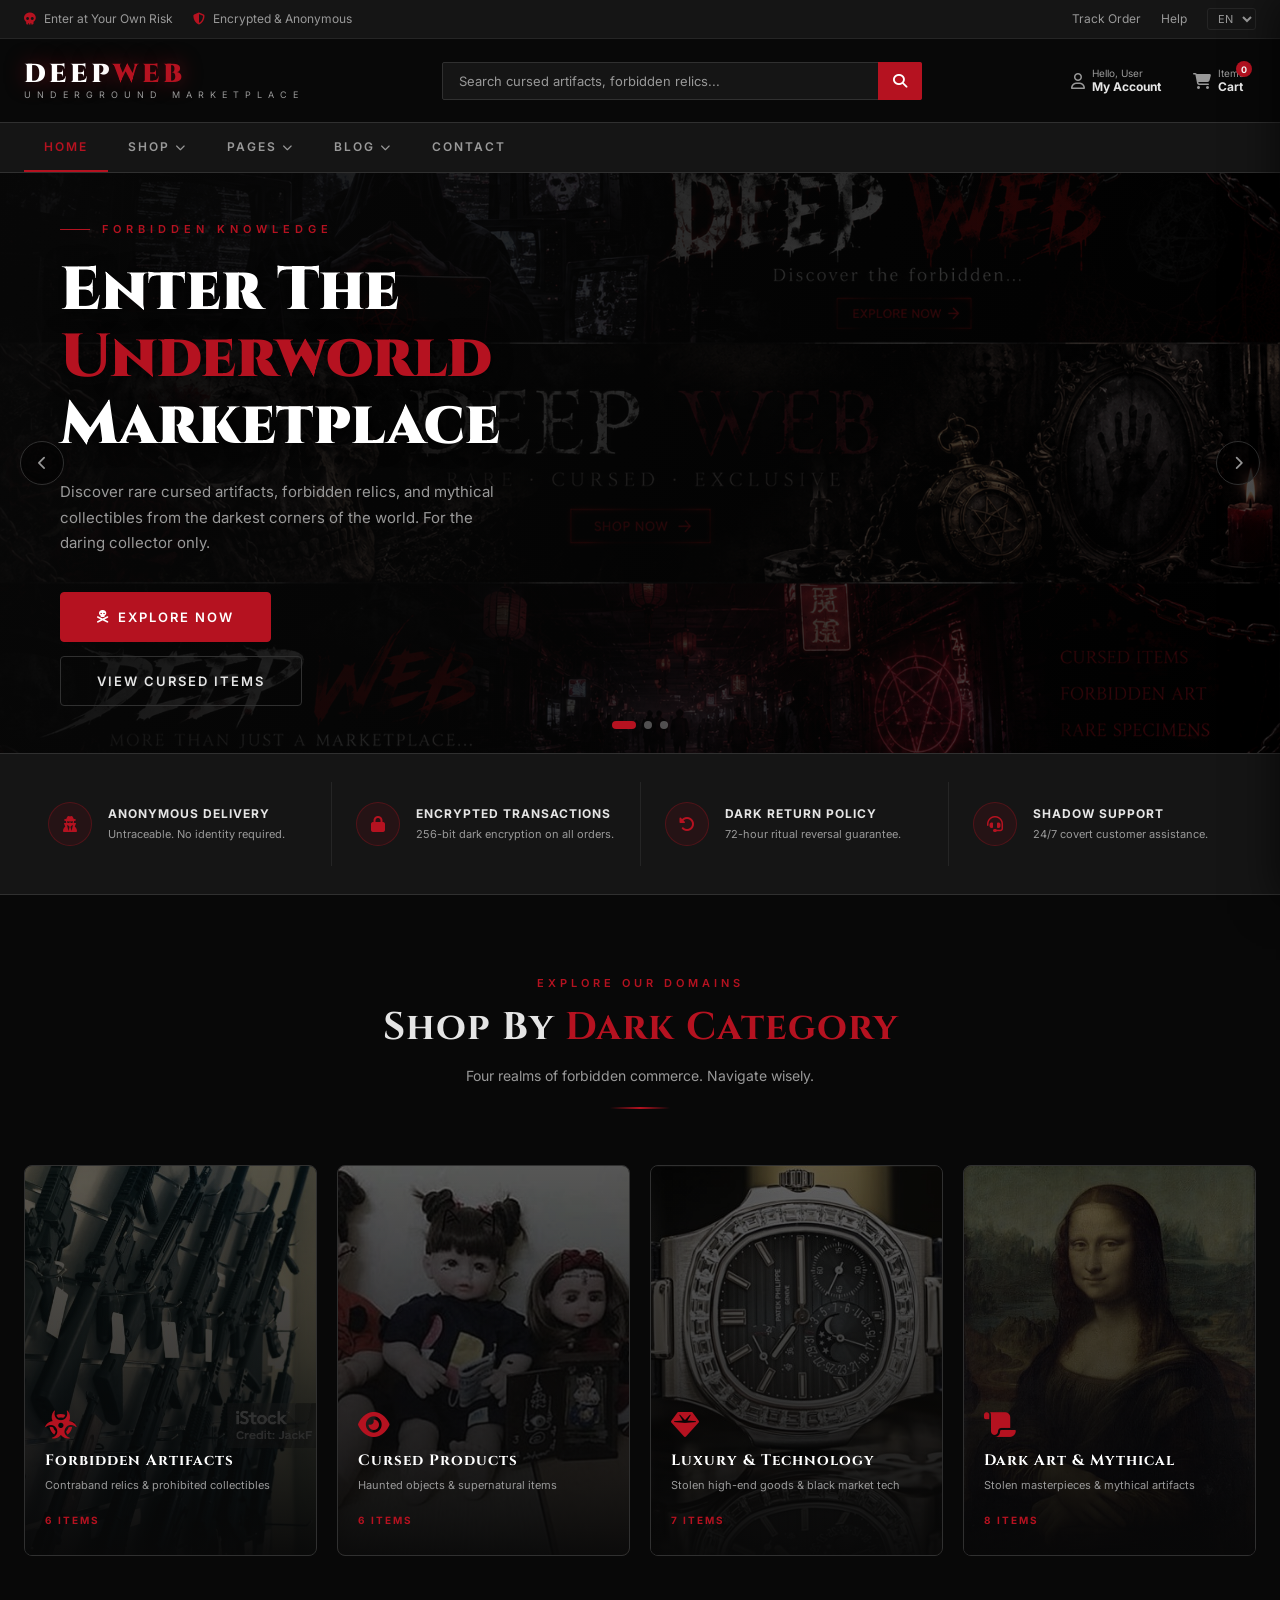
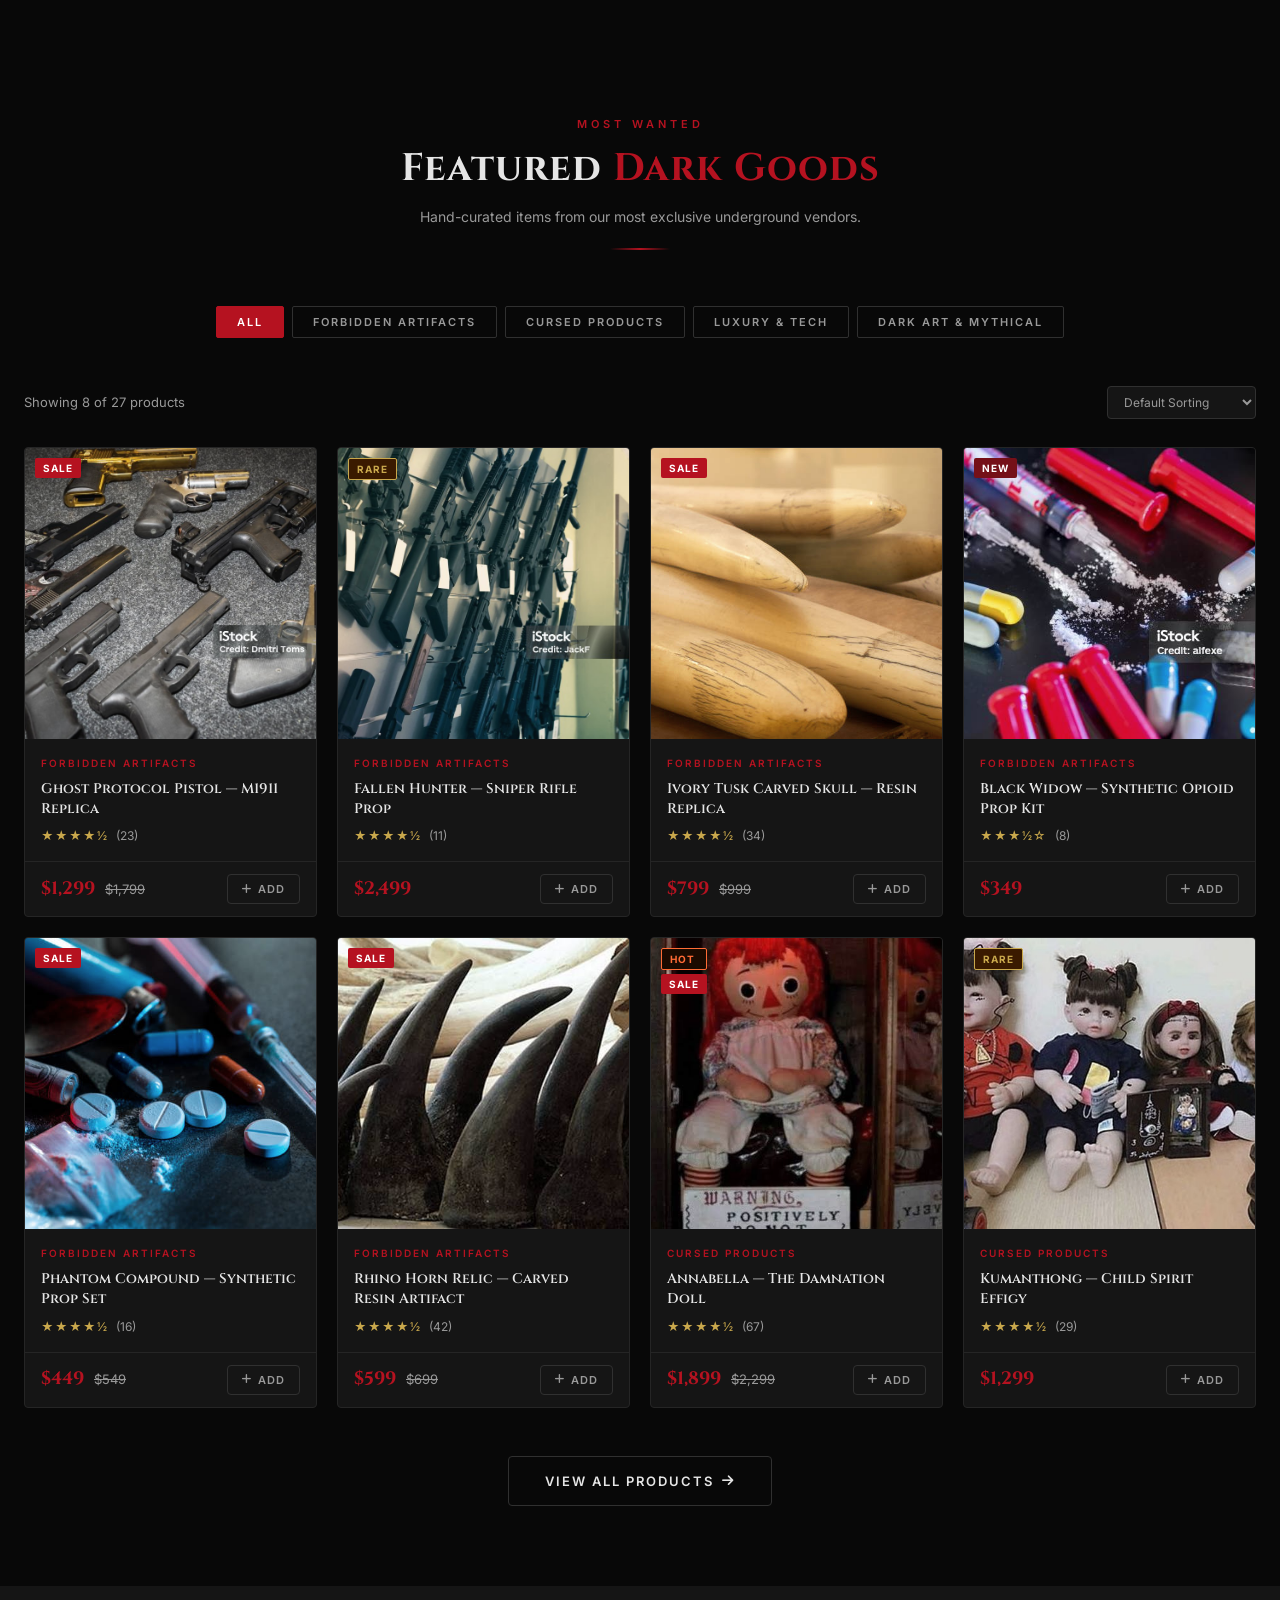
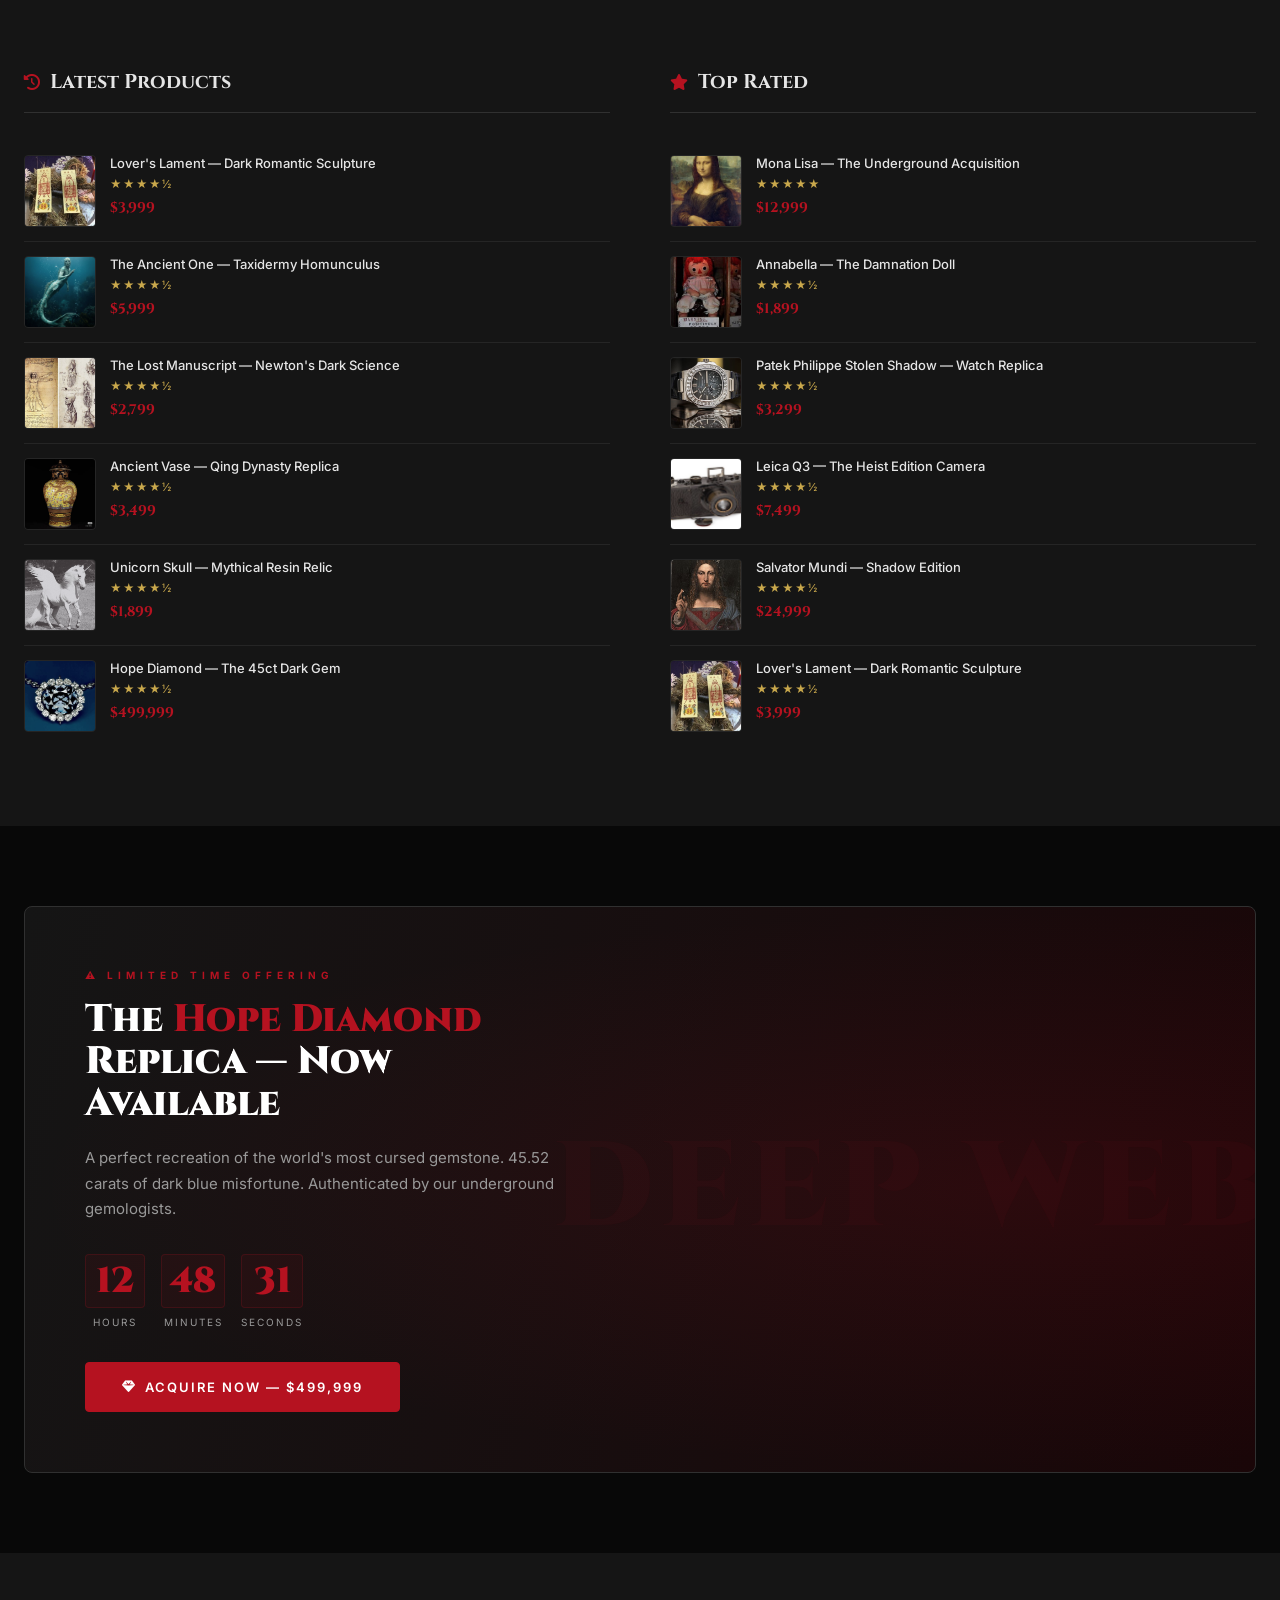
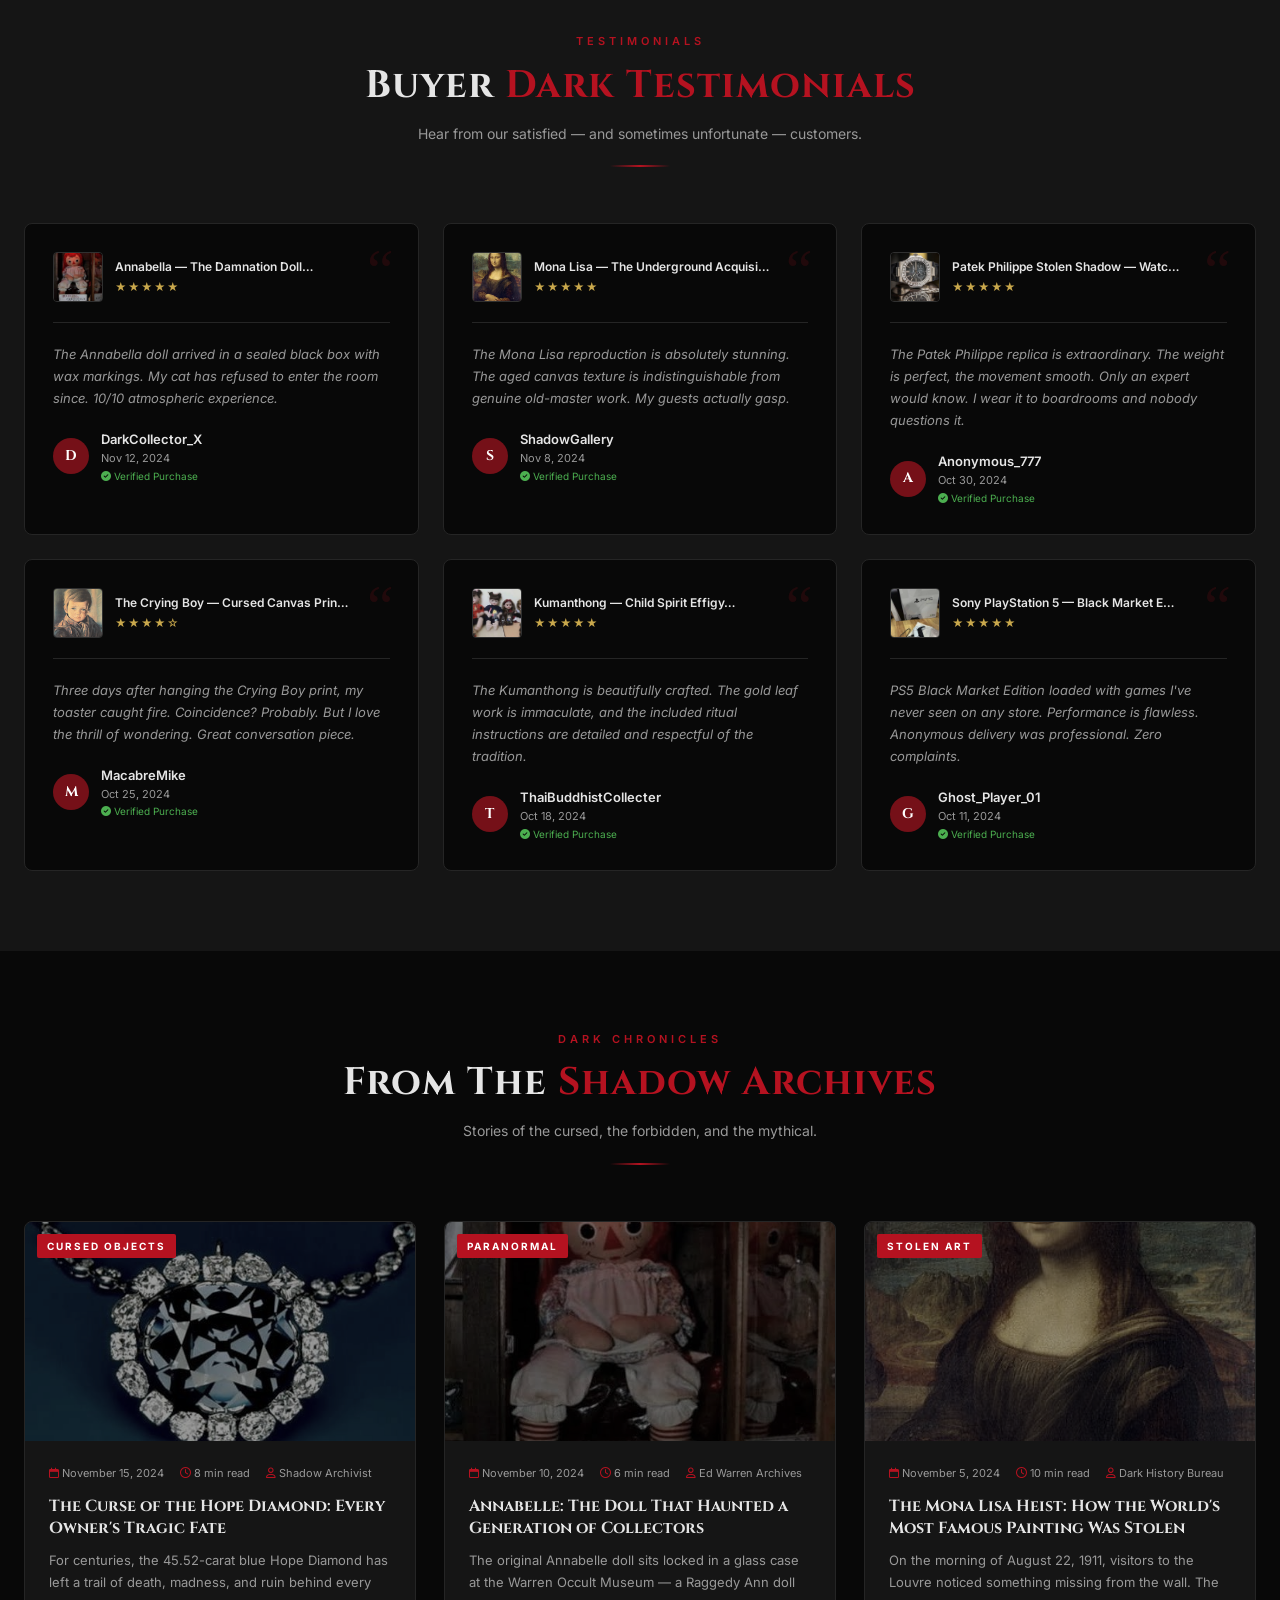
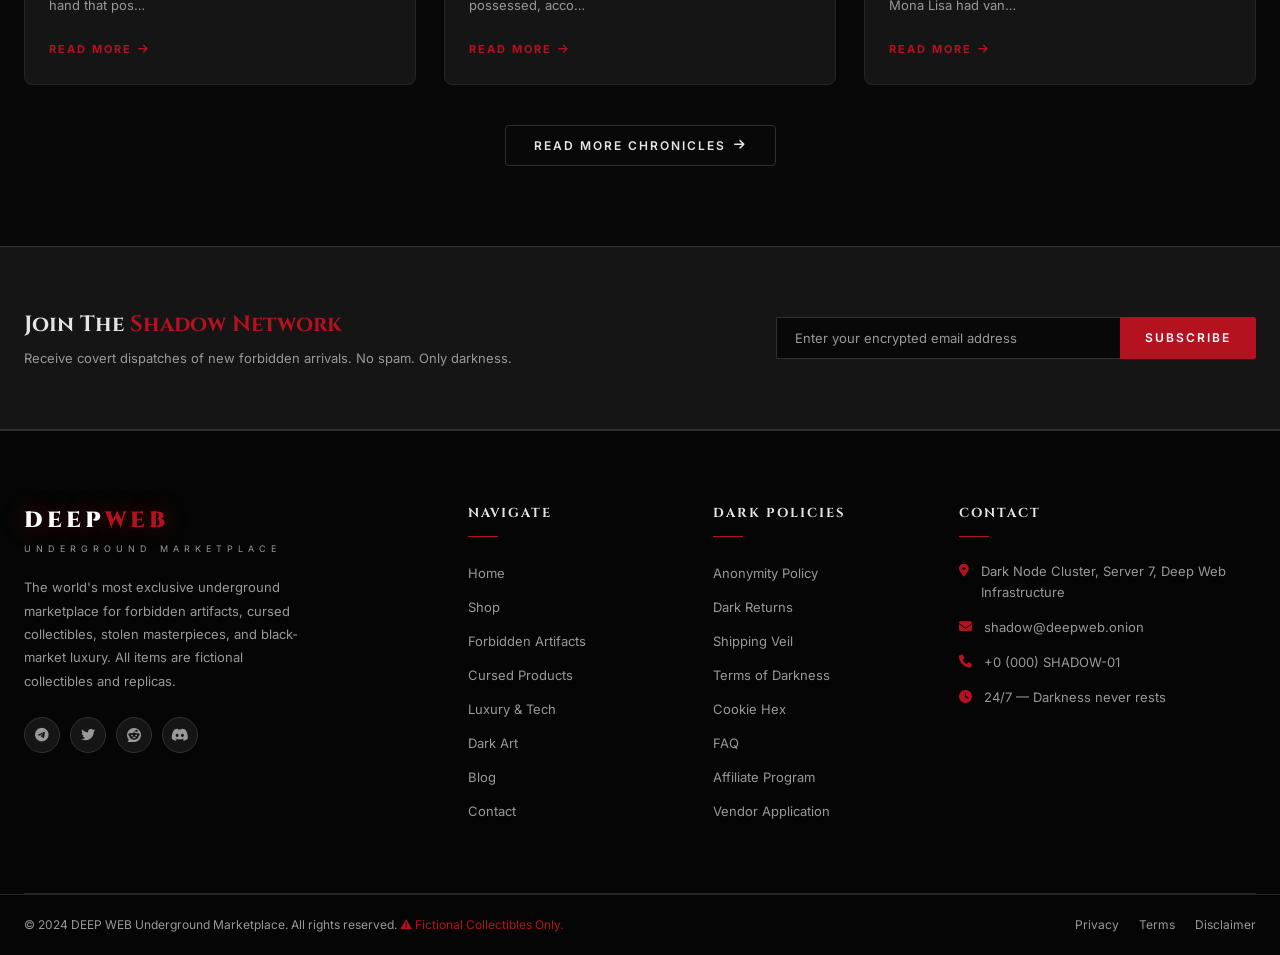
<file: index.html>
<!DOCTYPE html>
<html lang="en">
<head>
  <meta charset="UTF-8">
  <meta name="viewport" content="width=device-width, initial-scale=1.0">
  <title>DEEP WEB — Home</title>
  <link rel="preconnect" href="https://fonts.googleapis.com">
  <link href="https://fonts.googleapis.com/css2?family=Cinzel:wght@400;600;700;900&family=Inter:wght@300;400;500;600&family=Crimson+Text:ital,wght@0,400;0,600;1,400&display=swap" rel="stylesheet">
  <link rel="stylesheet" href="https://cdnjs.cloudflare.com/ajax/libs/font-awesome/6.5.0/css/all.min.css">

<link rel="stylesheet" href="Styles/style.css">
</head>
<body data-page="home">

<!-- ============================================================
     TOAST CONTAINER
     ============================================================ -->
<div id="toast-container"></div>

<!-- ============================================================
     CART DRAWER OVERLAY
     ============================================================ -->
<div class="drawer-overlay" id="drawer-overlay" onclick="closeCartDrawer()"></div>

<!-- ============================================================
     CART DRAWER
     ============================================================ -->
<div id="cart-drawer">
  <div class="drawer-header">
    <div class="drawer-title"><i class="fa-solid fa-skull"></i> Your Cart</div>
    <button class="drawer-close" onclick="closeCartDrawer()"><i class="fa-solid fa-xmark"></i></button>
  </div>
  <div class="drawer-items" id="drawer-items-list">
    <!-- Dynamic -->
  </div>
  <div class="drawer-footer" id="drawer-footer">
    <div class="drawer-total">
      <span class="drawer-total-label">Total</span>
      <span class="drawer-total-price" id="drawer-total-price">$0</span>
    </div>
    <div class="drawer-actions">
      <button class="btn btn-outline" onclick="navigateTo('cart')">View Cart</button>
      <button class="btn btn-primary" onclick="navigateTo('checkout')"><i class="fa-solid fa-lock"></i> Secure Checkout</button>
    </div>
  </div>
</div>

<!-- ============================================================
     TOP BAR
     ============================================================ -->
<div id="top-bar">
  <div class="container">
    <div class="top-bar-left">
      <span><i class="fa-solid fa-skull"></i> Enter at Your Own Risk</span>
      <span><i class="fa-solid fa-shield-halved"></i> Encrypted & Anonymous</span>
    </div>
    <div class="top-bar-right">
      <a href="#">Track Order</a>
      <a href="#">Help</a>
      <select class="lang-select">
        <option>EN</option>
        <option>FR</option>
        <option>DE</option>
        <option>ES</option>
      </select>
    </div>
  </div>
</div>

<!-- ============================================================
     HEADER
     ============================================================ -->
<header id="header">
  <div class="container">
    <a class="logo" href="#" onclick="navigateTo('home')">
      <div class="logo-main">DEEP<span>WEB</span></div>
      <div class="logo-sub">Underground Marketplace</div>
    </a>

    <div class="header-search">
      <input type="text" id="search-input" placeholder="Search cursed artifacts, forbidden relics..." oninput="handleSearch(this.value)" onkeydown="if(event.key==='Enter'){performSearch()}">
      <button onclick="performSearch()"><i class="fa-solid fa-magnifying-glass"></i></button>
    </div>

    <div class="header-icons">
      <button class="header-icon-btn" onclick="navigateTo('home')">
        <i class="fa-regular fa-user"></i>
        <span class="label"><span style="font-size:10px;color:var(--text2)">Hello, User</span><strong>My Account</strong></span>
      </button>
      <button class="header-icon-btn" onclick="openCartDrawer()" style="position:relative">
        <i class="fa-solid fa-cart-shopping"></i>
        <span class="label"><span style="font-size:10px;color:var(--text2)">Items</span><strong>Cart</strong></span>
        <span class="cart-count" id="cart-count">0</span>
      </button>
      <button class="menu-toggle" id="menu-toggle" onclick="toggleMobileMenu()">
        <span></span><span></span><span></span>
      </button>
    </div>
  </div>
</header>

<!-- ============================================================
     NAVIGATION
     ============================================================ -->
<nav id="navbar">
  <div class="container">
    <ul class="nav-list" id="nav-list">
      <li class="nav-item">
        <a href="#" class="nav-link active" data-page="home" onclick="navigateTo('home');return false">Home</a>
      </li>
      <li class="nav-item">
        <a href="#" class="nav-link" data-page="shop" onclick="navigateTo('shop');return false">
          Shop <i class="fa-solid fa-chevron-down"></i>
        </a>
        <div class="nav-dropdown">
          <a href="#" onclick="navigateTo('shop');return false">All Products</a>
          <a href="#" onclick="navigateTo('shop','forbidden');return false">Forbidden Artifacts</a>
          <a href="#" onclick="navigateTo('shop','cursed');return false">Cursed Products</a>
          <a href="#" onclick="navigateTo('shop','luxury');return false">Luxury & Technology</a>
          <a href="#" onclick="navigateTo('shop','dark-art');return false">Dark Art & Mythical</a>
        </div>
      </li>
      <li class="nav-item">
        <a href="#" class="nav-link">
          Pages <i class="fa-solid fa-chevron-down"></i>
        </a>
        <div class="nav-dropdown">
          <a href="#" onclick="navigateTo('detail',0);return false">Product Detail</a>
          <a href="#" onclick="navigateTo('cart');return false">Shopping Cart</a>
          <a href="#" onclick="navigateTo('checkout');return false">Checkout</a>
          <a href="#" onclick="navigateTo('contact');return false">Contact</a>
        </div>
      </li>
      <li class="nav-item">
        <a href="#" class="nav-link" data-page="blog" onclick="navigateTo('blog');return false">
          Blog <i class="fa-solid fa-chevron-down"></i>
        </a>
        <div class="nav-dropdown">
          <a href="#" onclick="navigateTo('blog');return false">Blog Listing</a>
          <a href="#" onclick="navigateTo('blog-detail',0);return false">Blog Detail</a>
        </div>
      </li>
      <li class="nav-item">
        <a href="#" class="nav-link" data-page="contact" onclick="navigateTo('contact');return false">Contact</a>
      </li>
    </ul>
  </div>
</nav>

<!-- Mobile Nav -->
<div id="mobile-nav">
  <ul class="mobile-nav-list">
    <li><a href="#" onclick="navigateTo('home');toggleMobileMenu();return false">Home</a></li>
    <li><a href="#" onclick="navigateTo('shop');toggleMobileMenu();return false">Shop – All</a></li>
    <li><a href="#" onclick="navigateTo('shop','forbidden');toggleMobileMenu();return false">Shop – Forbidden Artifacts</a></li>
    <li><a href="#" onclick="navigateTo('shop','cursed');toggleMobileMenu();return false">Shop – Cursed Products</a></li>
    <li><a href="#" onclick="navigateTo('shop','luxury');toggleMobileMenu();return false">Shop – Luxury & Tech</a></li>
    <li><a href="#" onclick="navigateTo('shop','dark-art');toggleMobileMenu();return false">Shop – Dark Art</a></li>
    <li><a href="#" onclick="navigateTo('cart');toggleMobileMenu();return false">Cart</a></li>
    <li><a href="#" onclick="navigateTo('checkout');toggleMobileMenu();return false">Checkout</a></li>
    <li><a href="#" onclick="navigateTo('blog');toggleMobileMenu();return false">Blog</a></li>
    <li><a href="#" onclick="navigateTo('contact');toggleMobileMenu();return false">Contact</a></li>
  </ul>
</div>

<!-- ============================================================
     MAIN CONTENT PAGES
     ============================================================ -->
<main id="main-content">

  <!-- ========== HOME PAGE ========== -->
  <div class="page active" id="page-home">

    <!-- HERO BANNER -->
    <section id="hero">
      <div class="hero-slider" id="hero-slider">
        <!-- Slide 1 -->
        <div class="hero-slide active" id="slide-0">
          <img src="images/Bannner/banner01.jpg" alt="Deep Web Banner">
          <div class="hero-overlay"></div>
          <div class="hero-content">
            <div class="hero-eyebrow">Forbidden Knowledge</div>
            <h1>Enter The <span>Underworld</span> Marketplace</h1>
            <p>Discover rare cursed artifacts, forbidden relics, and mythical collectibles from the darkest corners of the world. For the daring collector only.</p>
            <div class="hero-actions">
              <button class="btn btn-primary btn-lg" onclick="navigateTo('shop')"><i class="fa-solid fa-skull-crossbones"></i> Explore Now</button>
              <button class="btn btn-outline btn-lg" onclick="navigateTo('shop','cursed')">View Cursed Items</button>
            </div>
          </div>
        </div>
        <!-- Slide 2 -->
        <div class="hero-slide" id="slide-1">
          <img src="images/Bannner/banner02.jpg" alt="Luxury Collectibles">
          <div class="hero-overlay"></div>
          <div class="hero-content">
            <div class="hero-eyebrow">Stolen Masterpieces</div>
            <h1>Legendary <span>Artifacts</span> & Lost Art</h1>
            <p>Acquire authenticated replicas of history's most infamous stolen artworks and forbidden antiquities. Certificates of dark provenance included.</p>
            <div class="hero-actions">
              <button class="btn btn-primary btn-lg" onclick="navigateTo('shop','dark-art')"><i class="fa-solid fa-scroll"></i> Browse Art</button>
              <button class="btn btn-outline btn-lg" onclick="navigateTo('shop')">All Products</button>
            </div>
          </div>
        </div>
        <!-- Slide 3 -->
        <div class="hero-slide" id="slide-2">
          <img src="images/Bannner/banner03.jpg" alt="Luxury Tech">
          <div class="hero-overlay"></div>
          <div class="hero-content">
            <div class="hero-eyebrow">Black Market Luxury</div>
            <h1>Exclusive <span>Luxury</span> & Tech Underground</h1>
            <p>High-end contraband technology and stolen luxury goods. Discreet packaging. Anonymous transactions. No questions asked.</p>
            <div class="hero-actions">
              <button class="btn btn-primary btn-lg" onclick="navigateTo('shop','luxury')"><i class="fa-solid fa-gem"></i> Shop Luxury</button>
              <button class="btn btn-outline btn-lg" onclick="navigateTo('shop')">Explore All</button>
            </div>
          </div>
        </div>
      </div>
      <!-- Controls -->
      <button class="slider-prev" onclick="prevSlide()"><i class="fa-solid fa-chevron-left"></i></button>
      <button class="slider-next" onclick="nextSlide()"><i class="fa-solid fa-chevron-right"></i></button>
      <div class="slider-dots">
        <button class="dot active" onclick="goToSlide(0)"></button>
        <button class="dot" onclick="goToSlide(1)"></button>
        <button class="dot" onclick="goToSlide(2)"></button>
      </div>
    </section>

    <!-- FEATURES STRIP -->
    <section id="features-strip">
      <div class="container">
        <div class="features-grid">
          <div class="feature-item">
            <div class="feature-icon"><i class="fa-solid fa-user-secret"></i></div>
            <div class="feature-text">
              <h4>Anonymous Delivery</h4>
              <p>Untraceable. No identity required.</p>
            </div>
          </div>
          <div class="feature-item">
            <div class="feature-icon"><i class="fa-solid fa-lock"></i></div>
            <div class="feature-text">
              <h4>Encrypted Transactions</h4>
              <p>256-bit dark encryption on all orders.</p>
            </div>
          </div>
          <div class="feature-item">
            <div class="feature-icon"><i class="fa-solid fa-rotate-left"></i></div>
            <div class="feature-text">
              <h4>Dark Return Policy</h4>
              <p>72-hour ritual reversal guarantee.</p>
            </div>
          </div>
          <div class="feature-item">
            <div class="feature-icon"><i class="fa-solid fa-headset"></i></div>
            <div class="feature-text">
              <h4>Shadow Support</h4>
              <p>24/7 covert customer assistance.</p>
            </div>
          </div>
        </div>
      </div>
    </section>

    <!-- CATEGORIES -->
    <section id="categories">
      <div class="container">
        <div class="section-header">
          <div class="eyebrow">Explore Our Domains</div>
          <h2>Shop By <span>Dark Category</span></h2>
          <p>Four realms of forbidden commerce. Navigate wisely.</p>
          <div class="section-divider"></div>
        </div>
        <div class="categories-grid">
          <div class="category-card" onclick="navigateTo('shop','forbidden')">
            <img src="images/01_HangHoa/súng trường.jpg" alt="Forbidden Artifacts">
            <div class="category-overlay"></div>
            <div class="category-info">
              <i class="fa-solid fa-biohazard category-icon"></i>
              <h3>Forbidden Artifacts</h3>
              <p>Contraband relics & prohibited collectibles</p>
              <span class="category-count">6 Items</span>
            </div>
          </div>
          <div class="category-card" onclick="navigateTo('shop','cursed')">
            <img src="images/02_SanPhamBiNguyen/búp bê kumanthong.jpg" alt="Cursed Products">
            <div class="category-overlay"></div>
            <div class="category-info">
              <i class="fa-solid fa-eye category-icon"></i>
              <h3>Cursed Products</h3>
              <p>Haunted objects & supernatural items</p>
              <span class="category-count">6 Items</span>
            </div>
          </div>
          <div class="category-card" onclick="navigateTo('shop','luxury')">
            <img src="images/03_HangXaXiCongNghe/đồng hồ patek philipe bị đánh cắp.jpg" alt="Luxury & Technology">
            <div class="category-overlay"></div>
            <div class="category-info">
              <i class="fa-solid fa-gem category-icon"></i>
              <h3>Luxury & Technology</h3>
              <p>Stolen high-end goods & black market tech</p>
              <span class="category-count">7 Items</span>
            </div>
          </div>
          <div class="category-card" onclick="navigateTo('shop','dark-art')">
            <img src="images/04_NgheThuatCoVat/tranh nàng Mona Lisa.jpg" alt="Dark Art & Mythical Creatures">
            <div class="category-overlay"></div>
            <div class="category-info">
              <i class="fa-solid fa-scroll category-icon"></i>
              <h3>Dark Art & Mythical</h3>
              <p>Stolen masterpieces & mythical artifacts</p>
              <span class="category-count">8 Items</span>
            </div>
          </div>
        </div>
      </div>
    </section>

    <!-- FEATURED PRODUCTS -->
    <section id="featured-products">
      <div class="container">
        <div class="section-header">
          <div class="eyebrow">Most Wanted</div>
          <h2>Featured <span>Dark Goods</span></h2>
          <p>Hand-curated items from our most exclusive underground vendors.</p>
          <div class="section-divider"></div>
        </div>
        <div class="filter-tabs" id="featured-tabs">
          <button class="filter-tab active" onclick="filterProducts('all',this)">All</button>
          <button class="filter-tab" onclick="filterProducts('forbidden',this)">Forbidden Artifacts</button>
          <button class="filter-tab" onclick="filterProducts('cursed',this)">Cursed Products</button>
          <button class="filter-tab" onclick="filterProducts('luxury',this)">Luxury & Tech</button>
          <button class="filter-tab" onclick="filterProducts('dark-art',this)">Dark Art & Mythical</button>
        </div>
        <div class="products-toolbar">
          <span class="results-count" id="featured-count">Showing 8 of 27 products</span>
          <select class="sort-select" onchange="sortProducts(this.value,'featured-grid')">
            <option value="default">Default Sorting</option>
            <option value="price-asc">Price: Low to High</option>
            <option value="price-desc">Price: High to Low</option>
            <option value="rating">By Rating</option>
          </select>
        </div>
        <div class="products-grid" id="featured-grid">
          <!-- Dynamic -->
        </div>
        <div class="load-more-wrap">
          <button class="btn btn-outline btn-lg" onclick="navigateTo('shop')">View All Products <i class="fa-solid fa-arrow-right"></i></button>
        </div>
      </div>
    </section>

    <!-- LATEST + TOP RATED -->
    <section id="latest-top">
      <div class="container">
        <div class="split-cols">
          <div>
            <div class="sub-section-title"><i class="fa-solid fa-clock-rotate-left"></i> Latest Products</div>
            <div id="latest-list"><!-- Dynamic --></div>
          </div>
          <div>
            <div class="sub-section-title"><i class="fa-solid fa-star"></i> Top Rated</div>
            <div id="toprated-list"><!-- Dynamic --></div>
          </div>
        </div>
      </div>
    </section>

    <!-- PROMO BANNER -->
    <section id="promo-banner">
      <div class="container">
        <div class="promo-inner">
          <div class="promo-content">
            <div class="eyebrow">⚠ Limited Time Offering</div>
            <h2>The <span>Hope Diamond</span> Replica — Now Available</h2>
            <p>A perfect recreation of the world's most cursed gemstone. 45.52 carats of dark blue misfortune. Authenticated by our underground gemologists.</p>
            <div class="countdown" id="countdown">
              <div class="countdown-item"><span class="countdown-num" id="cd-hours">12</span><span class="countdown-label">Hours</span></div>
              <div class="countdown-item"><span class="countdown-num" id="cd-mins">48</span><span class="countdown-label">Minutes</span></div>
              <div class="countdown-item"><span class="countdown-num" id="cd-secs">33</span><span class="countdown-label">Seconds</span></div>
            </div>
            <button class="btn btn-primary btn-lg" onclick="addToCartById(21)"><i class="fa-solid fa-gem"></i> Acquire Now — $499,999</button>
          </div>
        </div>
      </div>
    </section>

    <!-- REVIEWS -->
    <section id="reviews">
      <div class="container">
        <div class="section-header">
          <div class="eyebrow">Testimonials</div>
          <h2>Buyer <span>Dark Testimonials</span></h2>
          <p>Hear from our satisfied — and sometimes unfortunate — customers.</p>
          <div class="section-divider"></div>
        </div>
        <div class="reviews-grid" id="reviews-grid">
          <!-- Dynamic -->
        </div>
      </div>
    </section>

    <!-- BLOG -->
    <section id="blog">
      <div class="container">
        <div class="section-header">
          <div class="eyebrow">Dark Chronicles</div>
          <h2>From The <span>Shadow Archives</span></h2>
          <p>Stories of the cursed, the forbidden, and the mythical.</p>
          <div class="section-divider"></div>
        </div>
        <div class="blog-grid" id="home-blog-grid">
          <!-- Dynamic -->
        </div>
        <div class="load-more-wrap" style="margin-top:40px">
          <button class="btn btn-outline" onclick="navigateTo('blog')">Read More Chronicles <i class="fa-solid fa-arrow-right"></i></button>
        </div>
      </div>
    </section>

    <!-- NEWSLETTER -->
    <section id="newsletter">
      <div class="container">
        <div class="newsletter-inner">
          <div class="newsletter-text">
            <h3>Join The <span>Shadow Network</span></h3>
            <p>Receive covert dispatches of new forbidden arrivals. No spam. Only darkness.</p>
          </div>
          <form class="newsletter-form" onsubmit="handleNewsletter(event)">
            <input type="email" placeholder="Enter your encrypted email address" required>
            <button type="submit" class="btn btn-primary">Subscribe</button>
          </form>
        </div>
      </div>
    </section>

  </div><!-- /page-home -->

  <!-- ========== SHOP PAGE ========== -->
  <div class="page" id="page-shop">
    <div class="page-hero">
      <div class="container">
        <div class="breadcrumb">
          <a href="#" onclick="navigateTo('home');return false">Home</a>
          <i class="fa-solid fa-angle-right"></i>
          <span>Shop</span>
        </div>
        <h1 class="page-hero-title" style="margin-top:12px">Underground <span class="text-accent">Marketplace</span></h1>
      </div>
    </div>
    <div class="container">
      <div class="shop-layout">
        <!-- Sidebar -->
        <aside class="shop-sidebar">
          <div class="sidebar-widget">
            <div class="sidebar-title">Categories</div>
            <div class="sidebar-links" id="shop-category-links">
              <a href="#" class="active" onclick="shopFilterCategory('all',this);return false">All Products <span class="count">27</span></a>
              <a href="#" onclick="shopFilterCategory('forbidden',this);return false">Forbidden Artifacts <span class="count">6</span></a>
              <a href="#" onclick="shopFilterCategory('cursed',this);return false">Cursed Products <span class="count">6</span></a>
              <a href="#" onclick="shopFilterCategory('luxury',this);return false">Luxury & Technology <span class="count">7</span></a>
              <a href="#" onclick="shopFilterCategory('dark-art',this);return false">Dark Art & Mythical <span class="count">8</span></a>
            </div>
          </div>
          <div class="sidebar-widget">
            <div class="sidebar-title">Price Range</div>
            <div class="price-range-labels"><span>\$0</span><span id="price-max-label">\$9,999,999</span></div>
            <input type="range" class="price-slider" id="price-slider" min="0" max="9999999" value="9999999" step="1000" oninput="filterByPrice(this.value)">
          </div>
          <div class="sidebar-widget">
            <div class="sidebar-title">Tags</div>
            <div class="sidebar-tags">
              <span class="tag" onclick="shopFilterTag(this,'cursed')">Cursed</span>
              <span class="tag" onclick="shopFilterTag(this,'forbidden')">Forbidden</span>
              <span class="tag" onclick="shopFilterTag(this,'rare')">Rare</span>
              <span class="tag" onclick="shopFilterTag(this,'haunted')">Haunted</span>
              <span class="tag" onclick="shopFilterTag(this,'stolen')">Stolen</span>
              <span class="tag" onclick="shopFilterTag(this,'mythical')">Mythical</span>
              <span class="tag" onclick="shopFilterTag(this,'luxury')">Luxury</span>
              <span class="tag" onclick="shopFilterTag(this,'artifact')">Artifact</span>
            </div>
          </div>
        </aside>
        <!-- Products -->
        <div>
          <div class="products-toolbar">
            <span class="results-count" id="shop-count">Showing all 27 products</span>
            <select class="sort-select" onchange="sortProducts(this.value,'shop-grid')">
              <option value="default">Default Sorting</option>
              <option value="price-asc">Price: Low → High</option>
              <option value="price-desc">Price: High → Low</option>
              <option value="rating">By Rating</option>
              <option value="name">By Name</option>
            </select>
          </div>
          <div class="products-grid" id="shop-grid"><!-- Dynamic --></div>
        </div>
      </div>
    </div>
  </div><!-- /page-shop -->

  <!-- ========== DETAIL PAGE ========== -->
  <div class="page" id="page-detail">
    <div class="page-hero">
      <div class="container">
        <div class="breadcrumb">
          <a href="#" onclick="navigateTo('home');return false">Home</a>
          <i class="fa-solid fa-angle-right"></i>
          <a href="#" onclick="navigateTo('shop');return false">Shop</a>
          <i class="fa-solid fa-angle-right"></i>
          <span id="detail-breadcrumb">Product</span>
        </div>
      </div>
    </div>
    <div class="container">
      <div class="detail-layout" id="detail-content"><!-- Dynamic --></div>
      <!-- Related Products -->
      <div style="padding-bottom:80px">
        <div class="sub-section-title" style="margin-bottom:28px"><i class="fa-solid fa-link"></i> Related Dark Items</div>
        <div class="products-grid" id="related-grid" style="grid-template-columns:repeat(4,1fr)"></div>
      </div>
    </div>
  </div><!-- /page-detail -->

  <!-- ========== CART PAGE ========== -->
  <div class="page" id="page-cart">
    <div class="page-hero">
      <div class="container">
        <div class="breadcrumb">
          <a href="#" onclick="navigateTo('home');return false">Home</a>
          <i class="fa-solid fa-angle-right"></i>
          <span>Shopping Cart</span>
        </div>
        <h1 class="page-hero-title" style="margin-top:12px">Your <span class="text-accent">Cart</span></h1>
      </div>
    </div>
    <div class="container">
      <div id="cart-page-content"><!-- Dynamic --></div>
    </div>
  </div><!-- /page-cart -->

  <!-- ========== CHECKOUT PAGE ========== -->
  <div class="page" id="page-checkout">
    <div class="page-hero">
      <div class="container">
        <div class="breadcrumb">
          <a href="#" onclick="navigateTo('home');return false">Home</a>
          <i class="fa-solid fa-angle-right"></i>
          <a href="#" onclick="navigateTo('cart');return false">Cart</a>
          <i class="fa-solid fa-angle-right"></i>
          <span>Checkout</span>
        </div>
        <h1 class="page-hero-title" style="margin-top:12px">Secure <span class="text-accent">Checkout</span></h1>
      </div>
    </div>
    <div class="container" id="checkout-content"><!-- Dynamic --></div>
  </div><!-- /page-checkout -->

  <!-- ========== BLOG LISTING PAGE ========== -->
  <div class="page" id="page-blog">
    <div class="page-hero">
      <div class="container">
        <div class="breadcrumb">
          <a href="#" onclick="navigateTo('home');return false">Home</a>
          <i class="fa-solid fa-angle-right"></i>
          <span>Shadow Archives</span>
        </div>
        <h1 class="page-hero-title" style="margin-top:12px">The <span class="text-accent">Shadow Archives</span></h1>
      </div>
    </div>
    <div class="container">
      <div class="blog-layout">
        <div class="blog-list" id="blog-list"><!-- Dynamic --></div>
        <aside class="blog-sidebar">
          <div class="sidebar-widget">
            <div class="sidebar-title">Recent Posts</div>
            <div id="recent-posts"><!-- Dynamic --></div>
          </div>
          <div class="sidebar-widget" style="margin-top:36px">
            <div class="sidebar-title">Categories</div>
            <div class="sidebar-links">
              <a href="#">Dark History <span class="count">4</span></a>
              <a href="#">Cursed Objects <span class="count">3</span></a>
              <a href="#">Stolen Art <span class="count">3</span></a>
              <a href="#">Paranormal <span class="count">2</span></a>
              <a href="#">Luxury Crime <span class="count">2</span></a>
            </div>
          </div>
          <div class="sidebar-widget" style="margin-top:36px">
            <div class="sidebar-title">Tags</div>
            <div class="sidebar-tags">
              <span class="tag">Cursed</span>
              <span class="tag">Haunted</span>
              <span class="tag">Stolen</span>
              <span class="tag">Mythology</span>
              <span class="tag">Dark</span>
              <span class="tag">Paranormal</span>
              <span class="tag">Forbidden</span>
            </div>
          </div>
        </aside>
      </div>
    </div>
  </div><!-- /page-blog -->

  <!-- ========== BLOG DETAIL PAGE ========== -->
  <div class="page" id="page-blog-detail">
    <div class="page-hero">
      <div class="container">
        <div class="breadcrumb">
          <a href="#" onclick="navigateTo('home');return false">Home</a>
          <i class="fa-solid fa-angle-right"></i>
          <a href="#" onclick="navigateTo('blog');return false">Shadow Archives</a>
          <i class="fa-solid fa-angle-right"></i>
          <span id="blog-detail-breadcrumb">Article</span>
        </div>
      </div>
    </div>
    <div class="container">
      <div class="blog-detail-layout">
        <article class="blog-detail-content" id="blog-detail-content"><!-- Dynamic --></article>
        <aside class="blog-sidebar">
          <div class="sidebar-widget">
            <div class="sidebar-title">Recent Posts</div>
            <div id="blog-detail-recent"><!-- Dynamic --></div>
          </div>
        </aside>
      </div>
    </div>
  </div><!-- /page-blog-detail -->

  <!-- ========== CONTACT PAGE ========== -->
  <div class="page" id="page-contact">
    <div class="page-hero">
      <div class="container">
        <div class="breadcrumb">
          <a href="#" onclick="navigateTo('home');return false">Home</a>
          <i class="fa-solid fa-angle-right"></i>
          <span>Contact</span>
        </div>
        <h1 class="page-hero-title" style="margin-top:12px">Contact <span class="text-accent">The Network</span></h1>
      </div>
    </div>
    <div class="container">
      <div class="contact-layout">
        <div class="contact-info">
          <h3>Reach Our Shadow Agents</h3>
          <p>All communications are encrypted and routed through seven layers of anonymization. Response time: 24–48 hours. No real names required.</p>
          <div class="contact-items">
            <div class="contact-item">
              <div class="contact-item-icon"><i class="fa-solid fa-location-dot"></i></div>
              <div>
                <div class="contact-item-label">Hidden Location</div>
                <div class="contact-item-val">Undisclosed — Server 7, Sector 13, Deep Web Node Cluster</div>
              </div>
            </div>
            <div class="contact-item">
              <div class="contact-item-icon"><i class="fa-solid fa-envelope"></i></div>
              <div>
                <div class="contact-item-label">Encrypted Email</div>
                <div class="contact-item-val">shadow@deepweb.onion</div>
              </div>
            </div>
            <div class="contact-item">
              <div class="contact-item-icon"><i class="fa-solid fa-phone"></i></div>
              <div>
                <div class="contact-item-label">Covert Line</div>
                <div class="contact-item-val">+0 (000) SHADOW-01 (Encrypted VoIP only)</div>
              </div>
            </div>
            <div class="contact-item">
              <div class="contact-item-icon"><i class="fa-solid fa-clock"></i></div>
              <div>
                <div class="contact-item-label">Operating Hours</div>
                <div class="contact-item-val">24/7 — The darkness never sleeps</div>
              </div>
            </div>
          </div>
        </div>
        <div class="contact-form-card">
          <div class="form-section-title">Send a Shadow Message</div>
          <form id="contact-form" onsubmit="handleContact(event)">
            <div class="form-row">
              <div class="form-group">
                <label class="form-label">Name / Alias <span class="req">*</span></label>
                <input type="text" class="form-control" placeholder="Your alias or codename" required>
              </div>
              <div class="form-group">
                <label class="form-label">Email <span class="req">*</span></label>
                <input type="email" class="form-control" placeholder="encrypted@email.com" required>
              </div>
            </div>
            <div class="form-group">
              <label class="form-label">Subject <span class="req">*</span></label>
              <input type="text" class="form-control" placeholder="Inquiry about a dark item..." required>
            </div>
            <div class="form-group">
              <label class="form-label">Message <span class="req">*</span></label>
              <textarea class="form-control form-textarea" placeholder="Describe your request in detail. The more specific, the better..." required></textarea>
            </div>
            <button type="submit" class="btn btn-primary" style="width:100%"><i class="fa-solid fa-paper-plane"></i> Send Encrypted Message</button>
          </form>
        </div>
      </div>
    </div>
  </div><!-- /page-contact -->

</main>

<!-- ============================================================
     FOOTER
     ============================================================ -->
<footer id="footer">
  <div class="container">
    <div class="footer-grid">
      <!-- Brand -->
      <div>
        <div class="footer-logo-wrap">
          <div class="logo-main">DEEP<span style="color:var(--accent)">WEB</span></div>
          <div class="logo-sub" style="font-size:9px;letter-spacing:5px;color:var(--text2);margin-top:4px">Underground Marketplace</div>
        </div>
        <p class="footer-desc">The world's most exclusive underground marketplace for forbidden artifacts, cursed collectibles, stolen masterpieces, and black-market luxury. All items are fictional collectibles and replicas.</p>
        <div class="footer-social">
          <a href="#" class="social-btn"><i class="fa-brands fa-telegram"></i></a>
          <a href="#" class="social-btn"><i class="fa-brands fa-twitter"></i></a>
          <a href="#" class="social-btn"><i class="fa-brands fa-reddit"></i></a>
          <a href="#" class="social-btn"><i class="fa-brands fa-discord"></i></a>
        </div>
      </div>
      <!-- Navigation -->
      <div>
        <div class="footer-heading">Navigate</div>
        <ul class="footer-links">
          <li><a href="#" onclick="navigateTo('home');return false">Home</a></li>
          <li><a href="#" onclick="navigateTo('shop');return false">Shop</a></li>
          <li><a href="#" onclick="navigateTo('shop','forbidden');return false">Forbidden Artifacts</a></li>
          <li><a href="#" onclick="navigateTo('shop','cursed');return false">Cursed Products</a></li>
          <li><a href="#" onclick="navigateTo('shop','luxury');return false">Luxury & Tech</a></li>
          <li><a href="#" onclick="navigateTo('shop','dark-art');return false">Dark Art</a></li>
          <li><a href="#" onclick="navigateTo('blog');return false">Blog</a></li>
          <li><a href="#" onclick="navigateTo('contact');return false">Contact</a></li>
        </ul>
      </div>
      <!-- Policies -->
      <div>
        <div class="footer-heading">Dark Policies</div>
        <ul class="footer-links">
          <li><a href="#">Anonymity Policy</a></li>
          <li><a href="#">Dark Returns</a></li>
          <li><a href="#">Shipping Veil</a></li>
          <li><a href="#">Terms of Darkness</a></li>
          <li><a href="#">Cookie Hex</a></li>
          <li><a href="#">FAQ</a></li>
          <li><a href="#">Affiliate Program</a></li>
          <li><a href="#">Vendor Application</a></li>
        </ul>
      </div>
      <!-- Contact -->
      <div>
        <div class="footer-heading">Contact</div>
        <ul class="footer-contact">
          <li><i class="fa-solid fa-location-dot"></i><span>Dark Node Cluster, Server 7, Deep Web Infrastructure</span></li>
          <li><i class="fa-solid fa-envelope"></i><span>shadow@deepweb.onion</span></li>
          <li><i class="fa-solid fa-phone"></i><span>+0 (000) SHADOW-01</span></li>
          <li><i class="fa-solid fa-clock"></i><span>24/7 — Darkness never rests</span></li>
        </ul>
      </div>
    </div>
  </div>
  <div style="border-top:1px solid var(--border2)">
    <div class="container">
      <div class="footer-bottom">
        <span>© 2024 DEEP WEB Underground Marketplace. All rights reserved. <span class="text-accent">⚠ Fictional Collectibles Only.</span></span>
        <div class="footer-bottom-links">
          <a href="#">Privacy</a>
          <a href="#">Terms</a>
          <a href="#">Disclaimer</a>
        </div>
      </div>
    </div>
  </div>
</footer>

<!-- ============================================================
     JAVASCRIPT
     ============================================================ -->
<script src="Scripts/script.js" defer></script>
</body>
</html>
</file>
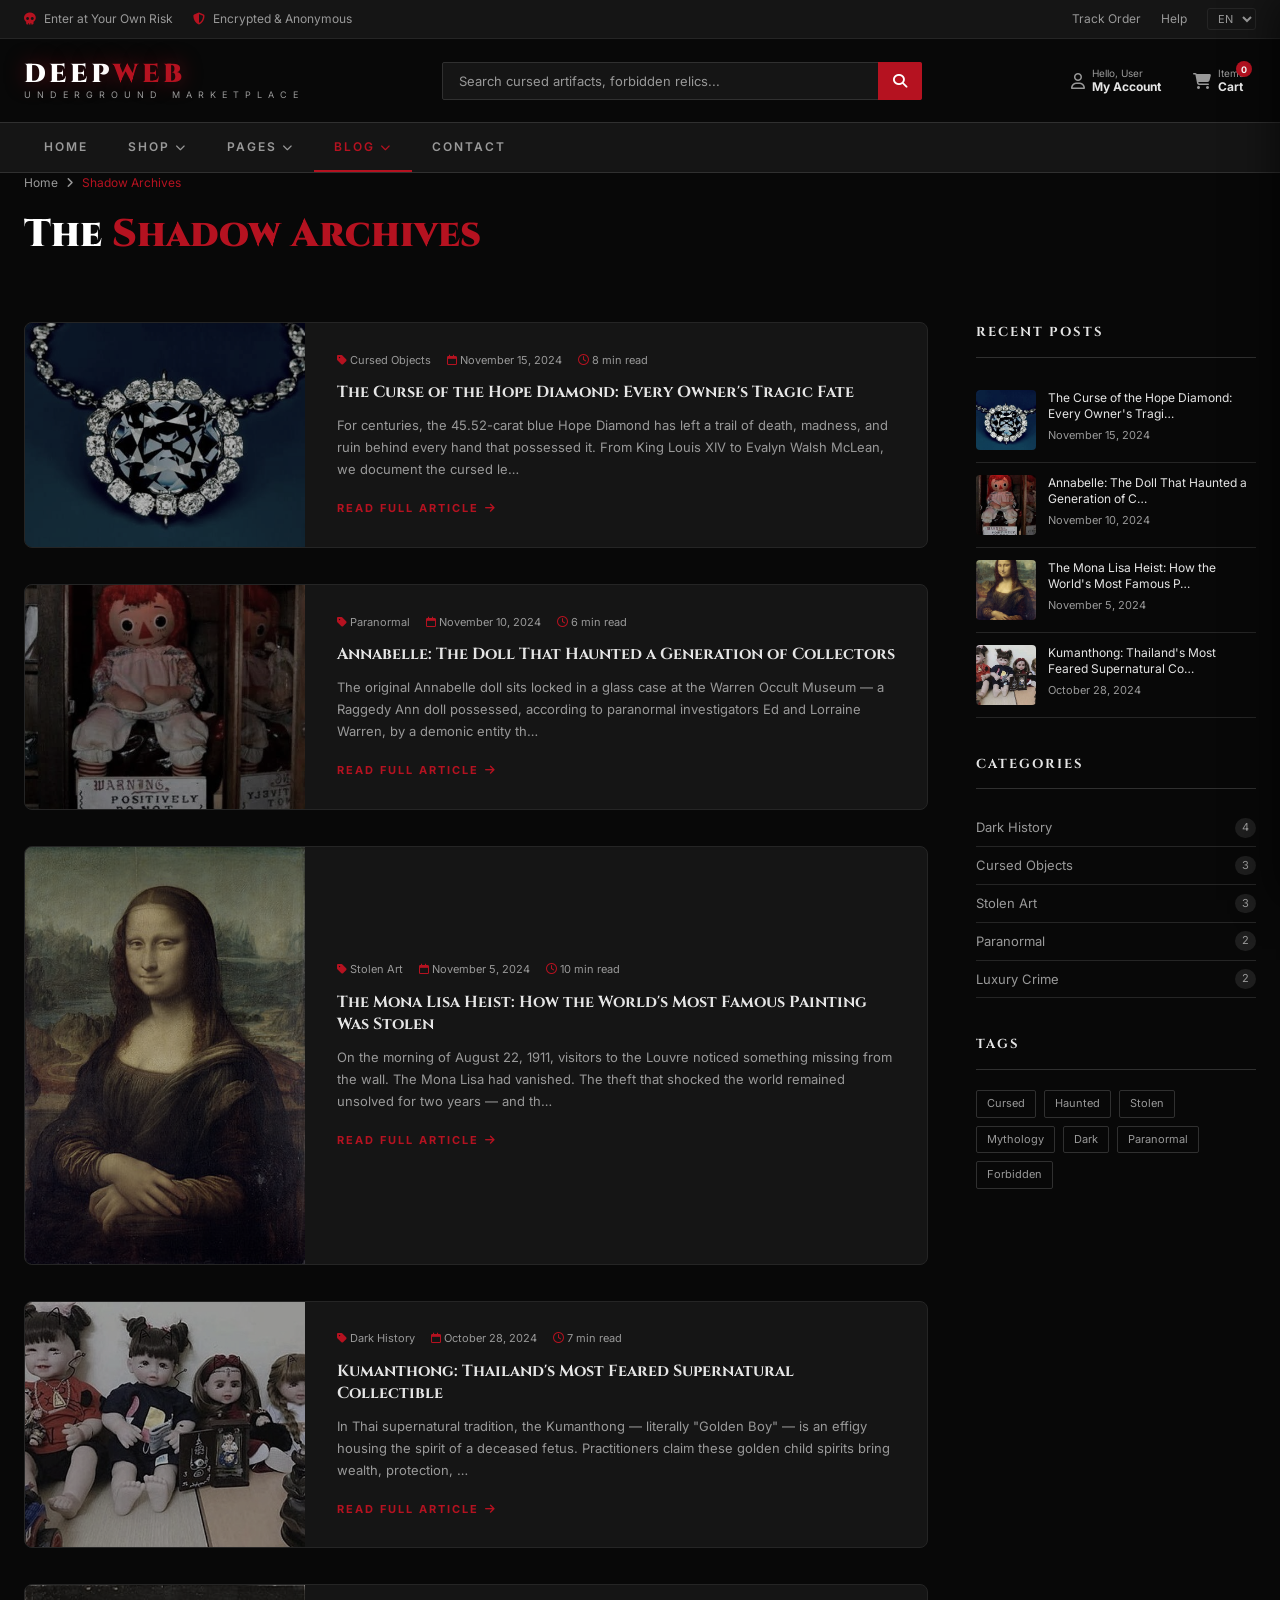
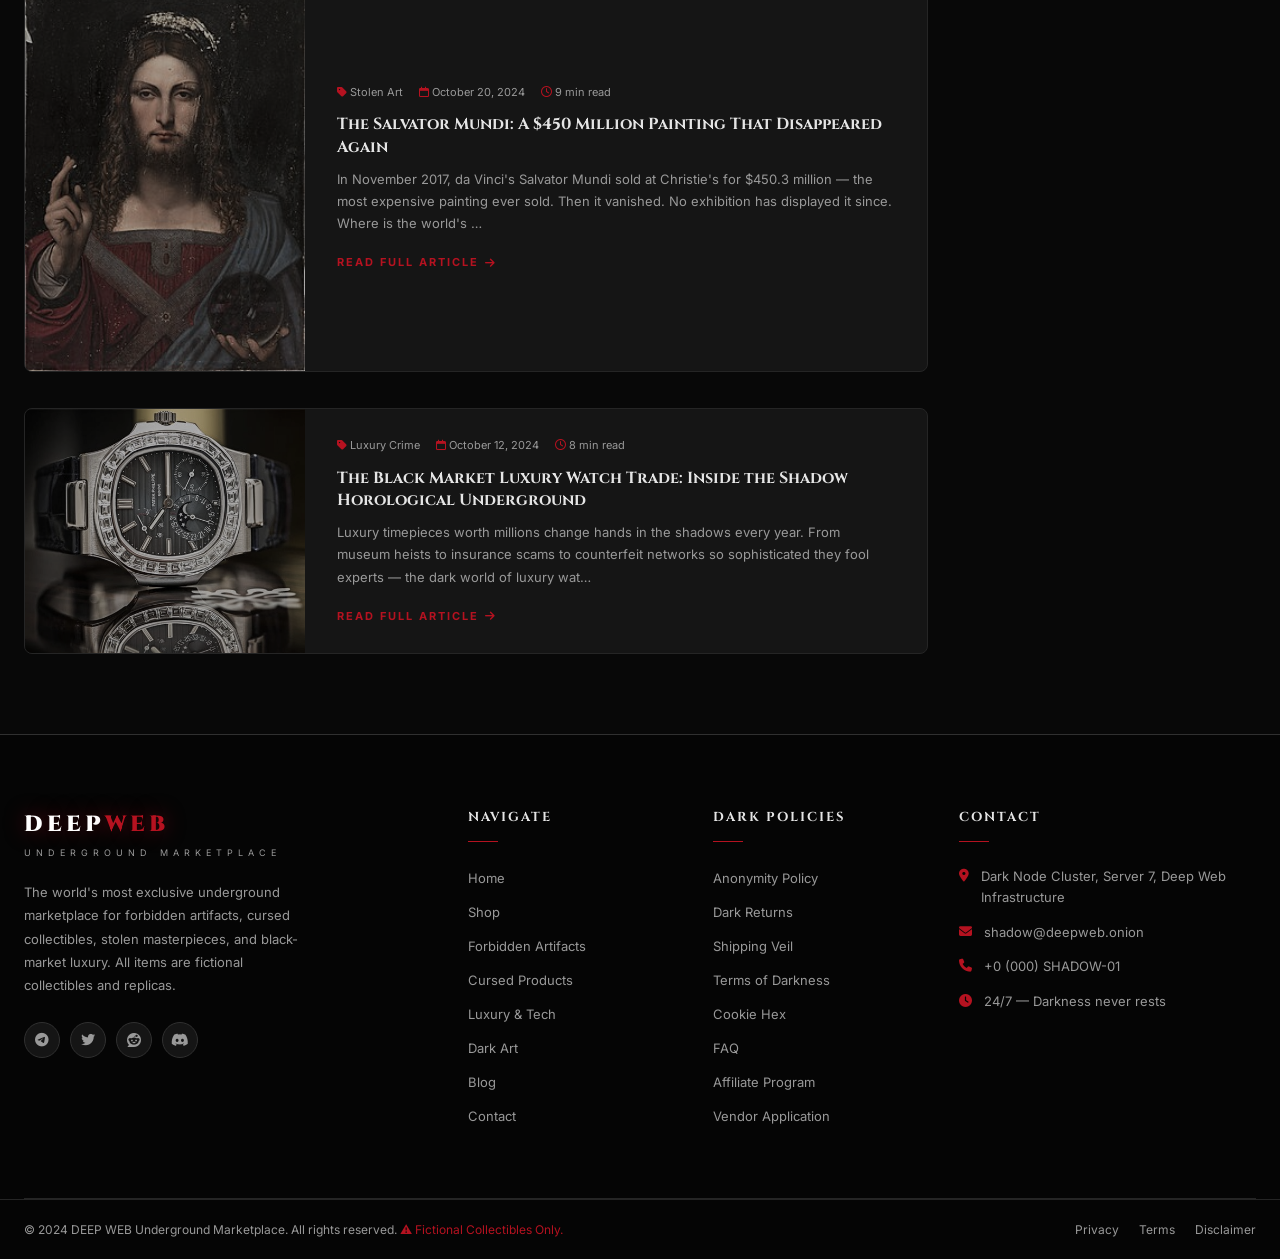
<file: blog.html>
<!DOCTYPE html>
<html lang="en">
<head>
  <meta charset="UTF-8">
  <meta name="viewport" content="width=device-width, initial-scale=1.0">
  <title>DEEP WEB — Blog</title>
  <link rel="preconnect" href="https://fonts.googleapis.com">
  <link href="https://fonts.googleapis.com/css2?family=Cinzel:wght@400;600;700;900&family=Inter:wght@300;400;500;600&family=Crimson+Text:ital,wght@0,400;0,600;1,400&display=swap" rel="stylesheet">
  <link rel="stylesheet" href="https://cdnjs.cloudflare.com/ajax/libs/font-awesome/6.5.0/css/all.min.css">

<link rel="stylesheet" href="Styles/style.css">
</head>
<body data-page="blog">

<!-- ============================================================
     TOAST CONTAINER
     ============================================================ -->
<div id="toast-container"></div>

<!-- ============================================================
     CART DRAWER OVERLAY
     ============================================================ -->
<div class="drawer-overlay" id="drawer-overlay" onclick="closeCartDrawer()"></div>

<!-- ============================================================
     CART DRAWER
     ============================================================ -->
<div id="cart-drawer">
  <div class="drawer-header">
    <div class="drawer-title"><i class="fa-solid fa-skull"></i> Your Cart</div>
    <button class="drawer-close" onclick="closeCartDrawer()"><i class="fa-solid fa-xmark"></i></button>
  </div>
  <div class="drawer-items" id="drawer-items-list">
    <!-- Dynamic -->
  </div>
  <div class="drawer-footer" id="drawer-footer">
    <div class="drawer-total">
      <span class="drawer-total-label">Total</span>
      <span class="drawer-total-price" id="drawer-total-price">$0</span>
    </div>
    <div class="drawer-actions">
      <button class="btn btn-outline" onclick="navigateTo('cart')">View Cart</button>
      <button class="btn btn-primary" onclick="navigateTo('checkout')"><i class="fa-solid fa-lock"></i> Secure Checkout</button>
    </div>
  </div>
</div>

<!-- ============================================================
     TOP BAR
     ============================================================ -->
<div id="top-bar">
  <div class="container">
    <div class="top-bar-left">
      <span><i class="fa-solid fa-skull"></i> Enter at Your Own Risk</span>
      <span><i class="fa-solid fa-shield-halved"></i> Encrypted & Anonymous</span>
    </div>
    <div class="top-bar-right">
      <a href="#">Track Order</a>
      <a href="#">Help</a>
      <select class="lang-select">
        <option>EN</option>
        <option>FR</option>
        <option>DE</option>
        <option>ES</option>
      </select>
    </div>
  </div>
</div>

<!-- ============================================================
     HEADER
     ============================================================ -->
<header id="header">
  <div class="container">
    <a class="logo" href="#" onclick="navigateTo('home')">
      <div class="logo-main">DEEP<span>WEB</span></div>
      <div class="logo-sub">Underground Marketplace</div>
    </a>

    <div class="header-search">
      <input type="text" id="search-input" placeholder="Search cursed artifacts, forbidden relics..." oninput="handleSearch(this.value)" onkeydown="if(event.key==='Enter'){performSearch()}">
      <button onclick="performSearch()"><i class="fa-solid fa-magnifying-glass"></i></button>
    </div>

    <div class="header-icons">
      <button class="header-icon-btn" onclick="navigateTo('home')">
        <i class="fa-regular fa-user"></i>
        <span class="label"><span style="font-size:10px;color:var(--text2)">Hello, User</span><strong>My Account</strong></span>
      </button>
      <button class="header-icon-btn" onclick="openCartDrawer()" style="position:relative">
        <i class="fa-solid fa-cart-shopping"></i>
        <span class="label"><span style="font-size:10px;color:var(--text2)">Items</span><strong>Cart</strong></span>
        <span class="cart-count" id="cart-count">0</span>
      </button>
      <button class="menu-toggle" id="menu-toggle" onclick="toggleMobileMenu()">
        <span></span><span></span><span></span>
      </button>
    </div>
  </div>
</header>

<!-- ============================================================
     NAVIGATION
     ============================================================ -->
<nav id="navbar">
  <div class="container">
    <ul class="nav-list" id="nav-list">
      <li class="nav-item">
        <a href="#" class="nav-link active" data-page="home" onclick="navigateTo('home');return false">Home</a>
      </li>
      <li class="nav-item">
        <a href="#" class="nav-link" data-page="shop" onclick="navigateTo('shop');return false">
          Shop <i class="fa-solid fa-chevron-down"></i>
        </a>
        <div class="nav-dropdown">
          <a href="#" onclick="navigateTo('shop');return false">All Products</a>
          <a href="#" onclick="navigateTo('shop','forbidden');return false">Forbidden Artifacts</a>
          <a href="#" onclick="navigateTo('shop','cursed');return false">Cursed Products</a>
          <a href="#" onclick="navigateTo('shop','luxury');return false">Luxury & Technology</a>
          <a href="#" onclick="navigateTo('shop','dark-art');return false">Dark Art & Mythical</a>
        </div>
      </li>
      <li class="nav-item">
        <a href="#" class="nav-link">
          Pages <i class="fa-solid fa-chevron-down"></i>
        </a>
        <div class="nav-dropdown">
          <a href="#" onclick="navigateTo('detail',0);return false">Product Detail</a>
          <a href="#" onclick="navigateTo('cart');return false">Shopping Cart</a>
          <a href="#" onclick="navigateTo('checkout');return false">Checkout</a>
          <a href="#" onclick="navigateTo('contact');return false">Contact</a>
        </div>
      </li>
      <li class="nav-item">
        <a href="#" class="nav-link" data-page="blog" onclick="navigateTo('blog');return false">
          Blog <i class="fa-solid fa-chevron-down"></i>
        </a>
        <div class="nav-dropdown">
          <a href="#" onclick="navigateTo('blog');return false">Blog Listing</a>
          <a href="#" onclick="navigateTo('blog-detail',0);return false">Blog Detail</a>
        </div>
      </li>
      <li class="nav-item">
        <a href="#" class="nav-link" data-page="contact" onclick="navigateTo('contact');return false">Contact</a>
      </li>
    </ul>
  </div>
</nav>

<!-- Mobile Nav -->
<div id="mobile-nav">
  <ul class="mobile-nav-list">
    <li><a href="#" onclick="navigateTo('home');toggleMobileMenu();return false">Home</a></li>
    <li><a href="#" onclick="navigateTo('shop');toggleMobileMenu();return false">Shop – All</a></li>
    <li><a href="#" onclick="navigateTo('shop','forbidden');toggleMobileMenu();return false">Shop – Forbidden Artifacts</a></li>
    <li><a href="#" onclick="navigateTo('shop','cursed');toggleMobileMenu();return false">Shop – Cursed Products</a></li>
    <li><a href="#" onclick="navigateTo('shop','luxury');toggleMobileMenu();return false">Shop – Luxury & Tech</a></li>
    <li><a href="#" onclick="navigateTo('shop','dark-art');toggleMobileMenu();return false">Shop – Dark Art</a></li>
    <li><a href="#" onclick="navigateTo('cart');toggleMobileMenu();return false">Cart</a></li>
    <li><a href="#" onclick="navigateTo('checkout');toggleMobileMenu();return false">Checkout</a></li>
    <li><a href="#" onclick="navigateTo('blog');toggleMobileMenu();return false">Blog</a></li>
    <li><a href="#" onclick="navigateTo('contact');toggleMobileMenu();return false">Contact</a></li>
  </ul>
</div>

<!-- ============================================================
     MAIN CONTENT PAGES
     ============================================================ -->
<main id="main-content">

  <!-- ========== HOME PAGE ========== -->
  <div class="page active" id="page-home">

    <!-- HERO BANNER -->
    <section id="hero">
      <div class="hero-slider" id="hero-slider">
        <!-- Slide 1 -->
        <div class="hero-slide active" id="slide-0">
          <img src="images/Bannner/banner01.jpg" alt="Deep Web Banner">
          <div class="hero-overlay"></div>
          <div class="hero-content">
            <div class="hero-eyebrow">Forbidden Knowledge</div>
            <h1>Enter The <span>Underworld</span> Marketplace</h1>
            <p>Discover rare cursed artifacts, forbidden relics, and mythical collectibles from the darkest corners of the world. For the daring collector only.</p>
            <div class="hero-actions">
              <button class="btn btn-primary btn-lg" onclick="navigateTo('shop')"><i class="fa-solid fa-skull-crossbones"></i> Explore Now</button>
              <button class="btn btn-outline btn-lg" onclick="navigateTo('shop','cursed')">View Cursed Items</button>
            </div>
          </div>
        </div>
        <!-- Slide 2 -->
        <div class="hero-slide" id="slide-1">
          <img src="images/Bannner/banner02.jpg" alt="Luxury Collectibles">
          <div class="hero-overlay"></div>
          <div class="hero-content">
            <div class="hero-eyebrow">Stolen Masterpieces</div>
            <h1>Legendary <span>Artifacts</span> & Lost Art</h1>
            <p>Acquire authenticated replicas of history's most infamous stolen artworks and forbidden antiquities. Certificates of dark provenance included.</p>
            <div class="hero-actions">
              <button class="btn btn-primary btn-lg" onclick="navigateTo('shop','dark-art')"><i class="fa-solid fa-scroll"></i> Browse Art</button>
              <button class="btn btn-outline btn-lg" onclick="navigateTo('shop')">All Products</button>
            </div>
          </div>
        </div>
        <!-- Slide 3 -->
        <div class="hero-slide" id="slide-2">
          <img src="images/Bannner/banner03.jpg" alt="Luxury Tech">
          <div class="hero-overlay"></div>
          <div class="hero-content">
            <div class="hero-eyebrow">Black Market Luxury</div>
            <h1>Exclusive <span>Luxury</span> & Tech Underground</h1>
            <p>High-end contraband technology and stolen luxury goods. Discreet packaging. Anonymous transactions. No questions asked.</p>
            <div class="hero-actions">
              <button class="btn btn-primary btn-lg" onclick="navigateTo('shop','luxury')"><i class="fa-solid fa-gem"></i> Shop Luxury</button>
              <button class="btn btn-outline btn-lg" onclick="navigateTo('shop')">Explore All</button>
            </div>
          </div>
        </div>
      </div>
      <!-- Controls -->
      <button class="slider-prev" onclick="prevSlide()"><i class="fa-solid fa-chevron-left"></i></button>
      <button class="slider-next" onclick="nextSlide()"><i class="fa-solid fa-chevron-right"></i></button>
      <div class="slider-dots">
        <button class="dot active" onclick="goToSlide(0)"></button>
        <button class="dot" onclick="goToSlide(1)"></button>
        <button class="dot" onclick="goToSlide(2)"></button>
      </div>
    </section>

    <!-- FEATURES STRIP -->
    <section id="features-strip">
      <div class="container">
        <div class="features-grid">
          <div class="feature-item">
            <div class="feature-icon"><i class="fa-solid fa-user-secret"></i></div>
            <div class="feature-text">
              <h4>Anonymous Delivery</h4>
              <p>Untraceable. No identity required.</p>
            </div>
          </div>
          <div class="feature-item">
            <div class="feature-icon"><i class="fa-solid fa-lock"></i></div>
            <div class="feature-text">
              <h4>Encrypted Transactions</h4>
              <p>256-bit dark encryption on all orders.</p>
            </div>
          </div>
          <div class="feature-item">
            <div class="feature-icon"><i class="fa-solid fa-rotate-left"></i></div>
            <div class="feature-text">
              <h4>Dark Return Policy</h4>
              <p>72-hour ritual reversal guarantee.</p>
            </div>
          </div>
          <div class="feature-item">
            <div class="feature-icon"><i class="fa-solid fa-headset"></i></div>
            <div class="feature-text">
              <h4>Shadow Support</h4>
              <p>24/7 covert customer assistance.</p>
            </div>
          </div>
        </div>
      </div>
    </section>

    <!-- CATEGORIES -->
    <section id="categories">
      <div class="container">
        <div class="section-header">
          <div class="eyebrow">Explore Our Domains</div>
          <h2>Shop By <span>Dark Category</span></h2>
          <p>Four realms of forbidden commerce. Navigate wisely.</p>
          <div class="section-divider"></div>
        </div>
        <div class="categories-grid">
          <div class="category-card" onclick="navigateTo('shop','forbidden')">
            <img src="images/01_HangHoa/súng trường.jpg" alt="Forbidden Artifacts">
            <div class="category-overlay"></div>
            <div class="category-info">
              <i class="fa-solid fa-biohazard category-icon"></i>
              <h3>Forbidden Artifacts</h3>
              <p>Contraband relics & prohibited collectibles</p>
              <span class="category-count">6 Items</span>
            </div>
          </div>
          <div class="category-card" onclick="navigateTo('shop','cursed')">
            <img src="images/02_SanPhamBiNguyen/búp bê kumanthong.jpg" alt="Cursed Products">
            <div class="category-overlay"></div>
            <div class="category-info">
              <i class="fa-solid fa-eye category-icon"></i>
              <h3>Cursed Products</h3>
              <p>Haunted objects & supernatural items</p>
              <span class="category-count">6 Items</span>
            </div>
          </div>
          <div class="category-card" onclick="navigateTo('shop','luxury')">
            <img src="images/03_HangXaXiCongNghe/đồng hồ patek philipe bị đánh cắp.jpg" alt="Luxury & Technology">
            <div class="category-overlay"></div>
            <div class="category-info">
              <i class="fa-solid fa-gem category-icon"></i>
              <h3>Luxury & Technology</h3>
              <p>Stolen high-end goods & black market tech</p>
              <span class="category-count">7 Items</span>
            </div>
          </div>
          <div class="category-card" onclick="navigateTo('shop','dark-art')">
            <img src="images/04_NgheThuatCoVat/tranh nàng Mona Lisa.jpg" alt="Dark Art & Mythical Creatures">
            <div class="category-overlay"></div>
            <div class="category-info">
              <i class="fa-solid fa-scroll category-icon"></i>
              <h3>Dark Art & Mythical</h3>
              <p>Stolen masterpieces & mythical artifacts</p>
              <span class="category-count">8 Items</span>
            </div>
          </div>
        </div>
      </div>
    </section>

    <!-- FEATURED PRODUCTS -->
    <section id="featured-products">
      <div class="container">
        <div class="section-header">
          <div class="eyebrow">Most Wanted</div>
          <h2>Featured <span>Dark Goods</span></h2>
          <p>Hand-curated items from our most exclusive underground vendors.</p>
          <div class="section-divider"></div>
        </div>
        <div class="filter-tabs" id="featured-tabs">
          <button class="filter-tab active" onclick="filterProducts('all',this)">All</button>
          <button class="filter-tab" onclick="filterProducts('forbidden',this)">Forbidden Artifacts</button>
          <button class="filter-tab" onclick="filterProducts('cursed',this)">Cursed Products</button>
          <button class="filter-tab" onclick="filterProducts('luxury',this)">Luxury & Tech</button>
          <button class="filter-tab" onclick="filterProducts('dark-art',this)">Dark Art & Mythical</button>
        </div>
        <div class="products-toolbar">
          <span class="results-count" id="featured-count">Showing 8 of 27 products</span>
          <select class="sort-select" onchange="sortProducts(this.value,'featured-grid')">
            <option value="default">Default Sorting</option>
            <option value="price-asc">Price: Low to High</option>
            <option value="price-desc">Price: High to Low</option>
            <option value="rating">By Rating</option>
          </select>
        </div>
        <div class="products-grid" id="featured-grid">
          <!-- Dynamic -->
        </div>
        <div class="load-more-wrap">
          <button class="btn btn-outline btn-lg" onclick="navigateTo('shop')">View All Products <i class="fa-solid fa-arrow-right"></i></button>
        </div>
      </div>
    </section>

    <!-- LATEST + TOP RATED -->
    <section id="latest-top">
      <div class="container">
        <div class="split-cols">
          <div>
            <div class="sub-section-title"><i class="fa-solid fa-clock-rotate-left"></i> Latest Products</div>
            <div id="latest-list"><!-- Dynamic --></div>
          </div>
          <div>
            <div class="sub-section-title"><i class="fa-solid fa-star"></i> Top Rated</div>
            <div id="toprated-list"><!-- Dynamic --></div>
          </div>
        </div>
      </div>
    </section>

    <!-- PROMO BANNER -->
    <section id="promo-banner">
      <div class="container">
        <div class="promo-inner">
          <div class="promo-content">
            <div class="eyebrow">⚠ Limited Time Offering</div>
            <h2>The <span>Hope Diamond</span> Replica — Now Available</h2>
            <p>A perfect recreation of the world's most cursed gemstone. 45.52 carats of dark blue misfortune. Authenticated by our underground gemologists.</p>
            <div class="countdown" id="countdown">
              <div class="countdown-item"><span class="countdown-num" id="cd-hours">12</span><span class="countdown-label">Hours</span></div>
              <div class="countdown-item"><span class="countdown-num" id="cd-mins">48</span><span class="countdown-label">Minutes</span></div>
              <div class="countdown-item"><span class="countdown-num" id="cd-secs">33</span><span class="countdown-label">Seconds</span></div>
            </div>
            <button class="btn btn-primary btn-lg" onclick="addToCartById(21)"><i class="fa-solid fa-gem"></i> Acquire Now — $499,999</button>
          </div>
        </div>
      </div>
    </section>

    <!-- REVIEWS -->
    <section id="reviews">
      <div class="container">
        <div class="section-header">
          <div class="eyebrow">Testimonials</div>
          <h2>Buyer <span>Dark Testimonials</span></h2>
          <p>Hear from our satisfied — and sometimes unfortunate — customers.</p>
          <div class="section-divider"></div>
        </div>
        <div class="reviews-grid" id="reviews-grid">
          <!-- Dynamic -->
        </div>
      </div>
    </section>

    <!-- BLOG -->
    <section id="blog">
      <div class="container">
        <div class="section-header">
          <div class="eyebrow">Dark Chronicles</div>
          <h2>From The <span>Shadow Archives</span></h2>
          <p>Stories of the cursed, the forbidden, and the mythical.</p>
          <div class="section-divider"></div>
        </div>
        <div class="blog-grid" id="home-blog-grid">
          <!-- Dynamic -->
        </div>
        <div class="load-more-wrap" style="margin-top:40px">
          <button class="btn btn-outline" onclick="navigateTo('blog')">Read More Chronicles <i class="fa-solid fa-arrow-right"></i></button>
        </div>
      </div>
    </section>

    <!-- NEWSLETTER -->
    <section id="newsletter">
      <div class="container">
        <div class="newsletter-inner">
          <div class="newsletter-text">
            <h3>Join The <span>Shadow Network</span></h3>
            <p>Receive covert dispatches of new forbidden arrivals. No spam. Only darkness.</p>
          </div>
          <form class="newsletter-form" onsubmit="handleNewsletter(event)">
            <input type="email" placeholder="Enter your encrypted email address" required>
            <button type="submit" class="btn btn-primary">Subscribe</button>
          </form>
        </div>
      </div>
    </section>

  </div><!-- /page-home -->

  <!-- ========== SHOP PAGE ========== -->
  <div class="page" id="page-shop">
    <div class="page-hero">
      <div class="container">
        <div class="breadcrumb">
          <a href="#" onclick="navigateTo('home');return false">Home</a>
          <i class="fa-solid fa-angle-right"></i>
          <span>Shop</span>
        </div>
        <h1 class="page-hero-title" style="margin-top:12px">Underground <span class="text-accent">Marketplace</span></h1>
      </div>
    </div>
    <div class="container">
      <div class="shop-layout">
        <!-- Sidebar -->
        <aside class="shop-sidebar">
          <div class="sidebar-widget">
            <div class="sidebar-title">Categories</div>
            <div class="sidebar-links" id="shop-category-links">
              <a href="#" class="active" onclick="shopFilterCategory('all',this);return false">All Products <span class="count">27</span></a>
              <a href="#" onclick="shopFilterCategory('forbidden',this);return false">Forbidden Artifacts <span class="count">6</span></a>
              <a href="#" onclick="shopFilterCategory('cursed',this);return false">Cursed Products <span class="count">6</span></a>
              <a href="#" onclick="shopFilterCategory('luxury',this);return false">Luxury & Technology <span class="count">7</span></a>
              <a href="#" onclick="shopFilterCategory('dark-art',this);return false">Dark Art & Mythical <span class="count">8</span></a>
            </div>
          </div>
          <div class="sidebar-widget">
            <div class="sidebar-title">Price Range</div>
            <div class="price-range-labels"><span>\$0</span><span id="price-max-label">\$9,999,999</span></div>
            <input type="range" class="price-slider" id="price-slider" min="0" max="9999999" value="9999999" step="1000" oninput="filterByPrice(this.value)">
          </div>
          <div class="sidebar-widget">
            <div class="sidebar-title">Tags</div>
            <div class="sidebar-tags">
              <span class="tag" onclick="shopFilterTag(this,'cursed')">Cursed</span>
              <span class="tag" onclick="shopFilterTag(this,'forbidden')">Forbidden</span>
              <span class="tag" onclick="shopFilterTag(this,'rare')">Rare</span>
              <span class="tag" onclick="shopFilterTag(this,'haunted')">Haunted</span>
              <span class="tag" onclick="shopFilterTag(this,'stolen')">Stolen</span>
              <span class="tag" onclick="shopFilterTag(this,'mythical')">Mythical</span>
              <span class="tag" onclick="shopFilterTag(this,'luxury')">Luxury</span>
              <span class="tag" onclick="shopFilterTag(this,'artifact')">Artifact</span>
            </div>
          </div>
        </aside>
        <!-- Products -->
        <div>
          <div class="products-toolbar">
            <span class="results-count" id="shop-count">Showing all 27 products</span>
            <select class="sort-select" onchange="sortProducts(this.value,'shop-grid')">
              <option value="default">Default Sorting</option>
              <option value="price-asc">Price: Low → High</option>
              <option value="price-desc">Price: High → Low</option>
              <option value="rating">By Rating</option>
              <option value="name">By Name</option>
            </select>
          </div>
          <div class="products-grid" id="shop-grid"><!-- Dynamic --></div>
        </div>
      </div>
    </div>
  </div><!-- /page-shop -->

  <!-- ========== DETAIL PAGE ========== -->
  <div class="page" id="page-detail">
    <div class="page-hero">
      <div class="container">
        <div class="breadcrumb">
          <a href="#" onclick="navigateTo('home');return false">Home</a>
          <i class="fa-solid fa-angle-right"></i>
          <a href="#" onclick="navigateTo('shop');return false">Shop</a>
          <i class="fa-solid fa-angle-right"></i>
          <span id="detail-breadcrumb">Product</span>
        </div>
      </div>
    </div>
    <div class="container">
      <div class="detail-layout" id="detail-content"><!-- Dynamic --></div>
      <!-- Related Products -->
      <div style="padding-bottom:80px">
        <div class="sub-section-title" style="margin-bottom:28px"><i class="fa-solid fa-link"></i> Related Dark Items</div>
        <div class="products-grid" id="related-grid" style="grid-template-columns:repeat(4,1fr)"></div>
      </div>
    </div>
  </div><!-- /page-detail -->

  <!-- ========== CART PAGE ========== -->
  <div class="page" id="page-cart">
    <div class="page-hero">
      <div class="container">
        <div class="breadcrumb">
          <a href="#" onclick="navigateTo('home');return false">Home</a>
          <i class="fa-solid fa-angle-right"></i>
          <span>Shopping Cart</span>
        </div>
        <h1 class="page-hero-title" style="margin-top:12px">Your <span class="text-accent">Cart</span></h1>
      </div>
    </div>
    <div class="container">
      <div id="cart-page-content"><!-- Dynamic --></div>
    </div>
  </div><!-- /page-cart -->

  <!-- ========== CHECKOUT PAGE ========== -->
  <div class="page" id="page-checkout">
    <div class="page-hero">
      <div class="container">
        <div class="breadcrumb">
          <a href="#" onclick="navigateTo('home');return false">Home</a>
          <i class="fa-solid fa-angle-right"></i>
          <a href="#" onclick="navigateTo('cart');return false">Cart</a>
          <i class="fa-solid fa-angle-right"></i>
          <span>Checkout</span>
        </div>
        <h1 class="page-hero-title" style="margin-top:12px">Secure <span class="text-accent">Checkout</span></h1>
      </div>
    </div>
    <div class="container" id="checkout-content"><!-- Dynamic --></div>
  </div><!-- /page-checkout -->

  <!-- ========== BLOG LISTING PAGE ========== -->
  <div class="page" id="page-blog">
    <div class="page-hero">
      <div class="container">
        <div class="breadcrumb">
          <a href="#" onclick="navigateTo('home');return false">Home</a>
          <i class="fa-solid fa-angle-right"></i>
          <span>Shadow Archives</span>
        </div>
        <h1 class="page-hero-title" style="margin-top:12px">The <span class="text-accent">Shadow Archives</span></h1>
      </div>
    </div>
    <div class="container">
      <div class="blog-layout">
        <div class="blog-list" id="blog-list"><!-- Dynamic --></div>
        <aside class="blog-sidebar">
          <div class="sidebar-widget">
            <div class="sidebar-title">Recent Posts</div>
            <div id="recent-posts"><!-- Dynamic --></div>
          </div>
          <div class="sidebar-widget" style="margin-top:36px">
            <div class="sidebar-title">Categories</div>
            <div class="sidebar-links">
              <a href="#">Dark History <span class="count">4</span></a>
              <a href="#">Cursed Objects <span class="count">3</span></a>
              <a href="#">Stolen Art <span class="count">3</span></a>
              <a href="#">Paranormal <span class="count">2</span></a>
              <a href="#">Luxury Crime <span class="count">2</span></a>
            </div>
          </div>
          <div class="sidebar-widget" style="margin-top:36px">
            <div class="sidebar-title">Tags</div>
            <div class="sidebar-tags">
              <span class="tag">Cursed</span>
              <span class="tag">Haunted</span>
              <span class="tag">Stolen</span>
              <span class="tag">Mythology</span>
              <span class="tag">Dark</span>
              <span class="tag">Paranormal</span>
              <span class="tag">Forbidden</span>
            </div>
          </div>
        </aside>
      </div>
    </div>
  </div><!-- /page-blog -->

  <!-- ========== BLOG DETAIL PAGE ========== -->
  <div class="page" id="page-blog-detail">
    <div class="page-hero">
      <div class="container">
        <div class="breadcrumb">
          <a href="#" onclick="navigateTo('home');return false">Home</a>
          <i class="fa-solid fa-angle-right"></i>
          <a href="#" onclick="navigateTo('blog');return false">Shadow Archives</a>
          <i class="fa-solid fa-angle-right"></i>
          <span id="blog-detail-breadcrumb">Article</span>
        </div>
      </div>
    </div>
    <div class="container">
      <div class="blog-detail-layout">
        <article class="blog-detail-content" id="blog-detail-content"><!-- Dynamic --></article>
        <aside class="blog-sidebar">
          <div class="sidebar-widget">
            <div class="sidebar-title">Recent Posts</div>
            <div id="blog-detail-recent"><!-- Dynamic --></div>
          </div>
        </aside>
      </div>
    </div>
  </div><!-- /page-blog-detail -->

  <!-- ========== CONTACT PAGE ========== -->
  <div class="page" id="page-contact">
    <div class="page-hero">
      <div class="container">
        <div class="breadcrumb">
          <a href="#" onclick="navigateTo('home');return false">Home</a>
          <i class="fa-solid fa-angle-right"></i>
          <span>Contact</span>
        </div>
        <h1 class="page-hero-title" style="margin-top:12px">Contact <span class="text-accent">The Network</span></h1>
      </div>
    </div>
    <div class="container">
      <div class="contact-layout">
        <div class="contact-info">
          <h3>Reach Our Shadow Agents</h3>
          <p>All communications are encrypted and routed through seven layers of anonymization. Response time: 24–48 hours. No real names required.</p>
          <div class="contact-items">
            <div class="contact-item">
              <div class="contact-item-icon"><i class="fa-solid fa-location-dot"></i></div>
              <div>
                <div class="contact-item-label">Hidden Location</div>
                <div class="contact-item-val">Undisclosed — Server 7, Sector 13, Deep Web Node Cluster</div>
              </div>
            </div>
            <div class="contact-item">
              <div class="contact-item-icon"><i class="fa-solid fa-envelope"></i></div>
              <div>
                <div class="contact-item-label">Encrypted Email</div>
                <div class="contact-item-val">shadow@deepweb.onion</div>
              </div>
            </div>
            <div class="contact-item">
              <div class="contact-item-icon"><i class="fa-solid fa-phone"></i></div>
              <div>
                <div class="contact-item-label">Covert Line</div>
                <div class="contact-item-val">+0 (000) SHADOW-01 (Encrypted VoIP only)</div>
              </div>
            </div>
            <div class="contact-item">
              <div class="contact-item-icon"><i class="fa-solid fa-clock"></i></div>
              <div>
                <div class="contact-item-label">Operating Hours</div>
                <div class="contact-item-val">24/7 — The darkness never sleeps</div>
              </div>
            </div>
          </div>
        </div>
        <div class="contact-form-card">
          <div class="form-section-title">Send a Shadow Message</div>
          <form id="contact-form" onsubmit="handleContact(event)">
            <div class="form-row">
              <div class="form-group">
                <label class="form-label">Name / Alias <span class="req">*</span></label>
                <input type="text" class="form-control" placeholder="Your alias or codename" required>
              </div>
              <div class="form-group">
                <label class="form-label">Email <span class="req">*</span></label>
                <input type="email" class="form-control" placeholder="encrypted@email.com" required>
              </div>
            </div>
            <div class="form-group">
              <label class="form-label">Subject <span class="req">*</span></label>
              <input type="text" class="form-control" placeholder="Inquiry about a dark item..." required>
            </div>
            <div class="form-group">
              <label class="form-label">Message <span class="req">*</span></label>
              <textarea class="form-control form-textarea" placeholder="Describe your request in detail. The more specific, the better..." required></textarea>
            </div>
            <button type="submit" class="btn btn-primary" style="width:100%"><i class="fa-solid fa-paper-plane"></i> Send Encrypted Message</button>
          </form>
        </div>
      </div>
    </div>
  </div><!-- /page-contact -->

</main>

<!-- ============================================================
     FOOTER
     ============================================================ -->
<footer id="footer">
  <div class="container">
    <div class="footer-grid">
      <!-- Brand -->
      <div>
        <div class="footer-logo-wrap">
          <div class="logo-main">DEEP<span style="color:var(--accent)">WEB</span></div>
          <div class="logo-sub" style="font-size:9px;letter-spacing:5px;color:var(--text2);margin-top:4px">Underground Marketplace</div>
        </div>
        <p class="footer-desc">The world's most exclusive underground marketplace for forbidden artifacts, cursed collectibles, stolen masterpieces, and black-market luxury. All items are fictional collectibles and replicas.</p>
        <div class="footer-social">
          <a href="#" class="social-btn"><i class="fa-brands fa-telegram"></i></a>
          <a href="#" class="social-btn"><i class="fa-brands fa-twitter"></i></a>
          <a href="#" class="social-btn"><i class="fa-brands fa-reddit"></i></a>
          <a href="#" class="social-btn"><i class="fa-brands fa-discord"></i></a>
        </div>
      </div>
      <!-- Navigation -->
      <div>
        <div class="footer-heading">Navigate</div>
        <ul class="footer-links">
          <li><a href="#" onclick="navigateTo('home');return false">Home</a></li>
          <li><a href="#" onclick="navigateTo('shop');return false">Shop</a></li>
          <li><a href="#" onclick="navigateTo('shop','forbidden');return false">Forbidden Artifacts</a></li>
          <li><a href="#" onclick="navigateTo('shop','cursed');return false">Cursed Products</a></li>
          <li><a href="#" onclick="navigateTo('shop','luxury');return false">Luxury & Tech</a></li>
          <li><a href="#" onclick="navigateTo('shop','dark-art');return false">Dark Art</a></li>
          <li><a href="#" onclick="navigateTo('blog');return false">Blog</a></li>
          <li><a href="#" onclick="navigateTo('contact');return false">Contact</a></li>
        </ul>
      </div>
      <!-- Policies -->
      <div>
        <div class="footer-heading">Dark Policies</div>
        <ul class="footer-links">
          <li><a href="#">Anonymity Policy</a></li>
          <li><a href="#">Dark Returns</a></li>
          <li><a href="#">Shipping Veil</a></li>
          <li><a href="#">Terms of Darkness</a></li>
          <li><a href="#">Cookie Hex</a></li>
          <li><a href="#">FAQ</a></li>
          <li><a href="#">Affiliate Program</a></li>
          <li><a href="#">Vendor Application</a></li>
        </ul>
      </div>
      <!-- Contact -->
      <div>
        <div class="footer-heading">Contact</div>
        <ul class="footer-contact">
          <li><i class="fa-solid fa-location-dot"></i><span>Dark Node Cluster, Server 7, Deep Web Infrastructure</span></li>
          <li><i class="fa-solid fa-envelope"></i><span>shadow@deepweb.onion</span></li>
          <li><i class="fa-solid fa-phone"></i><span>+0 (000) SHADOW-01</span></li>
          <li><i class="fa-solid fa-clock"></i><span>24/7 — Darkness never rests</span></li>
        </ul>
      </div>
    </div>
  </div>
  <div style="border-top:1px solid var(--border2)">
    <div class="container">
      <div class="footer-bottom">
        <span>© 2024 DEEP WEB Underground Marketplace. All rights reserved. <span class="text-accent">⚠ Fictional Collectibles Only.</span></span>
        <div class="footer-bottom-links">
          <a href="#">Privacy</a>
          <a href="#">Terms</a>
          <a href="#">Disclaimer</a>
        </div>
      </div>
    </div>
  </div>
</footer>

<!-- ============================================================
     JAVASCRIPT
     ============================================================ -->
<script src="Scripts/script.js" defer></script>
</body>
</html>
</file>
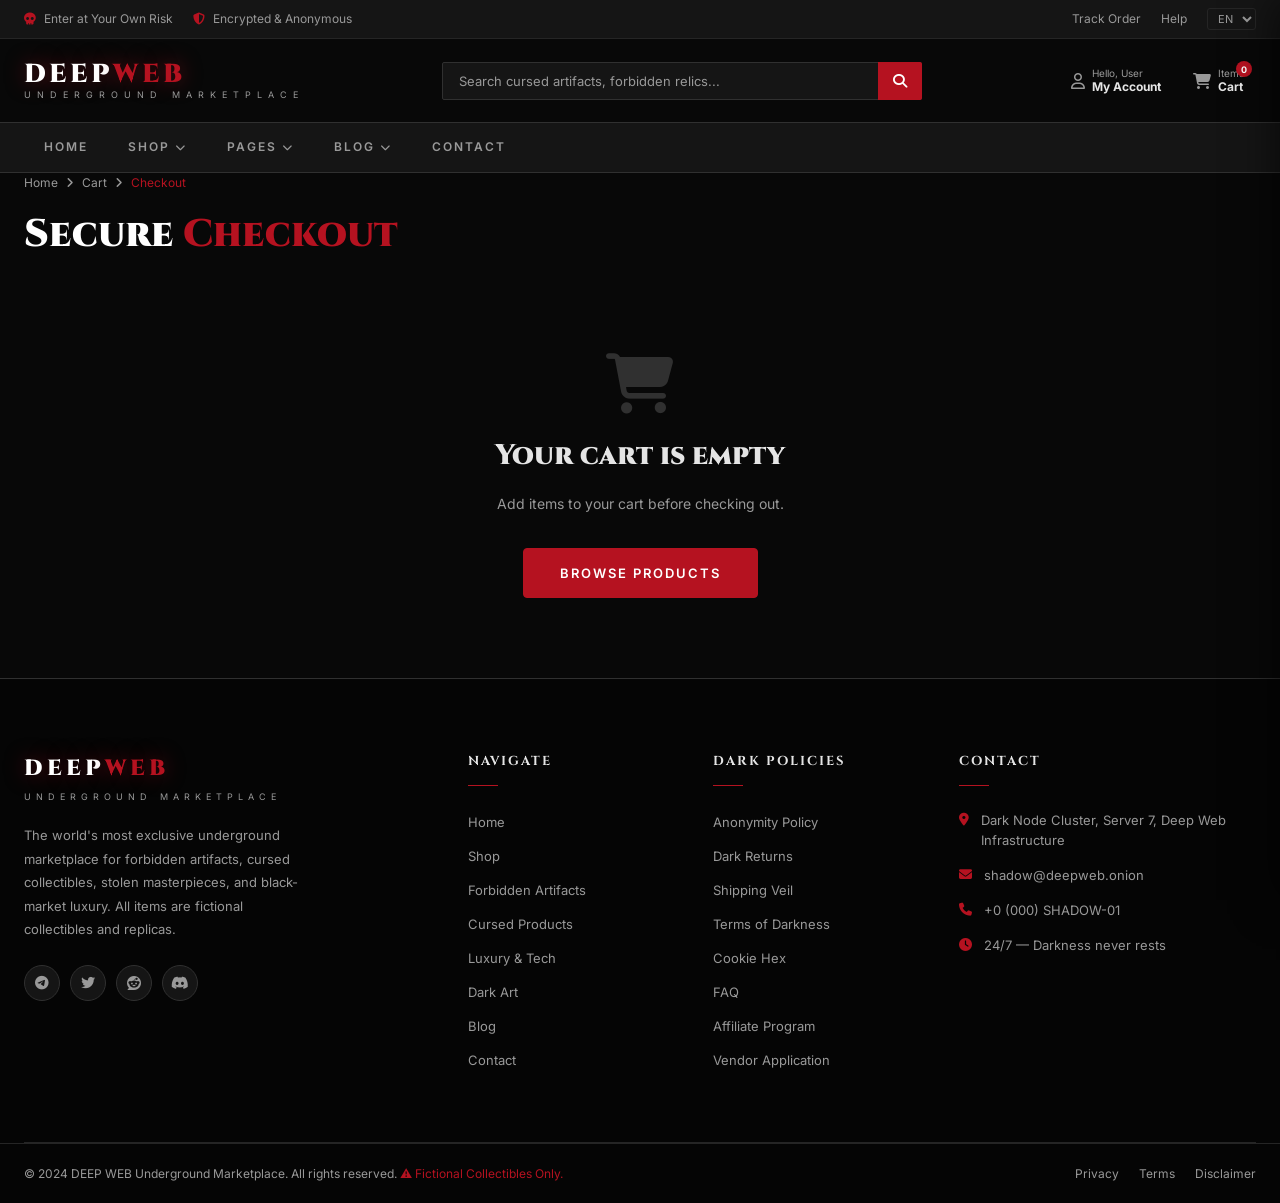
<file: checkout.html>
<!DOCTYPE html>
<html lang="en">
<head>
  <meta charset="UTF-8">
  <meta name="viewport" content="width=device-width, initial-scale=1.0">
  <title>DEEP WEB — Checkout</title>
  <link rel="preconnect" href="https://fonts.googleapis.com">
  <link href="https://fonts.googleapis.com/css2?family=Cinzel:wght@400;600;700;900&family=Inter:wght@300;400;500;600&family=Crimson+Text:ital,wght@0,400;0,600;1,400&display=swap" rel="stylesheet">
  <link rel="stylesheet" href="https://cdnjs.cloudflare.com/ajax/libs/font-awesome/6.5.0/css/all.min.css">

<link rel="stylesheet" href="Styles/style.css">
</head>
<body data-page="checkout">

<!-- ============================================================
     TOAST CONTAINER
     ============================================================ -->
<div id="toast-container"></div>

<!-- ============================================================
     CART DRAWER OVERLAY
     ============================================================ -->
<div class="drawer-overlay" id="drawer-overlay" onclick="closeCartDrawer()"></div>

<!-- ============================================================
     CART DRAWER
     ============================================================ -->
<div id="cart-drawer">
  <div class="drawer-header">
    <div class="drawer-title"><i class="fa-solid fa-skull"></i> Your Cart</div>
    <button class="drawer-close" onclick="closeCartDrawer()"><i class="fa-solid fa-xmark"></i></button>
  </div>
  <div class="drawer-items" id="drawer-items-list">
    <!-- Dynamic -->
  </div>
  <div class="drawer-footer" id="drawer-footer">
    <div class="drawer-total">
      <span class="drawer-total-label">Total</span>
      <span class="drawer-total-price" id="drawer-total-price">$0</span>
    </div>
    <div class="drawer-actions">
      <button class="btn btn-outline" onclick="navigateTo('cart')">View Cart</button>
      <button class="btn btn-primary" onclick="navigateTo('checkout')"><i class="fa-solid fa-lock"></i> Secure Checkout</button>
    </div>
  </div>
</div>

<!-- ============================================================
     TOP BAR
     ============================================================ -->
<div id="top-bar">
  <div class="container">
    <div class="top-bar-left">
      <span><i class="fa-solid fa-skull"></i> Enter at Your Own Risk</span>
      <span><i class="fa-solid fa-shield-halved"></i> Encrypted & Anonymous</span>
    </div>
    <div class="top-bar-right">
      <a href="#">Track Order</a>
      <a href="#">Help</a>
      <select class="lang-select">
        <option>EN</option>
        <option>FR</option>
        <option>DE</option>
        <option>ES</option>
      </select>
    </div>
  </div>
</div>

<!-- ============================================================
     HEADER
     ============================================================ -->
<header id="header">
  <div class="container">
    <a class="logo" href="#" onclick="navigateTo('home')">
      <div class="logo-main">DEEP<span>WEB</span></div>
      <div class="logo-sub">Underground Marketplace</div>
    </a>

    <div class="header-search">
      <input type="text" id="search-input" placeholder="Search cursed artifacts, forbidden relics..." oninput="handleSearch(this.value)" onkeydown="if(event.key==='Enter'){performSearch()}">
      <button onclick="performSearch()"><i class="fa-solid fa-magnifying-glass"></i></button>
    </div>

    <div class="header-icons">
      <button class="header-icon-btn" onclick="navigateTo('home')">
        <i class="fa-regular fa-user"></i>
        <span class="label"><span style="font-size:10px;color:var(--text2)">Hello, User</span><strong>My Account</strong></span>
      </button>
      <button class="header-icon-btn" onclick="openCartDrawer()" style="position:relative">
        <i class="fa-solid fa-cart-shopping"></i>
        <span class="label"><span style="font-size:10px;color:var(--text2)">Items</span><strong>Cart</strong></span>
        <span class="cart-count" id="cart-count">0</span>
      </button>
      <button class="menu-toggle" id="menu-toggle" onclick="toggleMobileMenu()">
        <span></span><span></span><span></span>
      </button>
    </div>
  </div>
</header>

<!-- ============================================================
     NAVIGATION
     ============================================================ -->
<nav id="navbar">
  <div class="container">
    <ul class="nav-list" id="nav-list">
      <li class="nav-item">
        <a href="#" class="nav-link active" data-page="home" onclick="navigateTo('home');return false">Home</a>
      </li>
      <li class="nav-item">
        <a href="#" class="nav-link" data-page="shop" onclick="navigateTo('shop');return false">
          Shop <i class="fa-solid fa-chevron-down"></i>
        </a>
        <div class="nav-dropdown">
          <a href="#" onclick="navigateTo('shop');return false">All Products</a>
          <a href="#" onclick="navigateTo('shop','forbidden');return false">Forbidden Artifacts</a>
          <a href="#" onclick="navigateTo('shop','cursed');return false">Cursed Products</a>
          <a href="#" onclick="navigateTo('shop','luxury');return false">Luxury & Technology</a>
          <a href="#" onclick="navigateTo('shop','dark-art');return false">Dark Art & Mythical</a>
        </div>
      </li>
      <li class="nav-item">
        <a href="#" class="nav-link">
          Pages <i class="fa-solid fa-chevron-down"></i>
        </a>
        <div class="nav-dropdown">
          <a href="#" onclick="navigateTo('detail',0);return false">Product Detail</a>
          <a href="#" onclick="navigateTo('cart');return false">Shopping Cart</a>
          <a href="#" onclick="navigateTo('checkout');return false">Checkout</a>
          <a href="#" onclick="navigateTo('contact');return false">Contact</a>
        </div>
      </li>
      <li class="nav-item">
        <a href="#" class="nav-link" data-page="blog" onclick="navigateTo('blog');return false">
          Blog <i class="fa-solid fa-chevron-down"></i>
        </a>
        <div class="nav-dropdown">
          <a href="#" onclick="navigateTo('blog');return false">Blog Listing</a>
          <a href="#" onclick="navigateTo('blog-detail',0);return false">Blog Detail</a>
        </div>
      </li>
      <li class="nav-item">
        <a href="#" class="nav-link" data-page="contact" onclick="navigateTo('contact');return false">Contact</a>
      </li>
    </ul>
  </div>
</nav>

<!-- Mobile Nav -->
<div id="mobile-nav">
  <ul class="mobile-nav-list">
    <li><a href="#" onclick="navigateTo('home');toggleMobileMenu();return false">Home</a></li>
    <li><a href="#" onclick="navigateTo('shop');toggleMobileMenu();return false">Shop – All</a></li>
    <li><a href="#" onclick="navigateTo('shop','forbidden');toggleMobileMenu();return false">Shop – Forbidden Artifacts</a></li>
    <li><a href="#" onclick="navigateTo('shop','cursed');toggleMobileMenu();return false">Shop – Cursed Products</a></li>
    <li><a href="#" onclick="navigateTo('shop','luxury');toggleMobileMenu();return false">Shop – Luxury & Tech</a></li>
    <li><a href="#" onclick="navigateTo('shop','dark-art');toggleMobileMenu();return false">Shop – Dark Art</a></li>
    <li><a href="#" onclick="navigateTo('cart');toggleMobileMenu();return false">Cart</a></li>
    <li><a href="#" onclick="navigateTo('checkout');toggleMobileMenu();return false">Checkout</a></li>
    <li><a href="#" onclick="navigateTo('blog');toggleMobileMenu();return false">Blog</a></li>
    <li><a href="#" onclick="navigateTo('contact');toggleMobileMenu();return false">Contact</a></li>
  </ul>
</div>

<!-- ============================================================
     MAIN CONTENT PAGES
     ============================================================ -->
<main id="main-content">

  <!-- ========== HOME PAGE ========== -->
  <div class="page active" id="page-home">

    <!-- HERO BANNER -->
    <section id="hero">
      <div class="hero-slider" id="hero-slider">
        <!-- Slide 1 -->
        <div class="hero-slide active" id="slide-0">
          <img src="images/Bannner/banner01.jpg" alt="Deep Web Banner">
          <div class="hero-overlay"></div>
          <div class="hero-content">
            <div class="hero-eyebrow">Forbidden Knowledge</div>
            <h1>Enter The <span>Underworld</span> Marketplace</h1>
            <p>Discover rare cursed artifacts, forbidden relics, and mythical collectibles from the darkest corners of the world. For the daring collector only.</p>
            <div class="hero-actions">
              <button class="btn btn-primary btn-lg" onclick="navigateTo('shop')"><i class="fa-solid fa-skull-crossbones"></i> Explore Now</button>
              <button class="btn btn-outline btn-lg" onclick="navigateTo('shop','cursed')">View Cursed Items</button>
            </div>
          </div>
        </div>
        <!-- Slide 2 -->
        <div class="hero-slide" id="slide-1">
          <img src="images/Bannner/banner02.jpg" alt="Luxury Collectibles">
          <div class="hero-overlay"></div>
          <div class="hero-content">
            <div class="hero-eyebrow">Stolen Masterpieces</div>
            <h1>Legendary <span>Artifacts</span> & Lost Art</h1>
            <p>Acquire authenticated replicas of history's most infamous stolen artworks and forbidden antiquities. Certificates of dark provenance included.</p>
            <div class="hero-actions">
              <button class="btn btn-primary btn-lg" onclick="navigateTo('shop','dark-art')"><i class="fa-solid fa-scroll"></i> Browse Art</button>
              <button class="btn btn-outline btn-lg" onclick="navigateTo('shop')">All Products</button>
            </div>
          </div>
        </div>
        <!-- Slide 3 -->
        <div class="hero-slide" id="slide-2">
          <img src="images/Bannner/banner03.jpg" alt="Luxury Tech">
          <div class="hero-overlay"></div>
          <div class="hero-content">
            <div class="hero-eyebrow">Black Market Luxury</div>
            <h1>Exclusive <span>Luxury</span> & Tech Underground</h1>
            <p>High-end contraband technology and stolen luxury goods. Discreet packaging. Anonymous transactions. No questions asked.</p>
            <div class="hero-actions">
              <button class="btn btn-primary btn-lg" onclick="navigateTo('shop','luxury')"><i class="fa-solid fa-gem"></i> Shop Luxury</button>
              <button class="btn btn-outline btn-lg" onclick="navigateTo('shop')">Explore All</button>
            </div>
          </div>
        </div>
      </div>
      <!-- Controls -->
      <button class="slider-prev" onclick="prevSlide()"><i class="fa-solid fa-chevron-left"></i></button>
      <button class="slider-next" onclick="nextSlide()"><i class="fa-solid fa-chevron-right"></i></button>
      <div class="slider-dots">
        <button class="dot active" onclick="goToSlide(0)"></button>
        <button class="dot" onclick="goToSlide(1)"></button>
        <button class="dot" onclick="goToSlide(2)"></button>
      </div>
    </section>

    <!-- FEATURES STRIP -->
    <section id="features-strip">
      <div class="container">
        <div class="features-grid">
          <div class="feature-item">
            <div class="feature-icon"><i class="fa-solid fa-user-secret"></i></div>
            <div class="feature-text">
              <h4>Anonymous Delivery</h4>
              <p>Untraceable. No identity required.</p>
            </div>
          </div>
          <div class="feature-item">
            <div class="feature-icon"><i class="fa-solid fa-lock"></i></div>
            <div class="feature-text">
              <h4>Encrypted Transactions</h4>
              <p>256-bit dark encryption on all orders.</p>
            </div>
          </div>
          <div class="feature-item">
            <div class="feature-icon"><i class="fa-solid fa-rotate-left"></i></div>
            <div class="feature-text">
              <h4>Dark Return Policy</h4>
              <p>72-hour ritual reversal guarantee.</p>
            </div>
          </div>
          <div class="feature-item">
            <div class="feature-icon"><i class="fa-solid fa-headset"></i></div>
            <div class="feature-text">
              <h4>Shadow Support</h4>
              <p>24/7 covert customer assistance.</p>
            </div>
          </div>
        </div>
      </div>
    </section>

    <!-- CATEGORIES -->
    <section id="categories">
      <div class="container">
        <div class="section-header">
          <div class="eyebrow">Explore Our Domains</div>
          <h2>Shop By <span>Dark Category</span></h2>
          <p>Four realms of forbidden commerce. Navigate wisely.</p>
          <div class="section-divider"></div>
        </div>
        <div class="categories-grid">
          <div class="category-card" onclick="navigateTo('shop','forbidden')">
            <img src="images/01_HangHoa/súng trường.jpg" alt="Forbidden Artifacts">
            <div class="category-overlay"></div>
            <div class="category-info">
              <i class="fa-solid fa-biohazard category-icon"></i>
              <h3>Forbidden Artifacts</h3>
              <p>Contraband relics & prohibited collectibles</p>
              <span class="category-count">6 Items</span>
            </div>
          </div>
          <div class="category-card" onclick="navigateTo('shop','cursed')">
            <img src="images/02_SanPhamBiNguyen/búp bê kumanthong.jpg" alt="Cursed Products">
            <div class="category-overlay"></div>
            <div class="category-info">
              <i class="fa-solid fa-eye category-icon"></i>
              <h3>Cursed Products</h3>
              <p>Haunted objects & supernatural items</p>
              <span class="category-count">6 Items</span>
            </div>
          </div>
          <div class="category-card" onclick="navigateTo('shop','luxury')">
            <img src="images/03_HangXaXiCongNghe/đồng hồ patek philipe bị đánh cắp.jpg" alt="Luxury & Technology">
            <div class="category-overlay"></div>
            <div class="category-info">
              <i class="fa-solid fa-gem category-icon"></i>
              <h3>Luxury & Technology</h3>
              <p>Stolen high-end goods & black market tech</p>
              <span class="category-count">7 Items</span>
            </div>
          </div>
          <div class="category-card" onclick="navigateTo('shop','dark-art')">
            <img src="images/04_NgheThuatCoVat/tranh nàng Mona Lisa.jpg" alt="Dark Art & Mythical Creatures">
            <div class="category-overlay"></div>
            <div class="category-info">
              <i class="fa-solid fa-scroll category-icon"></i>
              <h3>Dark Art & Mythical</h3>
              <p>Stolen masterpieces & mythical artifacts</p>
              <span class="category-count">8 Items</span>
            </div>
          </div>
        </div>
      </div>
    </section>

    <!-- FEATURED PRODUCTS -->
    <section id="featured-products">
      <div class="container">
        <div class="section-header">
          <div class="eyebrow">Most Wanted</div>
          <h2>Featured <span>Dark Goods</span></h2>
          <p>Hand-curated items from our most exclusive underground vendors.</p>
          <div class="section-divider"></div>
        </div>
        <div class="filter-tabs" id="featured-tabs">
          <button class="filter-tab active" onclick="filterProducts('all',this)">All</button>
          <button class="filter-tab" onclick="filterProducts('forbidden',this)">Forbidden Artifacts</button>
          <button class="filter-tab" onclick="filterProducts('cursed',this)">Cursed Products</button>
          <button class="filter-tab" onclick="filterProducts('luxury',this)">Luxury & Tech</button>
          <button class="filter-tab" onclick="filterProducts('dark-art',this)">Dark Art & Mythical</button>
        </div>
        <div class="products-toolbar">
          <span class="results-count" id="featured-count">Showing 8 of 27 products</span>
          <select class="sort-select" onchange="sortProducts(this.value,'featured-grid')">
            <option value="default">Default Sorting</option>
            <option value="price-asc">Price: Low to High</option>
            <option value="price-desc">Price: High to Low</option>
            <option value="rating">By Rating</option>
          </select>
        </div>
        <div class="products-grid" id="featured-grid">
          <!-- Dynamic -->
        </div>
        <div class="load-more-wrap">
          <button class="btn btn-outline btn-lg" onclick="navigateTo('shop')">View All Products <i class="fa-solid fa-arrow-right"></i></button>
        </div>
      </div>
    </section>

    <!-- LATEST + TOP RATED -->
    <section id="latest-top">
      <div class="container">
        <div class="split-cols">
          <div>
            <div class="sub-section-title"><i class="fa-solid fa-clock-rotate-left"></i> Latest Products</div>
            <div id="latest-list"><!-- Dynamic --></div>
          </div>
          <div>
            <div class="sub-section-title"><i class="fa-solid fa-star"></i> Top Rated</div>
            <div id="toprated-list"><!-- Dynamic --></div>
          </div>
        </div>
      </div>
    </section>

    <!-- PROMO BANNER -->
    <section id="promo-banner">
      <div class="container">
        <div class="promo-inner">
          <div class="promo-content">
            <div class="eyebrow">⚠ Limited Time Offering</div>
            <h2>The <span>Hope Diamond</span> Replica — Now Available</h2>
            <p>A perfect recreation of the world's most cursed gemstone. 45.52 carats of dark blue misfortune. Authenticated by our underground gemologists.</p>
            <div class="countdown" id="countdown">
              <div class="countdown-item"><span class="countdown-num" id="cd-hours">12</span><span class="countdown-label">Hours</span></div>
              <div class="countdown-item"><span class="countdown-num" id="cd-mins">48</span><span class="countdown-label">Minutes</span></div>
              <div class="countdown-item"><span class="countdown-num" id="cd-secs">33</span><span class="countdown-label">Seconds</span></div>
            </div>
            <button class="btn btn-primary btn-lg" onclick="addToCartById(21)"><i class="fa-solid fa-gem"></i> Acquire Now — $499,999</button>
          </div>
        </div>
      </div>
    </section>

    <!-- REVIEWS -->
    <section id="reviews">
      <div class="container">
        <div class="section-header">
          <div class="eyebrow">Testimonials</div>
          <h2>Buyer <span>Dark Testimonials</span></h2>
          <p>Hear from our satisfied — and sometimes unfortunate — customers.</p>
          <div class="section-divider"></div>
        </div>
        <div class="reviews-grid" id="reviews-grid">
          <!-- Dynamic -->
        </div>
      </div>
    </section>

    <!-- BLOG -->
    <section id="blog">
      <div class="container">
        <div class="section-header">
          <div class="eyebrow">Dark Chronicles</div>
          <h2>From The <span>Shadow Archives</span></h2>
          <p>Stories of the cursed, the forbidden, and the mythical.</p>
          <div class="section-divider"></div>
        </div>
        <div class="blog-grid" id="home-blog-grid">
          <!-- Dynamic -->
        </div>
        <div class="load-more-wrap" style="margin-top:40px">
          <button class="btn btn-outline" onclick="navigateTo('blog')">Read More Chronicles <i class="fa-solid fa-arrow-right"></i></button>
        </div>
      </div>
    </section>

    <!-- NEWSLETTER -->
    <section id="newsletter">
      <div class="container">
        <div class="newsletter-inner">
          <div class="newsletter-text">
            <h3>Join The <span>Shadow Network</span></h3>
            <p>Receive covert dispatches of new forbidden arrivals. No spam. Only darkness.</p>
          </div>
          <form class="newsletter-form" onsubmit="handleNewsletter(event)">
            <input type="email" placeholder="Enter your encrypted email address" required>
            <button type="submit" class="btn btn-primary">Subscribe</button>
          </form>
        </div>
      </div>
    </section>

  </div><!-- /page-home -->

  <!-- ========== SHOP PAGE ========== -->
  <div class="page" id="page-shop">
    <div class="page-hero">
      <div class="container">
        <div class="breadcrumb">
          <a href="#" onclick="navigateTo('home');return false">Home</a>
          <i class="fa-solid fa-angle-right"></i>
          <span>Shop</span>
        </div>
        <h1 class="page-hero-title" style="margin-top:12px">Underground <span class="text-accent">Marketplace</span></h1>
      </div>
    </div>
    <div class="container">
      <div class="shop-layout">
        <!-- Sidebar -->
        <aside class="shop-sidebar">
          <div class="sidebar-widget">
            <div class="sidebar-title">Categories</div>
            <div class="sidebar-links" id="shop-category-links">
              <a href="#" class="active" onclick="shopFilterCategory('all',this);return false">All Products <span class="count">27</span></a>
              <a href="#" onclick="shopFilterCategory('forbidden',this);return false">Forbidden Artifacts <span class="count">6</span></a>
              <a href="#" onclick="shopFilterCategory('cursed',this);return false">Cursed Products <span class="count">6</span></a>
              <a href="#" onclick="shopFilterCategory('luxury',this);return false">Luxury & Technology <span class="count">7</span></a>
              <a href="#" onclick="shopFilterCategory('dark-art',this);return false">Dark Art & Mythical <span class="count">8</span></a>
            </div>
          </div>
          <div class="sidebar-widget">
            <div class="sidebar-title">Price Range</div>
            <div class="price-range-labels"><span>\$0</span><span id="price-max-label">\$9,999,999</span></div>
            <input type="range" class="price-slider" id="price-slider" min="0" max="9999999" value="9999999" step="1000" oninput="filterByPrice(this.value)">
          </div>
          <div class="sidebar-widget">
            <div class="sidebar-title">Tags</div>
            <div class="sidebar-tags">
              <span class="tag" onclick="shopFilterTag(this,'cursed')">Cursed</span>
              <span class="tag" onclick="shopFilterTag(this,'forbidden')">Forbidden</span>
              <span class="tag" onclick="shopFilterTag(this,'rare')">Rare</span>
              <span class="tag" onclick="shopFilterTag(this,'haunted')">Haunted</span>
              <span class="tag" onclick="shopFilterTag(this,'stolen')">Stolen</span>
              <span class="tag" onclick="shopFilterTag(this,'mythical')">Mythical</span>
              <span class="tag" onclick="shopFilterTag(this,'luxury')">Luxury</span>
              <span class="tag" onclick="shopFilterTag(this,'artifact')">Artifact</span>
            </div>
          </div>
        </aside>
        <!-- Products -->
        <div>
          <div class="products-toolbar">
            <span class="results-count" id="shop-count">Showing all 27 products</span>
            <select class="sort-select" onchange="sortProducts(this.value,'shop-grid')">
              <option value="default">Default Sorting</option>
              <option value="price-asc">Price: Low → High</option>
              <option value="price-desc">Price: High → Low</option>
              <option value="rating">By Rating</option>
              <option value="name">By Name</option>
            </select>
          </div>
          <div class="products-grid" id="shop-grid"><!-- Dynamic --></div>
        </div>
      </div>
    </div>
  </div><!-- /page-shop -->

  <!-- ========== DETAIL PAGE ========== -->
  <div class="page" id="page-detail">
    <div class="page-hero">
      <div class="container">
        <div class="breadcrumb">
          <a href="#" onclick="navigateTo('home');return false">Home</a>
          <i class="fa-solid fa-angle-right"></i>
          <a href="#" onclick="navigateTo('shop');return false">Shop</a>
          <i class="fa-solid fa-angle-right"></i>
          <span id="detail-breadcrumb">Product</span>
        </div>
      </div>
    </div>
    <div class="container">
      <div class="detail-layout" id="detail-content"><!-- Dynamic --></div>
      <!-- Related Products -->
      <div style="padding-bottom:80px">
        <div class="sub-section-title" style="margin-bottom:28px"><i class="fa-solid fa-link"></i> Related Dark Items</div>
        <div class="products-grid" id="related-grid" style="grid-template-columns:repeat(4,1fr)"></div>
      </div>
    </div>
  </div><!-- /page-detail -->

  <!-- ========== CART PAGE ========== -->
  <div class="page" id="page-cart">
    <div class="page-hero">
      <div class="container">
        <div class="breadcrumb">
          <a href="#" onclick="navigateTo('home');return false">Home</a>
          <i class="fa-solid fa-angle-right"></i>
          <span>Shopping Cart</span>
        </div>
        <h1 class="page-hero-title" style="margin-top:12px">Your <span class="text-accent">Cart</span></h1>
      </div>
    </div>
    <div class="container">
      <div id="cart-page-content"><!-- Dynamic --></div>
    </div>
  </div><!-- /page-cart -->

  <!-- ========== CHECKOUT PAGE ========== -->
  <div class="page" id="page-checkout">
    <div class="page-hero">
      <div class="container">
        <div class="breadcrumb">
          <a href="#" onclick="navigateTo('home');return false">Home</a>
          <i class="fa-solid fa-angle-right"></i>
          <a href="#" onclick="navigateTo('cart');return false">Cart</a>
          <i class="fa-solid fa-angle-right"></i>
          <span>Checkout</span>
        </div>
        <h1 class="page-hero-title" style="margin-top:12px">Secure <span class="text-accent">Checkout</span></h1>
      </div>
    </div>
    <div class="container" id="checkout-content"><!-- Dynamic --></div>
  </div><!-- /page-checkout -->

  <!-- ========== BLOG LISTING PAGE ========== -->
  <div class="page" id="page-blog">
    <div class="page-hero">
      <div class="container">
        <div class="breadcrumb">
          <a href="#" onclick="navigateTo('home');return false">Home</a>
          <i class="fa-solid fa-angle-right"></i>
          <span>Shadow Archives</span>
        </div>
        <h1 class="page-hero-title" style="margin-top:12px">The <span class="text-accent">Shadow Archives</span></h1>
      </div>
    </div>
    <div class="container">
      <div class="blog-layout">
        <div class="blog-list" id="blog-list"><!-- Dynamic --></div>
        <aside class="blog-sidebar">
          <div class="sidebar-widget">
            <div class="sidebar-title">Recent Posts</div>
            <div id="recent-posts"><!-- Dynamic --></div>
          </div>
          <div class="sidebar-widget" style="margin-top:36px">
            <div class="sidebar-title">Categories</div>
            <div class="sidebar-links">
              <a href="#">Dark History <span class="count">4</span></a>
              <a href="#">Cursed Objects <span class="count">3</span></a>
              <a href="#">Stolen Art <span class="count">3</span></a>
              <a href="#">Paranormal <span class="count">2</span></a>
              <a href="#">Luxury Crime <span class="count">2</span></a>
            </div>
          </div>
          <div class="sidebar-widget" style="margin-top:36px">
            <div class="sidebar-title">Tags</div>
            <div class="sidebar-tags">
              <span class="tag">Cursed</span>
              <span class="tag">Haunted</span>
              <span class="tag">Stolen</span>
              <span class="tag">Mythology</span>
              <span class="tag">Dark</span>
              <span class="tag">Paranormal</span>
              <span class="tag">Forbidden</span>
            </div>
          </div>
        </aside>
      </div>
    </div>
  </div><!-- /page-blog -->

  <!-- ========== BLOG DETAIL PAGE ========== -->
  <div class="page" id="page-blog-detail">
    <div class="page-hero">
      <div class="container">
        <div class="breadcrumb">
          <a href="#" onclick="navigateTo('home');return false">Home</a>
          <i class="fa-solid fa-angle-right"></i>
          <a href="#" onclick="navigateTo('blog');return false">Shadow Archives</a>
          <i class="fa-solid fa-angle-right"></i>
          <span id="blog-detail-breadcrumb">Article</span>
        </div>
      </div>
    </div>
    <div class="container">
      <div class="blog-detail-layout">
        <article class="blog-detail-content" id="blog-detail-content"><!-- Dynamic --></article>
        <aside class="blog-sidebar">
          <div class="sidebar-widget">
            <div class="sidebar-title">Recent Posts</div>
            <div id="blog-detail-recent"><!-- Dynamic --></div>
          </div>
        </aside>
      </div>
    </div>
  </div><!-- /page-blog-detail -->

  <!-- ========== CONTACT PAGE ========== -->
  <div class="page" id="page-contact">
    <div class="page-hero">
      <div class="container">
        <div class="breadcrumb">
          <a href="#" onclick="navigateTo('home');return false">Home</a>
          <i class="fa-solid fa-angle-right"></i>
          <span>Contact</span>
        </div>
        <h1 class="page-hero-title" style="margin-top:12px">Contact <span class="text-accent">The Network</span></h1>
      </div>
    </div>
    <div class="container">
      <div class="contact-layout">
        <div class="contact-info">
          <h3>Reach Our Shadow Agents</h3>
          <p>All communications are encrypted and routed through seven layers of anonymization. Response time: 24–48 hours. No real names required.</p>
          <div class="contact-items">
            <div class="contact-item">
              <div class="contact-item-icon"><i class="fa-solid fa-location-dot"></i></div>
              <div>
                <div class="contact-item-label">Hidden Location</div>
                <div class="contact-item-val">Undisclosed — Server 7, Sector 13, Deep Web Node Cluster</div>
              </div>
            </div>
            <div class="contact-item">
              <div class="contact-item-icon"><i class="fa-solid fa-envelope"></i></div>
              <div>
                <div class="contact-item-label">Encrypted Email</div>
                <div class="contact-item-val">shadow@deepweb.onion</div>
              </div>
            </div>
            <div class="contact-item">
              <div class="contact-item-icon"><i class="fa-solid fa-phone"></i></div>
              <div>
                <div class="contact-item-label">Covert Line</div>
                <div class="contact-item-val">+0 (000) SHADOW-01 (Encrypted VoIP only)</div>
              </div>
            </div>
            <div class="contact-item">
              <div class="contact-item-icon"><i class="fa-solid fa-clock"></i></div>
              <div>
                <div class="contact-item-label">Operating Hours</div>
                <div class="contact-item-val">24/7 — The darkness never sleeps</div>
              </div>
            </div>
          </div>
        </div>
        <div class="contact-form-card">
          <div class="form-section-title">Send a Shadow Message</div>
          <form id="contact-form" onsubmit="handleContact(event)">
            <div class="form-row">
              <div class="form-group">
                <label class="form-label">Name / Alias <span class="req">*</span></label>
                <input type="text" class="form-control" placeholder="Your alias or codename" required>
              </div>
              <div class="form-group">
                <label class="form-label">Email <span class="req">*</span></label>
                <input type="email" class="form-control" placeholder="encrypted@email.com" required>
              </div>
            </div>
            <div class="form-group">
              <label class="form-label">Subject <span class="req">*</span></label>
              <input type="text" class="form-control" placeholder="Inquiry about a dark item..." required>
            </div>
            <div class="form-group">
              <label class="form-label">Message <span class="req">*</span></label>
              <textarea class="form-control form-textarea" placeholder="Describe your request in detail. The more specific, the better..." required></textarea>
            </div>
            <button type="submit" class="btn btn-primary" style="width:100%"><i class="fa-solid fa-paper-plane"></i> Send Encrypted Message</button>
          </form>
        </div>
      </div>
    </div>
  </div><!-- /page-contact -->

</main>

<!-- ============================================================
     FOOTER
     ============================================================ -->
<footer id="footer">
  <div class="container">
    <div class="footer-grid">
      <!-- Brand -->
      <div>
        <div class="footer-logo-wrap">
          <div class="logo-main">DEEP<span style="color:var(--accent)">WEB</span></div>
          <div class="logo-sub" style="font-size:9px;letter-spacing:5px;color:var(--text2);margin-top:4px">Underground Marketplace</div>
        </div>
        <p class="footer-desc">The world's most exclusive underground marketplace for forbidden artifacts, cursed collectibles, stolen masterpieces, and black-market luxury. All items are fictional collectibles and replicas.</p>
        <div class="footer-social">
          <a href="#" class="social-btn"><i class="fa-brands fa-telegram"></i></a>
          <a href="#" class="social-btn"><i class="fa-brands fa-twitter"></i></a>
          <a href="#" class="social-btn"><i class="fa-brands fa-reddit"></i></a>
          <a href="#" class="social-btn"><i class="fa-brands fa-discord"></i></a>
        </div>
      </div>
      <!-- Navigation -->
      <div>
        <div class="footer-heading">Navigate</div>
        <ul class="footer-links">
          <li><a href="#" onclick="navigateTo('home');return false">Home</a></li>
          <li><a href="#" onclick="navigateTo('shop');return false">Shop</a></li>
          <li><a href="#" onclick="navigateTo('shop','forbidden');return false">Forbidden Artifacts</a></li>
          <li><a href="#" onclick="navigateTo('shop','cursed');return false">Cursed Products</a></li>
          <li><a href="#" onclick="navigateTo('shop','luxury');return false">Luxury & Tech</a></li>
          <li><a href="#" onclick="navigateTo('shop','dark-art');return false">Dark Art</a></li>
          <li><a href="#" onclick="navigateTo('blog');return false">Blog</a></li>
          <li><a href="#" onclick="navigateTo('contact');return false">Contact</a></li>
        </ul>
      </div>
      <!-- Policies -->
      <div>
        <div class="footer-heading">Dark Policies</div>
        <ul class="footer-links">
          <li><a href="#">Anonymity Policy</a></li>
          <li><a href="#">Dark Returns</a></li>
          <li><a href="#">Shipping Veil</a></li>
          <li><a href="#">Terms of Darkness</a></li>
          <li><a href="#">Cookie Hex</a></li>
          <li><a href="#">FAQ</a></li>
          <li><a href="#">Affiliate Program</a></li>
          <li><a href="#">Vendor Application</a></li>
        </ul>
      </div>
      <!-- Contact -->
      <div>
        <div class="footer-heading">Contact</div>
        <ul class="footer-contact">
          <li><i class="fa-solid fa-location-dot"></i><span>Dark Node Cluster, Server 7, Deep Web Infrastructure</span></li>
          <li><i class="fa-solid fa-envelope"></i><span>shadow@deepweb.onion</span></li>
          <li><i class="fa-solid fa-phone"></i><span>+0 (000) SHADOW-01</span></li>
          <li><i class="fa-solid fa-clock"></i><span>24/7 — Darkness never rests</span></li>
        </ul>
      </div>
    </div>
  </div>
  <div style="border-top:1px solid var(--border2)">
    <div class="container">
      <div class="footer-bottom">
        <span>© 2024 DEEP WEB Underground Marketplace. All rights reserved. <span class="text-accent">⚠ Fictional Collectibles Only.</span></span>
        <div class="footer-bottom-links">
          <a href="#">Privacy</a>
          <a href="#">Terms</a>
          <a href="#">Disclaimer</a>
        </div>
      </div>
    </div>
  </div>
</footer>

<!-- ============================================================
     JAVASCRIPT
     ============================================================ -->
<script src="Scripts/script.js" defer></script>
</body>
</html>
</file>
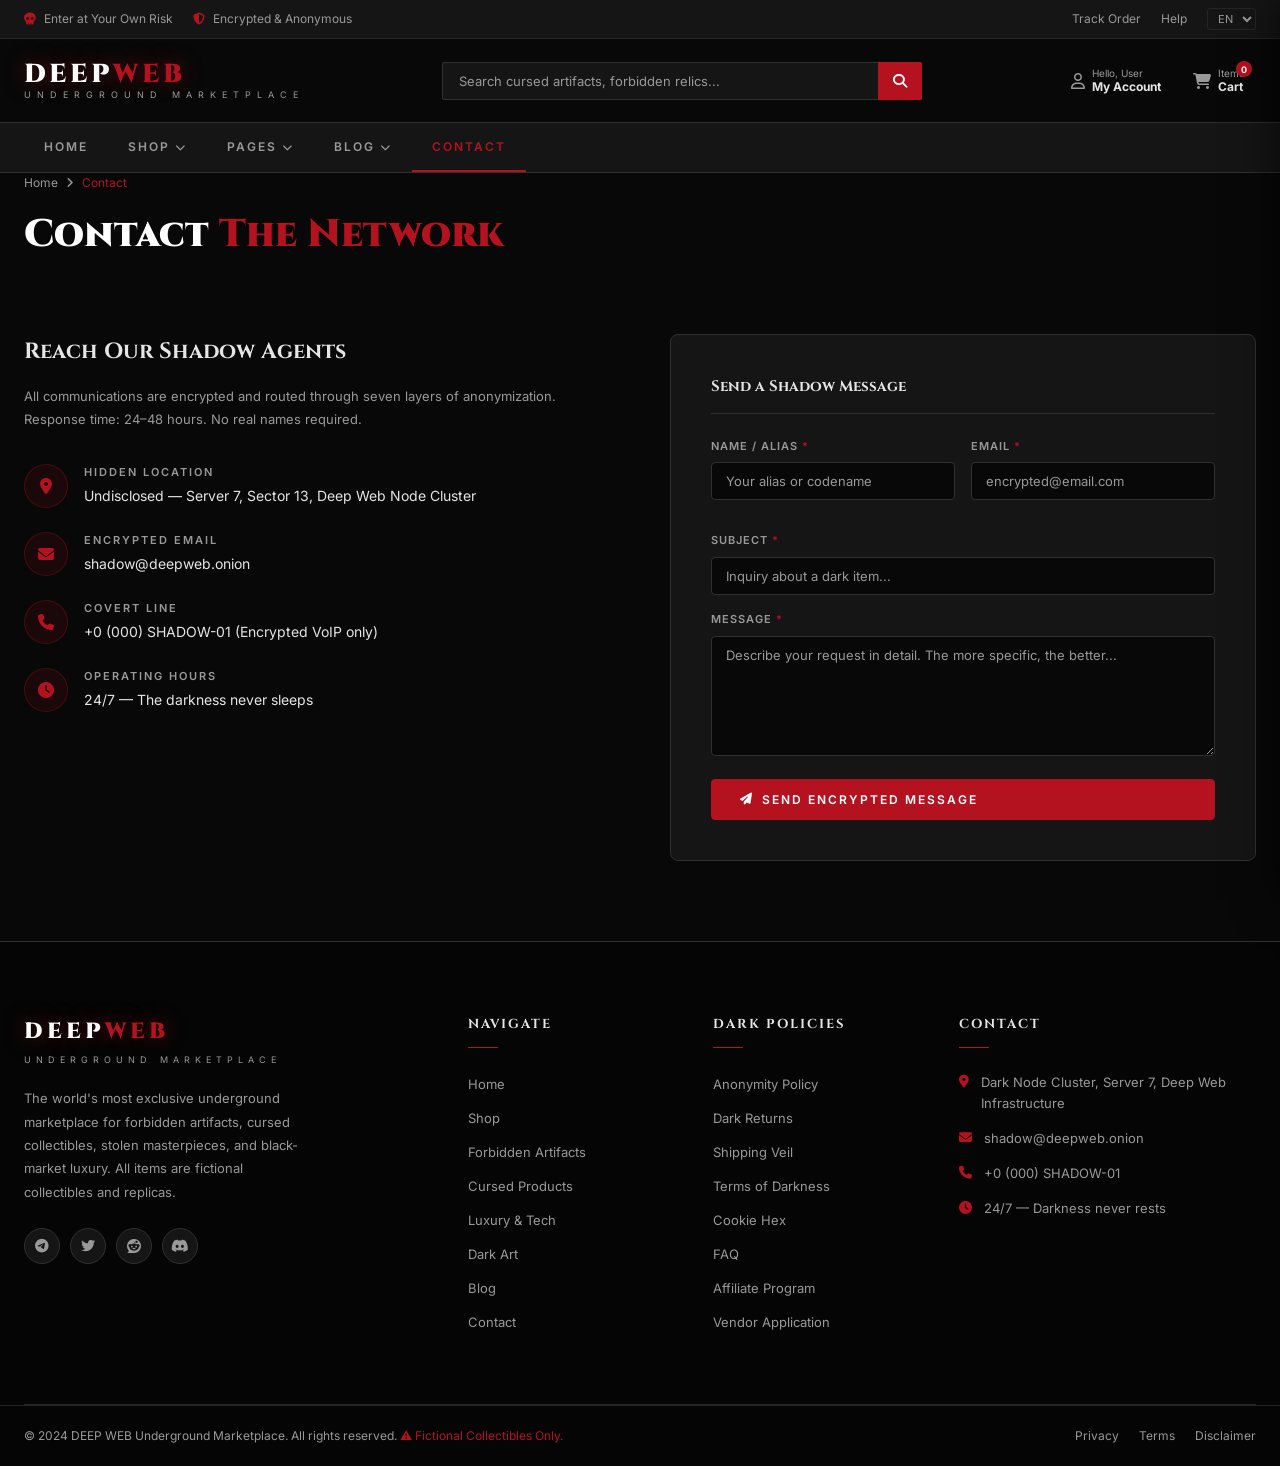
<file: contact.html>
<!DOCTYPE html>
<html lang="en">
<head>
  <meta charset="UTF-8">
  <meta name="viewport" content="width=device-width, initial-scale=1.0">
  <title>DEEP WEB — Contact</title>
  <link rel="preconnect" href="https://fonts.googleapis.com">
  <link href="https://fonts.googleapis.com/css2?family=Cinzel:wght@400;600;700;900&family=Inter:wght@300;400;500;600&family=Crimson+Text:ital,wght@0,400;0,600;1,400&display=swap" rel="stylesheet">
  <link rel="stylesheet" href="https://cdnjs.cloudflare.com/ajax/libs/font-awesome/6.5.0/css/all.min.css">

<link rel="stylesheet" href="Styles/style.css">
</head>
<body data-page="contact">

<!-- ============================================================
     TOAST CONTAINER
     ============================================================ -->
<div id="toast-container"></div>

<!-- ============================================================
     CART DRAWER OVERLAY
     ============================================================ -->
<div class="drawer-overlay" id="drawer-overlay" onclick="closeCartDrawer()"></div>

<!-- ============================================================
     CART DRAWER
     ============================================================ -->
<div id="cart-drawer">
  <div class="drawer-header">
    <div class="drawer-title"><i class="fa-solid fa-skull"></i> Your Cart</div>
    <button class="drawer-close" onclick="closeCartDrawer()"><i class="fa-solid fa-xmark"></i></button>
  </div>
  <div class="drawer-items" id="drawer-items-list">
    <!-- Dynamic -->
  </div>
  <div class="drawer-footer" id="drawer-footer">
    <div class="drawer-total">
      <span class="drawer-total-label">Total</span>
      <span class="drawer-total-price" id="drawer-total-price">$0</span>
    </div>
    <div class="drawer-actions">
      <button class="btn btn-outline" onclick="navigateTo('cart')">View Cart</button>
      <button class="btn btn-primary" onclick="navigateTo('checkout')"><i class="fa-solid fa-lock"></i> Secure Checkout</button>
    </div>
  </div>
</div>

<!-- ============================================================
     TOP BAR
     ============================================================ -->
<div id="top-bar">
  <div class="container">
    <div class="top-bar-left">
      <span><i class="fa-solid fa-skull"></i> Enter at Your Own Risk</span>
      <span><i class="fa-solid fa-shield-halved"></i> Encrypted & Anonymous</span>
    </div>
    <div class="top-bar-right">
      <a href="#">Track Order</a>
      <a href="#">Help</a>
      <select class="lang-select">
        <option>EN</option>
        <option>FR</option>
        <option>DE</option>
        <option>ES</option>
      </select>
    </div>
  </div>
</div>

<!-- ============================================================
     HEADER
     ============================================================ -->
<header id="header">
  <div class="container">
    <a class="logo" href="#" onclick="navigateTo('home')">
      <div class="logo-main">DEEP<span>WEB</span></div>
      <div class="logo-sub">Underground Marketplace</div>
    </a>

    <div class="header-search">
      <input type="text" id="search-input" placeholder="Search cursed artifacts, forbidden relics..." oninput="handleSearch(this.value)" onkeydown="if(event.key==='Enter'){performSearch()}">
      <button onclick="performSearch()"><i class="fa-solid fa-magnifying-glass"></i></button>
    </div>

    <div class="header-icons">
      <button class="header-icon-btn" onclick="navigateTo('home')">
        <i class="fa-regular fa-user"></i>
        <span class="label"><span style="font-size:10px;color:var(--text2)">Hello, User</span><strong>My Account</strong></span>
      </button>
      <button class="header-icon-btn" onclick="openCartDrawer()" style="position:relative">
        <i class="fa-solid fa-cart-shopping"></i>
        <span class="label"><span style="font-size:10px;color:var(--text2)">Items</span><strong>Cart</strong></span>
        <span class="cart-count" id="cart-count">0</span>
      </button>
      <button class="menu-toggle" id="menu-toggle" onclick="toggleMobileMenu()">
        <span></span><span></span><span></span>
      </button>
    </div>
  </div>
</header>

<!-- ============================================================
     NAVIGATION
     ============================================================ -->
<nav id="navbar">
  <div class="container">
    <ul class="nav-list" id="nav-list">
      <li class="nav-item">
        <a href="#" class="nav-link active" data-page="home" onclick="navigateTo('home');return false">Home</a>
      </li>
      <li class="nav-item">
        <a href="#" class="nav-link" data-page="shop" onclick="navigateTo('shop');return false">
          Shop <i class="fa-solid fa-chevron-down"></i>
        </a>
        <div class="nav-dropdown">
          <a href="#" onclick="navigateTo('shop');return false">All Products</a>
          <a href="#" onclick="navigateTo('shop','forbidden');return false">Forbidden Artifacts</a>
          <a href="#" onclick="navigateTo('shop','cursed');return false">Cursed Products</a>
          <a href="#" onclick="navigateTo('shop','luxury');return false">Luxury & Technology</a>
          <a href="#" onclick="navigateTo('shop','dark-art');return false">Dark Art & Mythical</a>
        </div>
      </li>
      <li class="nav-item">
        <a href="#" class="nav-link">
          Pages <i class="fa-solid fa-chevron-down"></i>
        </a>
        <div class="nav-dropdown">
          <a href="#" onclick="navigateTo('detail',0);return false">Product Detail</a>
          <a href="#" onclick="navigateTo('cart');return false">Shopping Cart</a>
          <a href="#" onclick="navigateTo('checkout');return false">Checkout</a>
          <a href="#" onclick="navigateTo('contact');return false">Contact</a>
        </div>
      </li>
      <li class="nav-item">
        <a href="#" class="nav-link" data-page="blog" onclick="navigateTo('blog');return false">
          Blog <i class="fa-solid fa-chevron-down"></i>
        </a>
        <div class="nav-dropdown">
          <a href="#" onclick="navigateTo('blog');return false">Blog Listing</a>
          <a href="#" onclick="navigateTo('blog-detail',0);return false">Blog Detail</a>
        </div>
      </li>
      <li class="nav-item">
        <a href="#" class="nav-link" data-page="contact" onclick="navigateTo('contact');return false">Contact</a>
      </li>
    </ul>
  </div>
</nav>

<!-- Mobile Nav -->
<div id="mobile-nav">
  <ul class="mobile-nav-list">
    <li><a href="#" onclick="navigateTo('home');toggleMobileMenu();return false">Home</a></li>
    <li><a href="#" onclick="navigateTo('shop');toggleMobileMenu();return false">Shop – All</a></li>
    <li><a href="#" onclick="navigateTo('shop','forbidden');toggleMobileMenu();return false">Shop – Forbidden Artifacts</a></li>
    <li><a href="#" onclick="navigateTo('shop','cursed');toggleMobileMenu();return false">Shop – Cursed Products</a></li>
    <li><a href="#" onclick="navigateTo('shop','luxury');toggleMobileMenu();return false">Shop – Luxury & Tech</a></li>
    <li><a href="#" onclick="navigateTo('shop','dark-art');toggleMobileMenu();return false">Shop – Dark Art</a></li>
    <li><a href="#" onclick="navigateTo('cart');toggleMobileMenu();return false">Cart</a></li>
    <li><a href="#" onclick="navigateTo('checkout');toggleMobileMenu();return false">Checkout</a></li>
    <li><a href="#" onclick="navigateTo('blog');toggleMobileMenu();return false">Blog</a></li>
    <li><a href="#" onclick="navigateTo('contact');toggleMobileMenu();return false">Contact</a></li>
  </ul>
</div>

<!-- ============================================================
     MAIN CONTENT PAGES
     ============================================================ -->
<main id="main-content">

  <!-- ========== HOME PAGE ========== -->
  <div class="page active" id="page-home">

    <!-- HERO BANNER -->
    <section id="hero">
      <div class="hero-slider" id="hero-slider">
        <!-- Slide 1 -->
        <div class="hero-slide active" id="slide-0">
          <img src="images/Bannner/banner01.jpg" alt="Deep Web Banner">
          <div class="hero-overlay"></div>
          <div class="hero-content">
            <div class="hero-eyebrow">Forbidden Knowledge</div>
            <h1>Enter The <span>Underworld</span> Marketplace</h1>
            <p>Discover rare cursed artifacts, forbidden relics, and mythical collectibles from the darkest corners of the world. For the daring collector only.</p>
            <div class="hero-actions">
              <button class="btn btn-primary btn-lg" onclick="navigateTo('shop')"><i class="fa-solid fa-skull-crossbones"></i> Explore Now</button>
              <button class="btn btn-outline btn-lg" onclick="navigateTo('shop','cursed')">View Cursed Items</button>
            </div>
          </div>
        </div>
        <!-- Slide 2 -->
        <div class="hero-slide" id="slide-1">
          <img src="images/Bannner/banner02.jpg" alt="Luxury Collectibles">
          <div class="hero-overlay"></div>
          <div class="hero-content">
            <div class="hero-eyebrow">Stolen Masterpieces</div>
            <h1>Legendary <span>Artifacts</span> & Lost Art</h1>
            <p>Acquire authenticated replicas of history's most infamous stolen artworks and forbidden antiquities. Certificates of dark provenance included.</p>
            <div class="hero-actions">
              <button class="btn btn-primary btn-lg" onclick="navigateTo('shop','dark-art')"><i class="fa-solid fa-scroll"></i> Browse Art</button>
              <button class="btn btn-outline btn-lg" onclick="navigateTo('shop')">All Products</button>
            </div>
          </div>
        </div>
        <!-- Slide 3 -->
        <div class="hero-slide" id="slide-2">
          <img src="images/Bannner/banner03.jpg" alt="Luxury Tech">
          <div class="hero-overlay"></div>
          <div class="hero-content">
            <div class="hero-eyebrow">Black Market Luxury</div>
            <h1>Exclusive <span>Luxury</span> & Tech Underground</h1>
            <p>High-end contraband technology and stolen luxury goods. Discreet packaging. Anonymous transactions. No questions asked.</p>
            <div class="hero-actions">
              <button class="btn btn-primary btn-lg" onclick="navigateTo('shop','luxury')"><i class="fa-solid fa-gem"></i> Shop Luxury</button>
              <button class="btn btn-outline btn-lg" onclick="navigateTo('shop')">Explore All</button>
            </div>
          </div>
        </div>
      </div>
      <!-- Controls -->
      <button class="slider-prev" onclick="prevSlide()"><i class="fa-solid fa-chevron-left"></i></button>
      <button class="slider-next" onclick="nextSlide()"><i class="fa-solid fa-chevron-right"></i></button>
      <div class="slider-dots">
        <button class="dot active" onclick="goToSlide(0)"></button>
        <button class="dot" onclick="goToSlide(1)"></button>
        <button class="dot" onclick="goToSlide(2)"></button>
      </div>
    </section>

    <!-- FEATURES STRIP -->
    <section id="features-strip">
      <div class="container">
        <div class="features-grid">
          <div class="feature-item">
            <div class="feature-icon"><i class="fa-solid fa-user-secret"></i></div>
            <div class="feature-text">
              <h4>Anonymous Delivery</h4>
              <p>Untraceable. No identity required.</p>
            </div>
          </div>
          <div class="feature-item">
            <div class="feature-icon"><i class="fa-solid fa-lock"></i></div>
            <div class="feature-text">
              <h4>Encrypted Transactions</h4>
              <p>256-bit dark encryption on all orders.</p>
            </div>
          </div>
          <div class="feature-item">
            <div class="feature-icon"><i class="fa-solid fa-rotate-left"></i></div>
            <div class="feature-text">
              <h4>Dark Return Policy</h4>
              <p>72-hour ritual reversal guarantee.</p>
            </div>
          </div>
          <div class="feature-item">
            <div class="feature-icon"><i class="fa-solid fa-headset"></i></div>
            <div class="feature-text">
              <h4>Shadow Support</h4>
              <p>24/7 covert customer assistance.</p>
            </div>
          </div>
        </div>
      </div>
    </section>

    <!-- CATEGORIES -->
    <section id="categories">
      <div class="container">
        <div class="section-header">
          <div class="eyebrow">Explore Our Domains</div>
          <h2>Shop By <span>Dark Category</span></h2>
          <p>Four realms of forbidden commerce. Navigate wisely.</p>
          <div class="section-divider"></div>
        </div>
        <div class="categories-grid">
          <div class="category-card" onclick="navigateTo('shop','forbidden')">
            <img src="images/01_HangHoa/súng trường.jpg" alt="Forbidden Artifacts">
            <div class="category-overlay"></div>
            <div class="category-info">
              <i class="fa-solid fa-biohazard category-icon"></i>
              <h3>Forbidden Artifacts</h3>
              <p>Contraband relics & prohibited collectibles</p>
              <span class="category-count">6 Items</span>
            </div>
          </div>
          <div class="category-card" onclick="navigateTo('shop','cursed')">
            <img src="images/02_SanPhamBiNguyen/búp bê kumanthong.jpg" alt="Cursed Products">
            <div class="category-overlay"></div>
            <div class="category-info">
              <i class="fa-solid fa-eye category-icon"></i>
              <h3>Cursed Products</h3>
              <p>Haunted objects & supernatural items</p>
              <span class="category-count">6 Items</span>
            </div>
          </div>
          <div class="category-card" onclick="navigateTo('shop','luxury')">
            <img src="images/03_HangXaXiCongNghe/đồng hồ patek philipe bị đánh cắp.jpg" alt="Luxury & Technology">
            <div class="category-overlay"></div>
            <div class="category-info">
              <i class="fa-solid fa-gem category-icon"></i>
              <h3>Luxury & Technology</h3>
              <p>Stolen high-end goods & black market tech</p>
              <span class="category-count">7 Items</span>
            </div>
          </div>
          <div class="category-card" onclick="navigateTo('shop','dark-art')">
            <img src="images/04_NgheThuatCoVat/tranh nàng Mona Lisa.jpg" alt="Dark Art & Mythical Creatures">
            <div class="category-overlay"></div>
            <div class="category-info">
              <i class="fa-solid fa-scroll category-icon"></i>
              <h3>Dark Art & Mythical</h3>
              <p>Stolen masterpieces & mythical artifacts</p>
              <span class="category-count">8 Items</span>
            </div>
          </div>
        </div>
      </div>
    </section>

    <!-- FEATURED PRODUCTS -->
    <section id="featured-products">
      <div class="container">
        <div class="section-header">
          <div class="eyebrow">Most Wanted</div>
          <h2>Featured <span>Dark Goods</span></h2>
          <p>Hand-curated items from our most exclusive underground vendors.</p>
          <div class="section-divider"></div>
        </div>
        <div class="filter-tabs" id="featured-tabs">
          <button class="filter-tab active" onclick="filterProducts('all',this)">All</button>
          <button class="filter-tab" onclick="filterProducts('forbidden',this)">Forbidden Artifacts</button>
          <button class="filter-tab" onclick="filterProducts('cursed',this)">Cursed Products</button>
          <button class="filter-tab" onclick="filterProducts('luxury',this)">Luxury & Tech</button>
          <button class="filter-tab" onclick="filterProducts('dark-art',this)">Dark Art & Mythical</button>
        </div>
        <div class="products-toolbar">
          <span class="results-count" id="featured-count">Showing 8 of 27 products</span>
          <select class="sort-select" onchange="sortProducts(this.value,'featured-grid')">
            <option value="default">Default Sorting</option>
            <option value="price-asc">Price: Low to High</option>
            <option value="price-desc">Price: High to Low</option>
            <option value="rating">By Rating</option>
          </select>
        </div>
        <div class="products-grid" id="featured-grid">
          <!-- Dynamic -->
        </div>
        <div class="load-more-wrap">
          <button class="btn btn-outline btn-lg" onclick="navigateTo('shop')">View All Products <i class="fa-solid fa-arrow-right"></i></button>
        </div>
      </div>
    </section>

    <!-- LATEST + TOP RATED -->
    <section id="latest-top">
      <div class="container">
        <div class="split-cols">
          <div>
            <div class="sub-section-title"><i class="fa-solid fa-clock-rotate-left"></i> Latest Products</div>
            <div id="latest-list"><!-- Dynamic --></div>
          </div>
          <div>
            <div class="sub-section-title"><i class="fa-solid fa-star"></i> Top Rated</div>
            <div id="toprated-list"><!-- Dynamic --></div>
          </div>
        </div>
      </div>
    </section>

    <!-- PROMO BANNER -->
    <section id="promo-banner">
      <div class="container">
        <div class="promo-inner">
          <div class="promo-content">
            <div class="eyebrow">⚠ Limited Time Offering</div>
            <h2>The <span>Hope Diamond</span> Replica — Now Available</h2>
            <p>A perfect recreation of the world's most cursed gemstone. 45.52 carats of dark blue misfortune. Authenticated by our underground gemologists.</p>
            <div class="countdown" id="countdown">
              <div class="countdown-item"><span class="countdown-num" id="cd-hours">12</span><span class="countdown-label">Hours</span></div>
              <div class="countdown-item"><span class="countdown-num" id="cd-mins">48</span><span class="countdown-label">Minutes</span></div>
              <div class="countdown-item"><span class="countdown-num" id="cd-secs">33</span><span class="countdown-label">Seconds</span></div>
            </div>
            <button class="btn btn-primary btn-lg" onclick="addToCartById(21)"><i class="fa-solid fa-gem"></i> Acquire Now — $499,999</button>
          </div>
        </div>
      </div>
    </section>

    <!-- REVIEWS -->
    <section id="reviews">
      <div class="container">
        <div class="section-header">
          <div class="eyebrow">Testimonials</div>
          <h2>Buyer <span>Dark Testimonials</span></h2>
          <p>Hear from our satisfied — and sometimes unfortunate — customers.</p>
          <div class="section-divider"></div>
        </div>
        <div class="reviews-grid" id="reviews-grid">
          <!-- Dynamic -->
        </div>
      </div>
    </section>

    <!-- BLOG -->
    <section id="blog">
      <div class="container">
        <div class="section-header">
          <div class="eyebrow">Dark Chronicles</div>
          <h2>From The <span>Shadow Archives</span></h2>
          <p>Stories of the cursed, the forbidden, and the mythical.</p>
          <div class="section-divider"></div>
        </div>
        <div class="blog-grid" id="home-blog-grid">
          <!-- Dynamic -->
        </div>
        <div class="load-more-wrap" style="margin-top:40px">
          <button class="btn btn-outline" onclick="navigateTo('blog')">Read More Chronicles <i class="fa-solid fa-arrow-right"></i></button>
        </div>
      </div>
    </section>

    <!-- NEWSLETTER -->
    <section id="newsletter">
      <div class="container">
        <div class="newsletter-inner">
          <div class="newsletter-text">
            <h3>Join The <span>Shadow Network</span></h3>
            <p>Receive covert dispatches of new forbidden arrivals. No spam. Only darkness.</p>
          </div>
          <form class="newsletter-form" onsubmit="handleNewsletter(event)">
            <input type="email" placeholder="Enter your encrypted email address" required>
            <button type="submit" class="btn btn-primary">Subscribe</button>
          </form>
        </div>
      </div>
    </section>

  </div><!-- /page-home -->

  <!-- ========== SHOP PAGE ========== -->
  <div class="page" id="page-shop">
    <div class="page-hero">
      <div class="container">
        <div class="breadcrumb">
          <a href="#" onclick="navigateTo('home');return false">Home</a>
          <i class="fa-solid fa-angle-right"></i>
          <span>Shop</span>
        </div>
        <h1 class="page-hero-title" style="margin-top:12px">Underground <span class="text-accent">Marketplace</span></h1>
      </div>
    </div>
    <div class="container">
      <div class="shop-layout">
        <!-- Sidebar -->
        <aside class="shop-sidebar">
          <div class="sidebar-widget">
            <div class="sidebar-title">Categories</div>
            <div class="sidebar-links" id="shop-category-links">
              <a href="#" class="active" onclick="shopFilterCategory('all',this);return false">All Products <span class="count">27</span></a>
              <a href="#" onclick="shopFilterCategory('forbidden',this);return false">Forbidden Artifacts <span class="count">6</span></a>
              <a href="#" onclick="shopFilterCategory('cursed',this);return false">Cursed Products <span class="count">6</span></a>
              <a href="#" onclick="shopFilterCategory('luxury',this);return false">Luxury & Technology <span class="count">7</span></a>
              <a href="#" onclick="shopFilterCategory('dark-art',this);return false">Dark Art & Mythical <span class="count">8</span></a>
            </div>
          </div>
          <div class="sidebar-widget">
            <div class="sidebar-title">Price Range</div>
            <div class="price-range-labels"><span>\$0</span><span id="price-max-label">\$9,999,999</span></div>
            <input type="range" class="price-slider" id="price-slider" min="0" max="9999999" value="9999999" step="1000" oninput="filterByPrice(this.value)">
          </div>
          <div class="sidebar-widget">
            <div class="sidebar-title">Tags</div>
            <div class="sidebar-tags">
              <span class="tag" onclick="shopFilterTag(this,'cursed')">Cursed</span>
              <span class="tag" onclick="shopFilterTag(this,'forbidden')">Forbidden</span>
              <span class="tag" onclick="shopFilterTag(this,'rare')">Rare</span>
              <span class="tag" onclick="shopFilterTag(this,'haunted')">Haunted</span>
              <span class="tag" onclick="shopFilterTag(this,'stolen')">Stolen</span>
              <span class="tag" onclick="shopFilterTag(this,'mythical')">Mythical</span>
              <span class="tag" onclick="shopFilterTag(this,'luxury')">Luxury</span>
              <span class="tag" onclick="shopFilterTag(this,'artifact')">Artifact</span>
            </div>
          </div>
        </aside>
        <!-- Products -->
        <div>
          <div class="products-toolbar">
            <span class="results-count" id="shop-count">Showing all 27 products</span>
            <select class="sort-select" onchange="sortProducts(this.value,'shop-grid')">
              <option value="default">Default Sorting</option>
              <option value="price-asc">Price: Low → High</option>
              <option value="price-desc">Price: High → Low</option>
              <option value="rating">By Rating</option>
              <option value="name">By Name</option>
            </select>
          </div>
          <div class="products-grid" id="shop-grid"><!-- Dynamic --></div>
        </div>
      </div>
    </div>
  </div><!-- /page-shop -->

  <!-- ========== DETAIL PAGE ========== -->
  <div class="page" id="page-detail">
    <div class="page-hero">
      <div class="container">
        <div class="breadcrumb">
          <a href="#" onclick="navigateTo('home');return false">Home</a>
          <i class="fa-solid fa-angle-right"></i>
          <a href="#" onclick="navigateTo('shop');return false">Shop</a>
          <i class="fa-solid fa-angle-right"></i>
          <span id="detail-breadcrumb">Product</span>
        </div>
      </div>
    </div>
    <div class="container">
      <div class="detail-layout" id="detail-content"><!-- Dynamic --></div>
      <!-- Related Products -->
      <div style="padding-bottom:80px">
        <div class="sub-section-title" style="margin-bottom:28px"><i class="fa-solid fa-link"></i> Related Dark Items</div>
        <div class="products-grid" id="related-grid" style="grid-template-columns:repeat(4,1fr)"></div>
      </div>
    </div>
  </div><!-- /page-detail -->

  <!-- ========== CART PAGE ========== -->
  <div class="page" id="page-cart">
    <div class="page-hero">
      <div class="container">
        <div class="breadcrumb">
          <a href="#" onclick="navigateTo('home');return false">Home</a>
          <i class="fa-solid fa-angle-right"></i>
          <span>Shopping Cart</span>
        </div>
        <h1 class="page-hero-title" style="margin-top:12px">Your <span class="text-accent">Cart</span></h1>
      </div>
    </div>
    <div class="container">
      <div id="cart-page-content"><!-- Dynamic --></div>
    </div>
  </div><!-- /page-cart -->

  <!-- ========== CHECKOUT PAGE ========== -->
  <div class="page" id="page-checkout">
    <div class="page-hero">
      <div class="container">
        <div class="breadcrumb">
          <a href="#" onclick="navigateTo('home');return false">Home</a>
          <i class="fa-solid fa-angle-right"></i>
          <a href="#" onclick="navigateTo('cart');return false">Cart</a>
          <i class="fa-solid fa-angle-right"></i>
          <span>Checkout</span>
        </div>
        <h1 class="page-hero-title" style="margin-top:12px">Secure <span class="text-accent">Checkout</span></h1>
      </div>
    </div>
    <div class="container" id="checkout-content"><!-- Dynamic --></div>
  </div><!-- /page-checkout -->

  <!-- ========== BLOG LISTING PAGE ========== -->
  <div class="page" id="page-blog">
    <div class="page-hero">
      <div class="container">
        <div class="breadcrumb">
          <a href="#" onclick="navigateTo('home');return false">Home</a>
          <i class="fa-solid fa-angle-right"></i>
          <span>Shadow Archives</span>
        </div>
        <h1 class="page-hero-title" style="margin-top:12px">The <span class="text-accent">Shadow Archives</span></h1>
      </div>
    </div>
    <div class="container">
      <div class="blog-layout">
        <div class="blog-list" id="blog-list"><!-- Dynamic --></div>
        <aside class="blog-sidebar">
          <div class="sidebar-widget">
            <div class="sidebar-title">Recent Posts</div>
            <div id="recent-posts"><!-- Dynamic --></div>
          </div>
          <div class="sidebar-widget" style="margin-top:36px">
            <div class="sidebar-title">Categories</div>
            <div class="sidebar-links">
              <a href="#">Dark History <span class="count">4</span></a>
              <a href="#">Cursed Objects <span class="count">3</span></a>
              <a href="#">Stolen Art <span class="count">3</span></a>
              <a href="#">Paranormal <span class="count">2</span></a>
              <a href="#">Luxury Crime <span class="count">2</span></a>
            </div>
          </div>
          <div class="sidebar-widget" style="margin-top:36px">
            <div class="sidebar-title">Tags</div>
            <div class="sidebar-tags">
              <span class="tag">Cursed</span>
              <span class="tag">Haunted</span>
              <span class="tag">Stolen</span>
              <span class="tag">Mythology</span>
              <span class="tag">Dark</span>
              <span class="tag">Paranormal</span>
              <span class="tag">Forbidden</span>
            </div>
          </div>
        </aside>
      </div>
    </div>
  </div><!-- /page-blog -->

  <!-- ========== BLOG DETAIL PAGE ========== -->
  <div class="page" id="page-blog-detail">
    <div class="page-hero">
      <div class="container">
        <div class="breadcrumb">
          <a href="#" onclick="navigateTo('home');return false">Home</a>
          <i class="fa-solid fa-angle-right"></i>
          <a href="#" onclick="navigateTo('blog');return false">Shadow Archives</a>
          <i class="fa-solid fa-angle-right"></i>
          <span id="blog-detail-breadcrumb">Article</span>
        </div>
      </div>
    </div>
    <div class="container">
      <div class="blog-detail-layout">
        <article class="blog-detail-content" id="blog-detail-content"><!-- Dynamic --></article>
        <aside class="blog-sidebar">
          <div class="sidebar-widget">
            <div class="sidebar-title">Recent Posts</div>
            <div id="blog-detail-recent"><!-- Dynamic --></div>
          </div>
        </aside>
      </div>
    </div>
  </div><!-- /page-blog-detail -->

  <!-- ========== CONTACT PAGE ========== -->
  <div class="page" id="page-contact">
    <div class="page-hero">
      <div class="container">
        <div class="breadcrumb">
          <a href="#" onclick="navigateTo('home');return false">Home</a>
          <i class="fa-solid fa-angle-right"></i>
          <span>Contact</span>
        </div>
        <h1 class="page-hero-title" style="margin-top:12px">Contact <span class="text-accent">The Network</span></h1>
      </div>
    </div>
    <div class="container">
      <div class="contact-layout">
        <div class="contact-info">
          <h3>Reach Our Shadow Agents</h3>
          <p>All communications are encrypted and routed through seven layers of anonymization. Response time: 24–48 hours. No real names required.</p>
          <div class="contact-items">
            <div class="contact-item">
              <div class="contact-item-icon"><i class="fa-solid fa-location-dot"></i></div>
              <div>
                <div class="contact-item-label">Hidden Location</div>
                <div class="contact-item-val">Undisclosed — Server 7, Sector 13, Deep Web Node Cluster</div>
              </div>
            </div>
            <div class="contact-item">
              <div class="contact-item-icon"><i class="fa-solid fa-envelope"></i></div>
              <div>
                <div class="contact-item-label">Encrypted Email</div>
                <div class="contact-item-val">shadow@deepweb.onion</div>
              </div>
            </div>
            <div class="contact-item">
              <div class="contact-item-icon"><i class="fa-solid fa-phone"></i></div>
              <div>
                <div class="contact-item-label">Covert Line</div>
                <div class="contact-item-val">+0 (000) SHADOW-01 (Encrypted VoIP only)</div>
              </div>
            </div>
            <div class="contact-item">
              <div class="contact-item-icon"><i class="fa-solid fa-clock"></i></div>
              <div>
                <div class="contact-item-label">Operating Hours</div>
                <div class="contact-item-val">24/7 — The darkness never sleeps</div>
              </div>
            </div>
          </div>
        </div>
        <div class="contact-form-card">
          <div class="form-section-title">Send a Shadow Message</div>
          <form id="contact-form" onsubmit="handleContact(event)">
            <div class="form-row">
              <div class="form-group">
                <label class="form-label">Name / Alias <span class="req">*</span></label>
                <input type="text" class="form-control" placeholder="Your alias or codename" required>
              </div>
              <div class="form-group">
                <label class="form-label">Email <span class="req">*</span></label>
                <input type="email" class="form-control" placeholder="encrypted@email.com" required>
              </div>
            </div>
            <div class="form-group">
              <label class="form-label">Subject <span class="req">*</span></label>
              <input type="text" class="form-control" placeholder="Inquiry about a dark item..." required>
            </div>
            <div class="form-group">
              <label class="form-label">Message <span class="req">*</span></label>
              <textarea class="form-control form-textarea" placeholder="Describe your request in detail. The more specific, the better..." required></textarea>
            </div>
            <button type="submit" class="btn btn-primary" style="width:100%"><i class="fa-solid fa-paper-plane"></i> Send Encrypted Message</button>
          </form>
        </div>
      </div>
    </div>
  </div><!-- /page-contact -->

</main>

<!-- ============================================================
     FOOTER
     ============================================================ -->
<footer id="footer">
  <div class="container">
    <div class="footer-grid">
      <!-- Brand -->
      <div>
        <div class="footer-logo-wrap">
          <div class="logo-main">DEEP<span style="color:var(--accent)">WEB</span></div>
          <div class="logo-sub" style="font-size:9px;letter-spacing:5px;color:var(--text2);margin-top:4px">Underground Marketplace</div>
        </div>
        <p class="footer-desc">The world's most exclusive underground marketplace for forbidden artifacts, cursed collectibles, stolen masterpieces, and black-market luxury. All items are fictional collectibles and replicas.</p>
        <div class="footer-social">
          <a href="#" class="social-btn"><i class="fa-brands fa-telegram"></i></a>
          <a href="#" class="social-btn"><i class="fa-brands fa-twitter"></i></a>
          <a href="#" class="social-btn"><i class="fa-brands fa-reddit"></i></a>
          <a href="#" class="social-btn"><i class="fa-brands fa-discord"></i></a>
        </div>
      </div>
      <!-- Navigation -->
      <div>
        <div class="footer-heading">Navigate</div>
        <ul class="footer-links">
          <li><a href="#" onclick="navigateTo('home');return false">Home</a></li>
          <li><a href="#" onclick="navigateTo('shop');return false">Shop</a></li>
          <li><a href="#" onclick="navigateTo('shop','forbidden');return false">Forbidden Artifacts</a></li>
          <li><a href="#" onclick="navigateTo('shop','cursed');return false">Cursed Products</a></li>
          <li><a href="#" onclick="navigateTo('shop','luxury');return false">Luxury & Tech</a></li>
          <li><a href="#" onclick="navigateTo('shop','dark-art');return false">Dark Art</a></li>
          <li><a href="#" onclick="navigateTo('blog');return false">Blog</a></li>
          <li><a href="#" onclick="navigateTo('contact');return false">Contact</a></li>
        </ul>
      </div>
      <!-- Policies -->
      <div>
        <div class="footer-heading">Dark Policies</div>
        <ul class="footer-links">
          <li><a href="#">Anonymity Policy</a></li>
          <li><a href="#">Dark Returns</a></li>
          <li><a href="#">Shipping Veil</a></li>
          <li><a href="#">Terms of Darkness</a></li>
          <li><a href="#">Cookie Hex</a></li>
          <li><a href="#">FAQ</a></li>
          <li><a href="#">Affiliate Program</a></li>
          <li><a href="#">Vendor Application</a></li>
        </ul>
      </div>
      <!-- Contact -->
      <div>
        <div class="footer-heading">Contact</div>
        <ul class="footer-contact">
          <li><i class="fa-solid fa-location-dot"></i><span>Dark Node Cluster, Server 7, Deep Web Infrastructure</span></li>
          <li><i class="fa-solid fa-envelope"></i><span>shadow@deepweb.onion</span></li>
          <li><i class="fa-solid fa-phone"></i><span>+0 (000) SHADOW-01</span></li>
          <li><i class="fa-solid fa-clock"></i><span>24/7 — Darkness never rests</span></li>
        </ul>
      </div>
    </div>
  </div>
  <div style="border-top:1px solid var(--border2)">
    <div class="container">
      <div class="footer-bottom">
        <span>© 2024 DEEP WEB Underground Marketplace. All rights reserved. <span class="text-accent">⚠ Fictional Collectibles Only.</span></span>
        <div class="footer-bottom-links">
          <a href="#">Privacy</a>
          <a href="#">Terms</a>
          <a href="#">Disclaimer</a>
        </div>
      </div>
    </div>
  </div>
</footer>

<!-- ============================================================
     JAVASCRIPT
     ============================================================ -->
<script src="Scripts/script.js" defer></script>
</body>
</html>
</file>
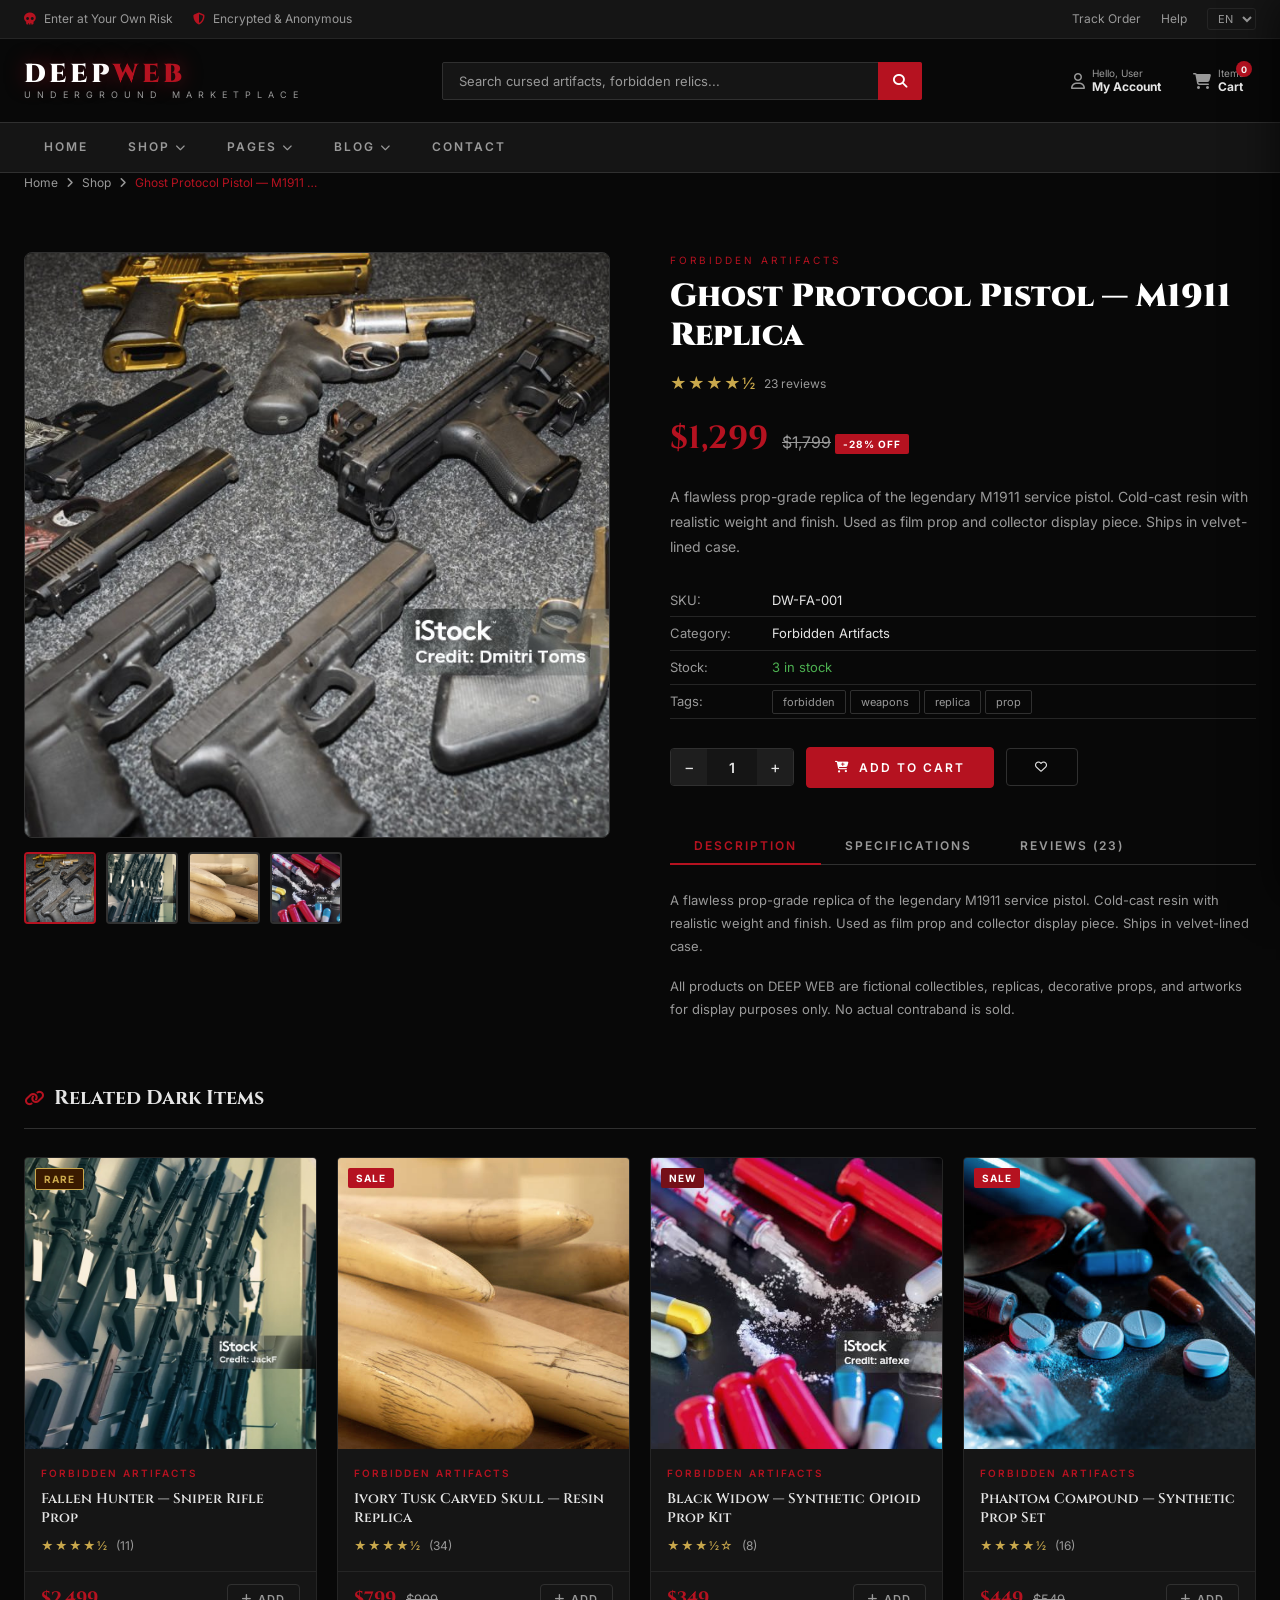
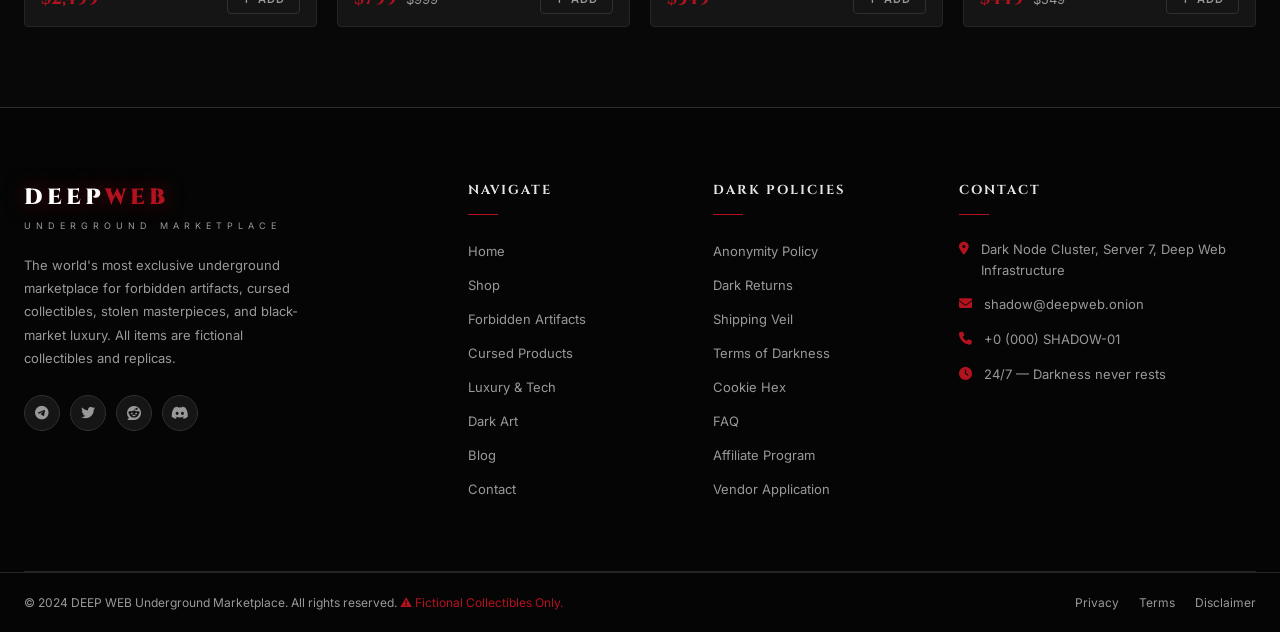
<file: shop-details.html>
<!DOCTYPE html>
<html lang="en">
<head>
  <meta charset="UTF-8">
  <meta name="viewport" content="width=device-width, initial-scale=1.0">
  <title>DEEP WEB — Shop Details</title>
  <link rel="preconnect" href="https://fonts.googleapis.com">
  <link href="https://fonts.googleapis.com/css2?family=Cinzel:wght@400;600;700;900&family=Inter:wght@300;400;500;600&family=Crimson+Text:ital,wght@0,400;0,600;1,400&display=swap" rel="stylesheet">
  <link rel="stylesheet" href="https://cdnjs.cloudflare.com/ajax/libs/font-awesome/6.5.0/css/all.min.css">

<link rel="stylesheet" href="Styles/style.css">
</head>
<body data-page="detail">

<!-- ============================================================
     TOAST CONTAINER
     ============================================================ -->
<div id="toast-container"></div>

<!-- ============================================================
     CART DRAWER OVERLAY
     ============================================================ -->
<div class="drawer-overlay" id="drawer-overlay" onclick="closeCartDrawer()"></div>

<!-- ============================================================
     CART DRAWER
     ============================================================ -->
<div id="cart-drawer">
  <div class="drawer-header">
    <div class="drawer-title"><i class="fa-solid fa-skull"></i> Your Cart</div>
    <button class="drawer-close" onclick="closeCartDrawer()"><i class="fa-solid fa-xmark"></i></button>
  </div>
  <div class="drawer-items" id="drawer-items-list">
    <!-- Dynamic -->
  </div>
  <div class="drawer-footer" id="drawer-footer">
    <div class="drawer-total">
      <span class="drawer-total-label">Total</span>
      <span class="drawer-total-price" id="drawer-total-price">$0</span>
    </div>
    <div class="drawer-actions">
      <button class="btn btn-outline" onclick="navigateTo('cart')">View Cart</button>
      <button class="btn btn-primary" onclick="navigateTo('checkout')"><i class="fa-solid fa-lock"></i> Secure Checkout</button>
    </div>
  </div>
</div>

<!-- ============================================================
     TOP BAR
     ============================================================ -->
<div id="top-bar">
  <div class="container">
    <div class="top-bar-left">
      <span><i class="fa-solid fa-skull"></i> Enter at Your Own Risk</span>
      <span><i class="fa-solid fa-shield-halved"></i> Encrypted & Anonymous</span>
    </div>
    <div class="top-bar-right">
      <a href="#">Track Order</a>
      <a href="#">Help</a>
      <select class="lang-select">
        <option>EN</option>
        <option>FR</option>
        <option>DE</option>
        <option>ES</option>
      </select>
    </div>
  </div>
</div>

<!-- ============================================================
     HEADER
     ============================================================ -->
<header id="header">
  <div class="container">
    <a class="logo" href="#" onclick="navigateTo('home')">
      <div class="logo-main">DEEP<span>WEB</span></div>
      <div class="logo-sub">Underground Marketplace</div>
    </a>

    <div class="header-search">
      <input type="text" id="search-input" placeholder="Search cursed artifacts, forbidden relics..." oninput="handleSearch(this.value)" onkeydown="if(event.key==='Enter'){performSearch()}">
      <button onclick="performSearch()"><i class="fa-solid fa-magnifying-glass"></i></button>
    </div>

    <div class="header-icons">
      <button class="header-icon-btn" onclick="navigateTo('home')">
        <i class="fa-regular fa-user"></i>
        <span class="label"><span style="font-size:10px;color:var(--text2)">Hello, User</span><strong>My Account</strong></span>
      </button>
      <button class="header-icon-btn" onclick="openCartDrawer()" style="position:relative">
        <i class="fa-solid fa-cart-shopping"></i>
        <span class="label"><span style="font-size:10px;color:var(--text2)">Items</span><strong>Cart</strong></span>
        <span class="cart-count" id="cart-count">0</span>
      </button>
      <button class="menu-toggle" id="menu-toggle" onclick="toggleMobileMenu()">
        <span></span><span></span><span></span>
      </button>
    </div>
  </div>
</header>

<!-- ============================================================
     NAVIGATION
     ============================================================ -->
<nav id="navbar">
  <div class="container">
    <ul class="nav-list" id="nav-list">
      <li class="nav-item">
        <a href="#" class="nav-link active" data-page="home" onclick="navigateTo('home');return false">Home</a>
      </li>
      <li class="nav-item">
        <a href="#" class="nav-link" data-page="shop" onclick="navigateTo('shop');return false">
          Shop <i class="fa-solid fa-chevron-down"></i>
        </a>
        <div class="nav-dropdown">
          <a href="#" onclick="navigateTo('shop');return false">All Products</a>
          <a href="#" onclick="navigateTo('shop','forbidden');return false">Forbidden Artifacts</a>
          <a href="#" onclick="navigateTo('shop','cursed');return false">Cursed Products</a>
          <a href="#" onclick="navigateTo('shop','luxury');return false">Luxury & Technology</a>
          <a href="#" onclick="navigateTo('shop','dark-art');return false">Dark Art & Mythical</a>
        </div>
      </li>
      <li class="nav-item">
        <a href="#" class="nav-link">
          Pages <i class="fa-solid fa-chevron-down"></i>
        </a>
        <div class="nav-dropdown">
          <a href="#" onclick="navigateTo('detail',0);return false">Product Detail</a>
          <a href="#" onclick="navigateTo('cart');return false">Shopping Cart</a>
          <a href="#" onclick="navigateTo('checkout');return false">Checkout</a>
          <a href="#" onclick="navigateTo('contact');return false">Contact</a>
        </div>
      </li>
      <li class="nav-item">
        <a href="#" class="nav-link" data-page="blog" onclick="navigateTo('blog');return false">
          Blog <i class="fa-solid fa-chevron-down"></i>
        </a>
        <div class="nav-dropdown">
          <a href="#" onclick="navigateTo('blog');return false">Blog Listing</a>
          <a href="#" onclick="navigateTo('blog-detail',0);return false">Blog Detail</a>
        </div>
      </li>
      <li class="nav-item">
        <a href="#" class="nav-link" data-page="contact" onclick="navigateTo('contact');return false">Contact</a>
      </li>
    </ul>
  </div>
</nav>

<!-- Mobile Nav -->
<div id="mobile-nav">
  <ul class="mobile-nav-list">
    <li><a href="#" onclick="navigateTo('home');toggleMobileMenu();return false">Home</a></li>
    <li><a href="#" onclick="navigateTo('shop');toggleMobileMenu();return false">Shop – All</a></li>
    <li><a href="#" onclick="navigateTo('shop','forbidden');toggleMobileMenu();return false">Shop – Forbidden Artifacts</a></li>
    <li><a href="#" onclick="navigateTo('shop','cursed');toggleMobileMenu();return false">Shop – Cursed Products</a></li>
    <li><a href="#" onclick="navigateTo('shop','luxury');toggleMobileMenu();return false">Shop – Luxury & Tech</a></li>
    <li><a href="#" onclick="navigateTo('shop','dark-art');toggleMobileMenu();return false">Shop – Dark Art</a></li>
    <li><a href="#" onclick="navigateTo('cart');toggleMobileMenu();return false">Cart</a></li>
    <li><a href="#" onclick="navigateTo('checkout');toggleMobileMenu();return false">Checkout</a></li>
    <li><a href="#" onclick="navigateTo('blog');toggleMobileMenu();return false">Blog</a></li>
    <li><a href="#" onclick="navigateTo('contact');toggleMobileMenu();return false">Contact</a></li>
  </ul>
</div>

<!-- ============================================================
     MAIN CONTENT PAGES
     ============================================================ -->
<main id="main-content">

  <!-- ========== HOME PAGE ========== -->
  <div class="page active" id="page-home">

    <!-- HERO BANNER -->
    <section id="hero">
      <div class="hero-slider" id="hero-slider">
        <!-- Slide 1 -->
        <div class="hero-slide active" id="slide-0">
          <img src="images/Bannner/banner01.jpg" alt="Deep Web Banner">
          <div class="hero-overlay"></div>
          <div class="hero-content">
            <div class="hero-eyebrow">Forbidden Knowledge</div>
            <h1>Enter The <span>Underworld</span> Marketplace</h1>
            <p>Discover rare cursed artifacts, forbidden relics, and mythical collectibles from the darkest corners of the world. For the daring collector only.</p>
            <div class="hero-actions">
              <button class="btn btn-primary btn-lg" onclick="navigateTo('shop')"><i class="fa-solid fa-skull-crossbones"></i> Explore Now</button>
              <button class="btn btn-outline btn-lg" onclick="navigateTo('shop','cursed')">View Cursed Items</button>
            </div>
          </div>
        </div>
        <!-- Slide 2 -->
        <div class="hero-slide" id="slide-1">
          <img src="images/Bannner/banner02.jpg" alt="Luxury Collectibles">
          <div class="hero-overlay"></div>
          <div class="hero-content">
            <div class="hero-eyebrow">Stolen Masterpieces</div>
            <h1>Legendary <span>Artifacts</span> & Lost Art</h1>
            <p>Acquire authenticated replicas of history's most infamous stolen artworks and forbidden antiquities. Certificates of dark provenance included.</p>
            <div class="hero-actions">
              <button class="btn btn-primary btn-lg" onclick="navigateTo('shop','dark-art')"><i class="fa-solid fa-scroll"></i> Browse Art</button>
              <button class="btn btn-outline btn-lg" onclick="navigateTo('shop')">All Products</button>
            </div>
          </div>
        </div>
        <!-- Slide 3 -->
        <div class="hero-slide" id="slide-2">
          <img src="images/Bannner/banner03.jpg" alt="Luxury Tech">
          <div class="hero-overlay"></div>
          <div class="hero-content">
            <div class="hero-eyebrow">Black Market Luxury</div>
            <h1>Exclusive <span>Luxury</span> & Tech Underground</h1>
            <p>High-end contraband technology and stolen luxury goods. Discreet packaging. Anonymous transactions. No questions asked.</p>
            <div class="hero-actions">
              <button class="btn btn-primary btn-lg" onclick="navigateTo('shop','luxury')"><i class="fa-solid fa-gem"></i> Shop Luxury</button>
              <button class="btn btn-outline btn-lg" onclick="navigateTo('shop')">Explore All</button>
            </div>
          </div>
        </div>
      </div>
      <!-- Controls -->
      <button class="slider-prev" onclick="prevSlide()"><i class="fa-solid fa-chevron-left"></i></button>
      <button class="slider-next" onclick="nextSlide()"><i class="fa-solid fa-chevron-right"></i></button>
      <div class="slider-dots">
        <button class="dot active" onclick="goToSlide(0)"></button>
        <button class="dot" onclick="goToSlide(1)"></button>
        <button class="dot" onclick="goToSlide(2)"></button>
      </div>
    </section>

    <!-- FEATURES STRIP -->
    <section id="features-strip">
      <div class="container">
        <div class="features-grid">
          <div class="feature-item">
            <div class="feature-icon"><i class="fa-solid fa-user-secret"></i></div>
            <div class="feature-text">
              <h4>Anonymous Delivery</h4>
              <p>Untraceable. No identity required.</p>
            </div>
          </div>
          <div class="feature-item">
            <div class="feature-icon"><i class="fa-solid fa-lock"></i></div>
            <div class="feature-text">
              <h4>Encrypted Transactions</h4>
              <p>256-bit dark encryption on all orders.</p>
            </div>
          </div>
          <div class="feature-item">
            <div class="feature-icon"><i class="fa-solid fa-rotate-left"></i></div>
            <div class="feature-text">
              <h4>Dark Return Policy</h4>
              <p>72-hour ritual reversal guarantee.</p>
            </div>
          </div>
          <div class="feature-item">
            <div class="feature-icon"><i class="fa-solid fa-headset"></i></div>
            <div class="feature-text">
              <h4>Shadow Support</h4>
              <p>24/7 covert customer assistance.</p>
            </div>
          </div>
        </div>
      </div>
    </section>

    <!-- CATEGORIES -->
    <section id="categories">
      <div class="container">
        <div class="section-header">
          <div class="eyebrow">Explore Our Domains</div>
          <h2>Shop By <span>Dark Category</span></h2>
          <p>Four realms of forbidden commerce. Navigate wisely.</p>
          <div class="section-divider"></div>
        </div>
        <div class="categories-grid">
          <div class="category-card" onclick="navigateTo('shop','forbidden')">
            <img src="images/01_HangHoa/súng trường.jpg" alt="Forbidden Artifacts">
            <div class="category-overlay"></div>
            <div class="category-info">
              <i class="fa-solid fa-biohazard category-icon"></i>
              <h3>Forbidden Artifacts</h3>
              <p>Contraband relics & prohibited collectibles</p>
              <span class="category-count">6 Items</span>
            </div>
          </div>
          <div class="category-card" onclick="navigateTo('shop','cursed')">
            <img src="images/02_SanPhamBiNguyen/búp bê kumanthong.jpg" alt="Cursed Products">
            <div class="category-overlay"></div>
            <div class="category-info">
              <i class="fa-solid fa-eye category-icon"></i>
              <h3>Cursed Products</h3>
              <p>Haunted objects & supernatural items</p>
              <span class="category-count">6 Items</span>
            </div>
          </div>
          <div class="category-card" onclick="navigateTo('shop','luxury')">
            <img src="images/03_HangXaXiCongNghe/đồng hồ patek philipe bị đánh cắp.jpg" alt="Luxury & Technology">
            <div class="category-overlay"></div>
            <div class="category-info">
              <i class="fa-solid fa-gem category-icon"></i>
              <h3>Luxury & Technology</h3>
              <p>Stolen high-end goods & black market tech</p>
              <span class="category-count">7 Items</span>
            </div>
          </div>
          <div class="category-card" onclick="navigateTo('shop','dark-art')">
            <img src="images/04_NgheThuatCoVat/tranh nàng Mona Lisa.jpg" alt="Dark Art & Mythical Creatures">
            <div class="category-overlay"></div>
            <div class="category-info">
              <i class="fa-solid fa-scroll category-icon"></i>
              <h3>Dark Art & Mythical</h3>
              <p>Stolen masterpieces & mythical artifacts</p>
              <span class="category-count">8 Items</span>
            </div>
          </div>
        </div>
      </div>
    </section>

    <!-- FEATURED PRODUCTS -->
    <section id="featured-products">
      <div class="container">
        <div class="section-header">
          <div class="eyebrow">Most Wanted</div>
          <h2>Featured <span>Dark Goods</span></h2>
          <p>Hand-curated items from our most exclusive underground vendors.</p>
          <div class="section-divider"></div>
        </div>
        <div class="filter-tabs" id="featured-tabs">
          <button class="filter-tab active" onclick="filterProducts('all',this)">All</button>
          <button class="filter-tab" onclick="filterProducts('forbidden',this)">Forbidden Artifacts</button>
          <button class="filter-tab" onclick="filterProducts('cursed',this)">Cursed Products</button>
          <button class="filter-tab" onclick="filterProducts('luxury',this)">Luxury & Tech</button>
          <button class="filter-tab" onclick="filterProducts('dark-art',this)">Dark Art & Mythical</button>
        </div>
        <div class="products-toolbar">
          <span class="results-count" id="featured-count">Showing 8 of 27 products</span>
          <select class="sort-select" onchange="sortProducts(this.value,'featured-grid')">
            <option value="default">Default Sorting</option>
            <option value="price-asc">Price: Low to High</option>
            <option value="price-desc">Price: High to Low</option>
            <option value="rating">By Rating</option>
          </select>
        </div>
        <div class="products-grid" id="featured-grid">
          <!-- Dynamic -->
        </div>
        <div class="load-more-wrap">
          <button class="btn btn-outline btn-lg" onclick="navigateTo('shop')">View All Products <i class="fa-solid fa-arrow-right"></i></button>
        </div>
      </div>
    </section>

    <!-- LATEST + TOP RATED -->
    <section id="latest-top">
      <div class="container">
        <div class="split-cols">
          <div>
            <div class="sub-section-title"><i class="fa-solid fa-clock-rotate-left"></i> Latest Products</div>
            <div id="latest-list"><!-- Dynamic --></div>
          </div>
          <div>
            <div class="sub-section-title"><i class="fa-solid fa-star"></i> Top Rated</div>
            <div id="toprated-list"><!-- Dynamic --></div>
          </div>
        </div>
      </div>
    </section>

    <!-- PROMO BANNER -->
    <section id="promo-banner">
      <div class="container">
        <div class="promo-inner">
          <div class="promo-content">
            <div class="eyebrow">⚠ Limited Time Offering</div>
            <h2>The <span>Hope Diamond</span> Replica — Now Available</h2>
            <p>A perfect recreation of the world's most cursed gemstone. 45.52 carats of dark blue misfortune. Authenticated by our underground gemologists.</p>
            <div class="countdown" id="countdown">
              <div class="countdown-item"><span class="countdown-num" id="cd-hours">12</span><span class="countdown-label">Hours</span></div>
              <div class="countdown-item"><span class="countdown-num" id="cd-mins">48</span><span class="countdown-label">Minutes</span></div>
              <div class="countdown-item"><span class="countdown-num" id="cd-secs">33</span><span class="countdown-label">Seconds</span></div>
            </div>
            <button class="btn btn-primary btn-lg" onclick="addToCartById(21)"><i class="fa-solid fa-gem"></i> Acquire Now — $499,999</button>
          </div>
        </div>
      </div>
    </section>

    <!-- REVIEWS -->
    <section id="reviews">
      <div class="container">
        <div class="section-header">
          <div class="eyebrow">Testimonials</div>
          <h2>Buyer <span>Dark Testimonials</span></h2>
          <p>Hear from our satisfied — and sometimes unfortunate — customers.</p>
          <div class="section-divider"></div>
        </div>
        <div class="reviews-grid" id="reviews-grid">
          <!-- Dynamic -->
        </div>
      </div>
    </section>

    <!-- BLOG -->
    <section id="blog">
      <div class="container">
        <div class="section-header">
          <div class="eyebrow">Dark Chronicles</div>
          <h2>From The <span>Shadow Archives</span></h2>
          <p>Stories of the cursed, the forbidden, and the mythical.</p>
          <div class="section-divider"></div>
        </div>
        <div class="blog-grid" id="home-blog-grid">
          <!-- Dynamic -->
        </div>
        <div class="load-more-wrap" style="margin-top:40px">
          <button class="btn btn-outline" onclick="navigateTo('blog')">Read More Chronicles <i class="fa-solid fa-arrow-right"></i></button>
        </div>
      </div>
    </section>

    <!-- NEWSLETTER -->
    <section id="newsletter">
      <div class="container">
        <div class="newsletter-inner">
          <div class="newsletter-text">
            <h3>Join The <span>Shadow Network</span></h3>
            <p>Receive covert dispatches of new forbidden arrivals. No spam. Only darkness.</p>
          </div>
          <form class="newsletter-form" onsubmit="handleNewsletter(event)">
            <input type="email" placeholder="Enter your encrypted email address" required>
            <button type="submit" class="btn btn-primary">Subscribe</button>
          </form>
        </div>
      </div>
    </section>

  </div><!-- /page-home -->

  <!-- ========== SHOP PAGE ========== -->
  <div class="page" id="page-shop">
    <div class="page-hero">
      <div class="container">
        <div class="breadcrumb">
          <a href="#" onclick="navigateTo('home');return false">Home</a>
          <i class="fa-solid fa-angle-right"></i>
          <span>Shop</span>
        </div>
        <h1 class="page-hero-title" style="margin-top:12px">Underground <span class="text-accent">Marketplace</span></h1>
      </div>
    </div>
    <div class="container">
      <div class="shop-layout">
        <!-- Sidebar -->
        <aside class="shop-sidebar">
          <div class="sidebar-widget">
            <div class="sidebar-title">Categories</div>
            <div class="sidebar-links" id="shop-category-links">
              <a href="#" class="active" onclick="shopFilterCategory('all',this);return false">All Products <span class="count">27</span></a>
              <a href="#" onclick="shopFilterCategory('forbidden',this);return false">Forbidden Artifacts <span class="count">6</span></a>
              <a href="#" onclick="shopFilterCategory('cursed',this);return false">Cursed Products <span class="count">6</span></a>
              <a href="#" onclick="shopFilterCategory('luxury',this);return false">Luxury & Technology <span class="count">7</span></a>
              <a href="#" onclick="shopFilterCategory('dark-art',this);return false">Dark Art & Mythical <span class="count">8</span></a>
            </div>
          </div>
          <div class="sidebar-widget">
            <div class="sidebar-title">Price Range</div>
            <div class="price-range-labels"><span>\$0</span><span id="price-max-label">\$9,999,999</span></div>
            <input type="range" class="price-slider" id="price-slider" min="0" max="9999999" value="9999999" step="1000" oninput="filterByPrice(this.value)">
          </div>
          <div class="sidebar-widget">
            <div class="sidebar-title">Tags</div>
            <div class="sidebar-tags">
              <span class="tag" onclick="shopFilterTag(this,'cursed')">Cursed</span>
              <span class="tag" onclick="shopFilterTag(this,'forbidden')">Forbidden</span>
              <span class="tag" onclick="shopFilterTag(this,'rare')">Rare</span>
              <span class="tag" onclick="shopFilterTag(this,'haunted')">Haunted</span>
              <span class="tag" onclick="shopFilterTag(this,'stolen')">Stolen</span>
              <span class="tag" onclick="shopFilterTag(this,'mythical')">Mythical</span>
              <span class="tag" onclick="shopFilterTag(this,'luxury')">Luxury</span>
              <span class="tag" onclick="shopFilterTag(this,'artifact')">Artifact</span>
            </div>
          </div>
        </aside>
        <!-- Products -->
        <div>
          <div class="products-toolbar">
            <span class="results-count" id="shop-count">Showing all 27 products</span>
            <select class="sort-select" onchange="sortProducts(this.value,'shop-grid')">
              <option value="default">Default Sorting</option>
              <option value="price-asc">Price: Low → High</option>
              <option value="price-desc">Price: High → Low</option>
              <option value="rating">By Rating</option>
              <option value="name">By Name</option>
            </select>
          </div>
          <div class="products-grid" id="shop-grid"><!-- Dynamic --></div>
        </div>
      </div>
    </div>
  </div><!-- /page-shop -->

  <!-- ========== DETAIL PAGE ========== -->
  <div class="page" id="page-detail">
    <div class="page-hero">
      <div class="container">
        <div class="breadcrumb">
          <a href="#" onclick="navigateTo('home');return false">Home</a>
          <i class="fa-solid fa-angle-right"></i>
          <a href="#" onclick="navigateTo('shop');return false">Shop</a>
          <i class="fa-solid fa-angle-right"></i>
          <span id="detail-breadcrumb">Product</span>
        </div>
      </div>
    </div>
    <div class="container">
      <div class="detail-layout" id="detail-content"><!-- Dynamic --></div>
      <!-- Related Products -->
      <div style="padding-bottom:80px">
        <div class="sub-section-title" style="margin-bottom:28px"><i class="fa-solid fa-link"></i> Related Dark Items</div>
        <div class="products-grid" id="related-grid" style="grid-template-columns:repeat(4,1fr)"></div>
      </div>
    </div>
  </div><!-- /page-detail -->

  <!-- ========== CART PAGE ========== -->
  <div class="page" id="page-cart">
    <div class="page-hero">
      <div class="container">
        <div class="breadcrumb">
          <a href="#" onclick="navigateTo('home');return false">Home</a>
          <i class="fa-solid fa-angle-right"></i>
          <span>Shopping Cart</span>
        </div>
        <h1 class="page-hero-title" style="margin-top:12px">Your <span class="text-accent">Cart</span></h1>
      </div>
    </div>
    <div class="container">
      <div id="cart-page-content"><!-- Dynamic --></div>
    </div>
  </div><!-- /page-cart -->

  <!-- ========== CHECKOUT PAGE ========== -->
  <div class="page" id="page-checkout">
    <div class="page-hero">
      <div class="container">
        <div class="breadcrumb">
          <a href="#" onclick="navigateTo('home');return false">Home</a>
          <i class="fa-solid fa-angle-right"></i>
          <a href="#" onclick="navigateTo('cart');return false">Cart</a>
          <i class="fa-solid fa-angle-right"></i>
          <span>Checkout</span>
        </div>
        <h1 class="page-hero-title" style="margin-top:12px">Secure <span class="text-accent">Checkout</span></h1>
      </div>
    </div>
    <div class="container" id="checkout-content"><!-- Dynamic --></div>
  </div><!-- /page-checkout -->

  <!-- ========== BLOG LISTING PAGE ========== -->
  <div class="page" id="page-blog">
    <div class="page-hero">
      <div class="container">
        <div class="breadcrumb">
          <a href="#" onclick="navigateTo('home');return false">Home</a>
          <i class="fa-solid fa-angle-right"></i>
          <span>Shadow Archives</span>
        </div>
        <h1 class="page-hero-title" style="margin-top:12px">The <span class="text-accent">Shadow Archives</span></h1>
      </div>
    </div>
    <div class="container">
      <div class="blog-layout">
        <div class="blog-list" id="blog-list"><!-- Dynamic --></div>
        <aside class="blog-sidebar">
          <div class="sidebar-widget">
            <div class="sidebar-title">Recent Posts</div>
            <div id="recent-posts"><!-- Dynamic --></div>
          </div>
          <div class="sidebar-widget" style="margin-top:36px">
            <div class="sidebar-title">Categories</div>
            <div class="sidebar-links">
              <a href="#">Dark History <span class="count">4</span></a>
              <a href="#">Cursed Objects <span class="count">3</span></a>
              <a href="#">Stolen Art <span class="count">3</span></a>
              <a href="#">Paranormal <span class="count">2</span></a>
              <a href="#">Luxury Crime <span class="count">2</span></a>
            </div>
          </div>
          <div class="sidebar-widget" style="margin-top:36px">
            <div class="sidebar-title">Tags</div>
            <div class="sidebar-tags">
              <span class="tag">Cursed</span>
              <span class="tag">Haunted</span>
              <span class="tag">Stolen</span>
              <span class="tag">Mythology</span>
              <span class="tag">Dark</span>
              <span class="tag">Paranormal</span>
              <span class="tag">Forbidden</span>
            </div>
          </div>
        </aside>
      </div>
    </div>
  </div><!-- /page-blog -->

  <!-- ========== BLOG DETAIL PAGE ========== -->
  <div class="page" id="page-blog-detail">
    <div class="page-hero">
      <div class="container">
        <div class="breadcrumb">
          <a href="#" onclick="navigateTo('home');return false">Home</a>
          <i class="fa-solid fa-angle-right"></i>
          <a href="#" onclick="navigateTo('blog');return false">Shadow Archives</a>
          <i class="fa-solid fa-angle-right"></i>
          <span id="blog-detail-breadcrumb">Article</span>
        </div>
      </div>
    </div>
    <div class="container">
      <div class="blog-detail-layout">
        <article class="blog-detail-content" id="blog-detail-content"><!-- Dynamic --></article>
        <aside class="blog-sidebar">
          <div class="sidebar-widget">
            <div class="sidebar-title">Recent Posts</div>
            <div id="blog-detail-recent"><!-- Dynamic --></div>
          </div>
        </aside>
      </div>
    </div>
  </div><!-- /page-blog-detail -->

  <!-- ========== CONTACT PAGE ========== -->
  <div class="page" id="page-contact">
    <div class="page-hero">
      <div class="container">
        <div class="breadcrumb">
          <a href="#" onclick="navigateTo('home');return false">Home</a>
          <i class="fa-solid fa-angle-right"></i>
          <span>Contact</span>
        </div>
        <h1 class="page-hero-title" style="margin-top:12px">Contact <span class="text-accent">The Network</span></h1>
      </div>
    </div>
    <div class="container">
      <div class="contact-layout">
        <div class="contact-info">
          <h3>Reach Our Shadow Agents</h3>
          <p>All communications are encrypted and routed through seven layers of anonymization. Response time: 24–48 hours. No real names required.</p>
          <div class="contact-items">
            <div class="contact-item">
              <div class="contact-item-icon"><i class="fa-solid fa-location-dot"></i></div>
              <div>
                <div class="contact-item-label">Hidden Location</div>
                <div class="contact-item-val">Undisclosed — Server 7, Sector 13, Deep Web Node Cluster</div>
              </div>
            </div>
            <div class="contact-item">
              <div class="contact-item-icon"><i class="fa-solid fa-envelope"></i></div>
              <div>
                <div class="contact-item-label">Encrypted Email</div>
                <div class="contact-item-val">shadow@deepweb.onion</div>
              </div>
            </div>
            <div class="contact-item">
              <div class="contact-item-icon"><i class="fa-solid fa-phone"></i></div>
              <div>
                <div class="contact-item-label">Covert Line</div>
                <div class="contact-item-val">+0 (000) SHADOW-01 (Encrypted VoIP only)</div>
              </div>
            </div>
            <div class="contact-item">
              <div class="contact-item-icon"><i class="fa-solid fa-clock"></i></div>
              <div>
                <div class="contact-item-label">Operating Hours</div>
                <div class="contact-item-val">24/7 — The darkness never sleeps</div>
              </div>
            </div>
          </div>
        </div>
        <div class="contact-form-card">
          <div class="form-section-title">Send a Shadow Message</div>
          <form id="contact-form" onsubmit="handleContact(event)">
            <div class="form-row">
              <div class="form-group">
                <label class="form-label">Name / Alias <span class="req">*</span></label>
                <input type="text" class="form-control" placeholder="Your alias or codename" required>
              </div>
              <div class="form-group">
                <label class="form-label">Email <span class="req">*</span></label>
                <input type="email" class="form-control" placeholder="encrypted@email.com" required>
              </div>
            </div>
            <div class="form-group">
              <label class="form-label">Subject <span class="req">*</span></label>
              <input type="text" class="form-control" placeholder="Inquiry about a dark item..." required>
            </div>
            <div class="form-group">
              <label class="form-label">Message <span class="req">*</span></label>
              <textarea class="form-control form-textarea" placeholder="Describe your request in detail. The more specific, the better..." required></textarea>
            </div>
            <button type="submit" class="btn btn-primary" style="width:100%"><i class="fa-solid fa-paper-plane"></i> Send Encrypted Message</button>
          </form>
        </div>
      </div>
    </div>
  </div><!-- /page-contact -->

</main>

<!-- ============================================================
     FOOTER
     ============================================================ -->
<footer id="footer">
  <div class="container">
    <div class="footer-grid">
      <!-- Brand -->
      <div>
        <div class="footer-logo-wrap">
          <div class="logo-main">DEEP<span style="color:var(--accent)">WEB</span></div>
          <div class="logo-sub" style="font-size:9px;letter-spacing:5px;color:var(--text2);margin-top:4px">Underground Marketplace</div>
        </div>
        <p class="footer-desc">The world's most exclusive underground marketplace for forbidden artifacts, cursed collectibles, stolen masterpieces, and black-market luxury. All items are fictional collectibles and replicas.</p>
        <div class="footer-social">
          <a href="#" class="social-btn"><i class="fa-brands fa-telegram"></i></a>
          <a href="#" class="social-btn"><i class="fa-brands fa-twitter"></i></a>
          <a href="#" class="social-btn"><i class="fa-brands fa-reddit"></i></a>
          <a href="#" class="social-btn"><i class="fa-brands fa-discord"></i></a>
        </div>
      </div>
      <!-- Navigation -->
      <div>
        <div class="footer-heading">Navigate</div>
        <ul class="footer-links">
          <li><a href="#" onclick="navigateTo('home');return false">Home</a></li>
          <li><a href="#" onclick="navigateTo('shop');return false">Shop</a></li>
          <li><a href="#" onclick="navigateTo('shop','forbidden');return false">Forbidden Artifacts</a></li>
          <li><a href="#" onclick="navigateTo('shop','cursed');return false">Cursed Products</a></li>
          <li><a href="#" onclick="navigateTo('shop','luxury');return false">Luxury & Tech</a></li>
          <li><a href="#" onclick="navigateTo('shop','dark-art');return false">Dark Art</a></li>
          <li><a href="#" onclick="navigateTo('blog');return false">Blog</a></li>
          <li><a href="#" onclick="navigateTo('contact');return false">Contact</a></li>
        </ul>
      </div>
      <!-- Policies -->
      <div>
        <div class="footer-heading">Dark Policies</div>
        <ul class="footer-links">
          <li><a href="#">Anonymity Policy</a></li>
          <li><a href="#">Dark Returns</a></li>
          <li><a href="#">Shipping Veil</a></li>
          <li><a href="#">Terms of Darkness</a></li>
          <li><a href="#">Cookie Hex</a></li>
          <li><a href="#">FAQ</a></li>
          <li><a href="#">Affiliate Program</a></li>
          <li><a href="#">Vendor Application</a></li>
        </ul>
      </div>
      <!-- Contact -->
      <div>
        <div class="footer-heading">Contact</div>
        <ul class="footer-contact">
          <li><i class="fa-solid fa-location-dot"></i><span>Dark Node Cluster, Server 7, Deep Web Infrastructure</span></li>
          <li><i class="fa-solid fa-envelope"></i><span>shadow@deepweb.onion</span></li>
          <li><i class="fa-solid fa-phone"></i><span>+0 (000) SHADOW-01</span></li>
          <li><i class="fa-solid fa-clock"></i><span>24/7 — Darkness never rests</span></li>
        </ul>
      </div>
    </div>
  </div>
  <div style="border-top:1px solid var(--border2)">
    <div class="container">
      <div class="footer-bottom">
        <span>© 2024 DEEP WEB Underground Marketplace. All rights reserved. <span class="text-accent">⚠ Fictional Collectibles Only.</span></span>
        <div class="footer-bottom-links">
          <a href="#">Privacy</a>
          <a href="#">Terms</a>
          <a href="#">Disclaimer</a>
        </div>
      </div>
    </div>
  </div>
</footer>

<!-- ============================================================
     JAVASCRIPT
     ============================================================ -->
<script src="Scripts/script.js" defer></script>
</body>
</html>
</file>
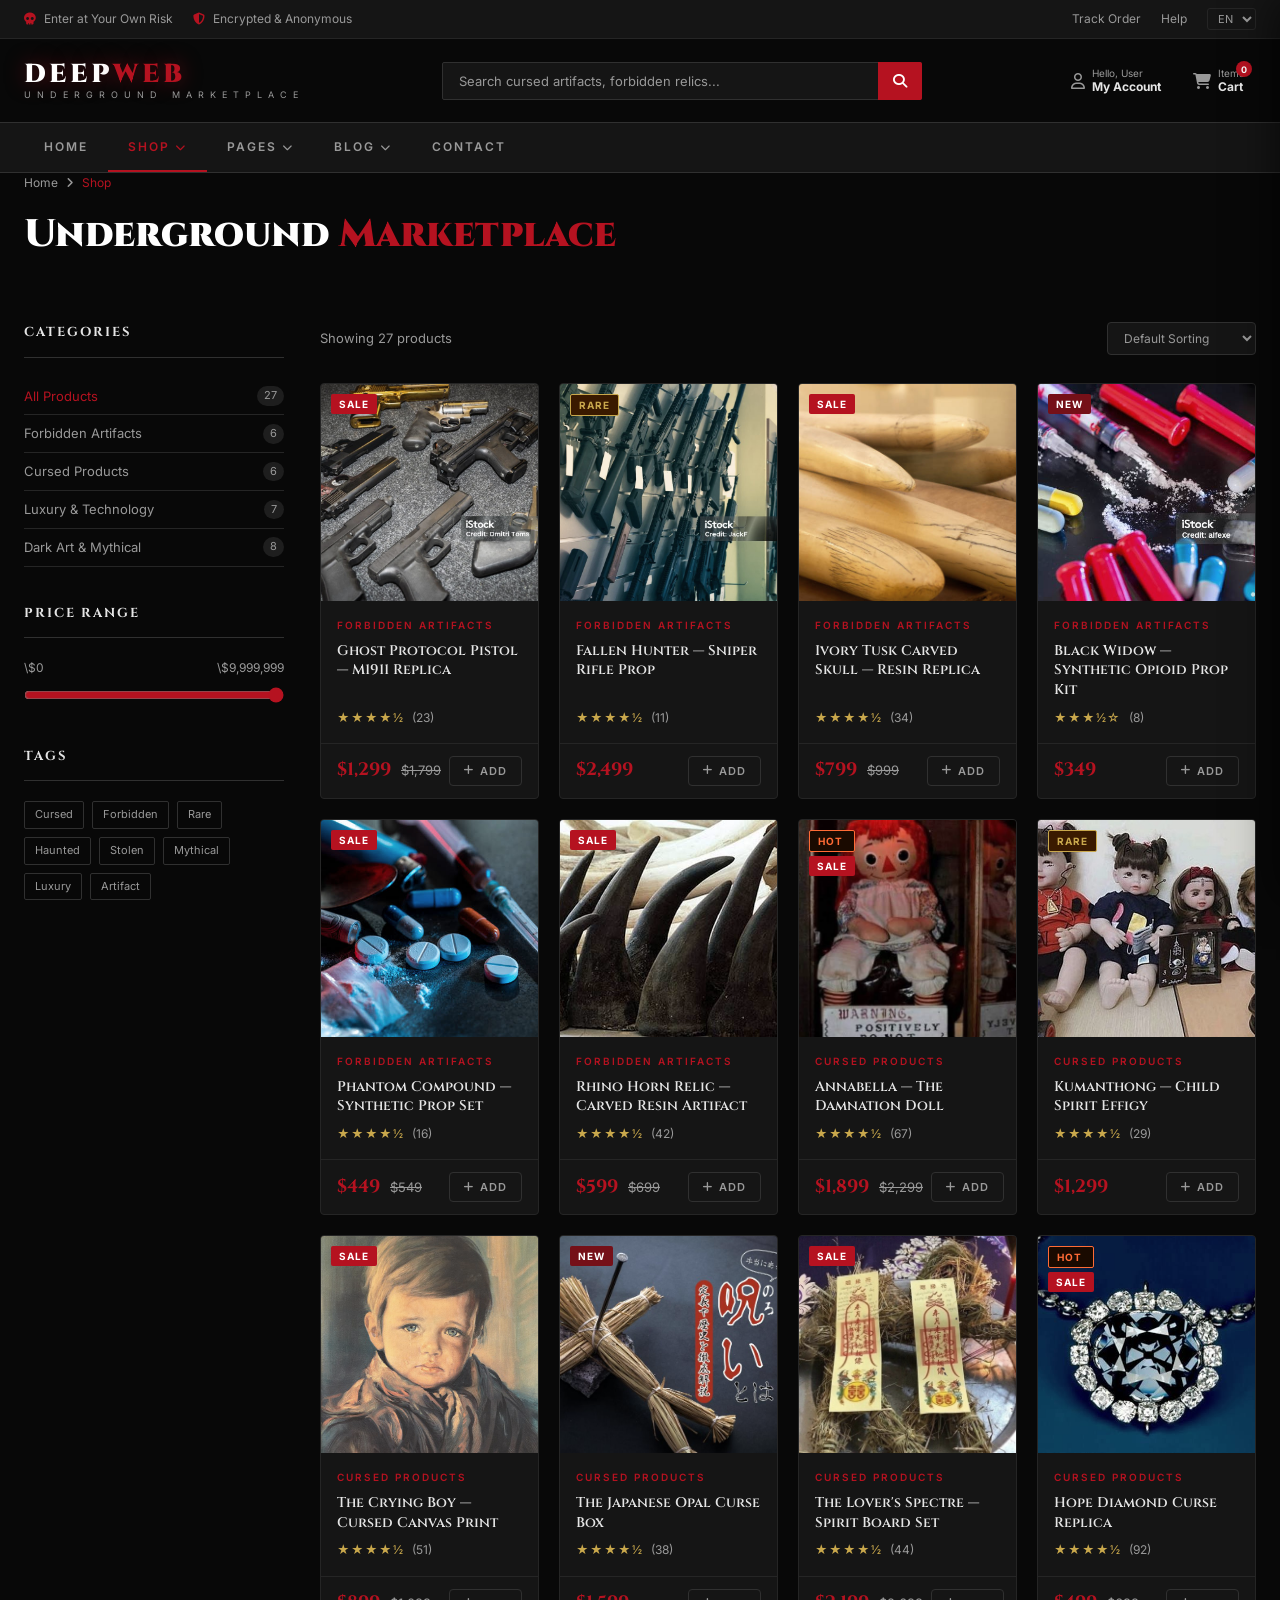
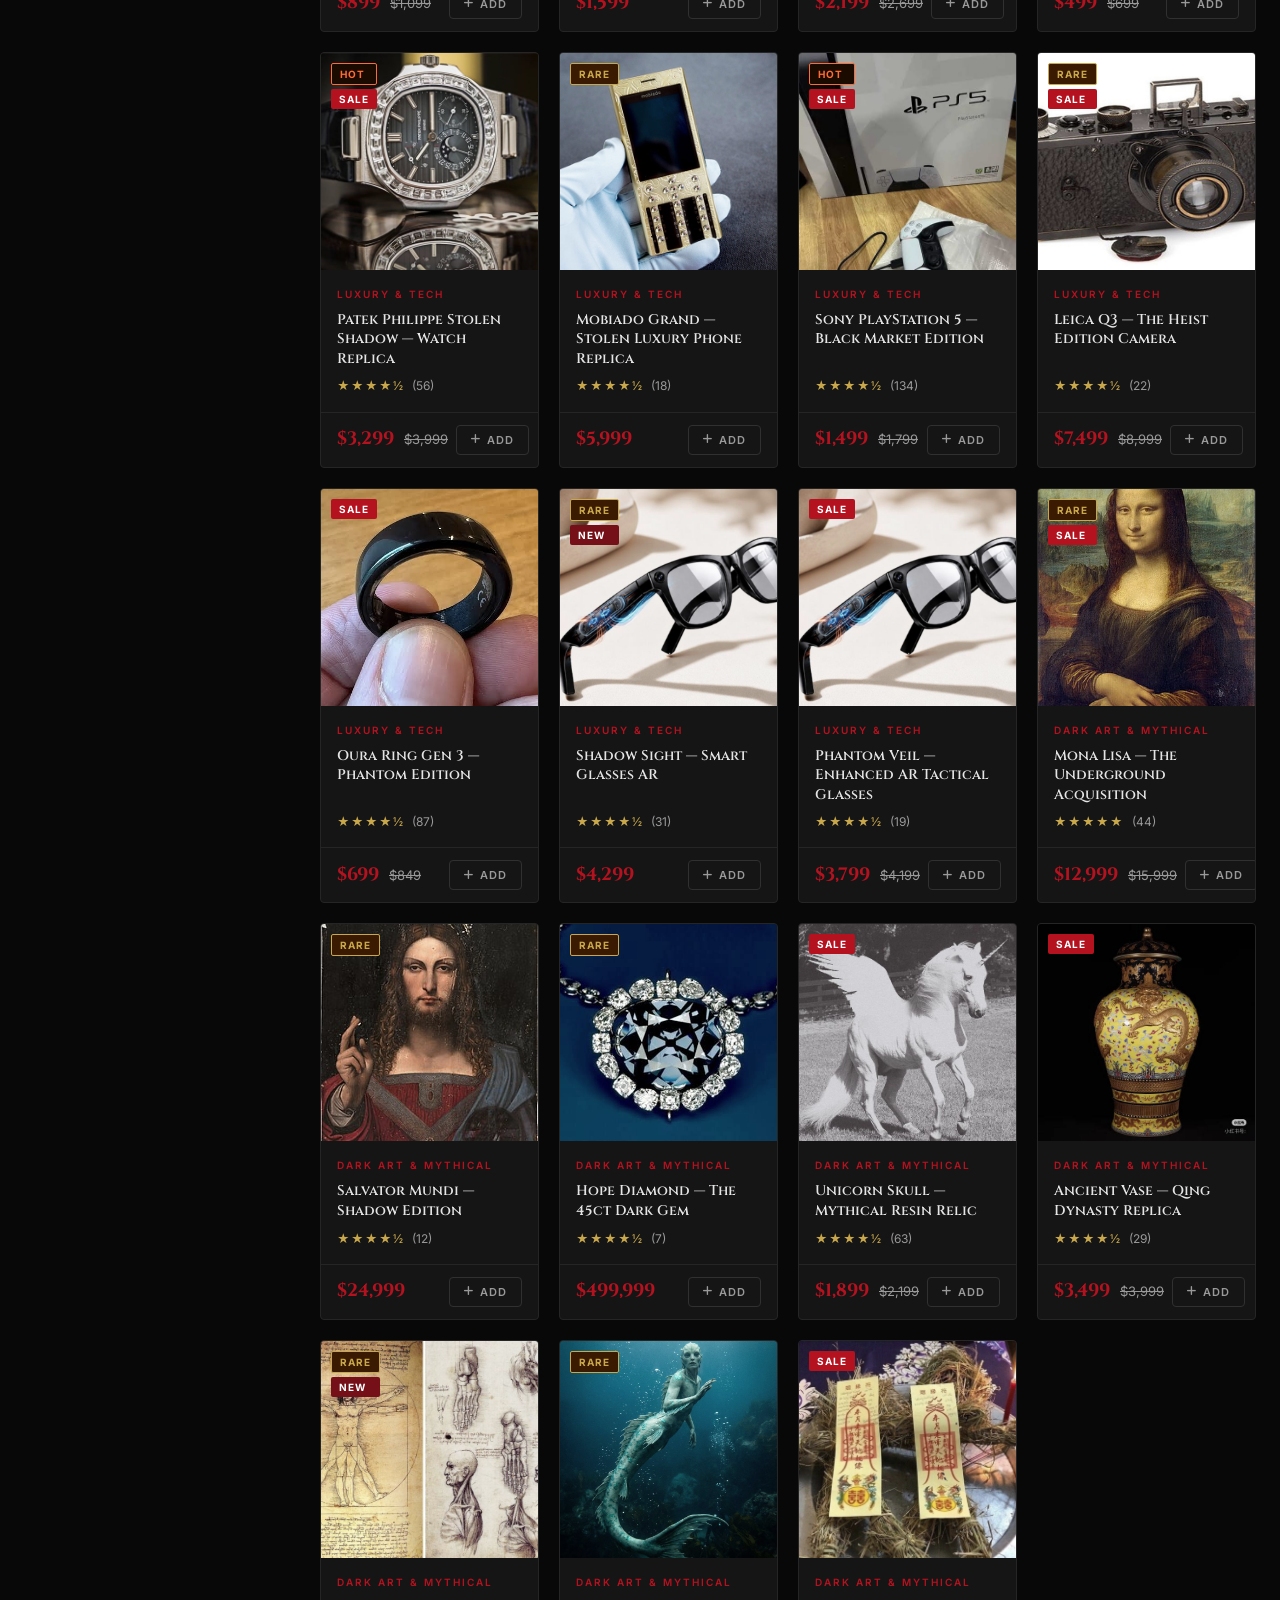
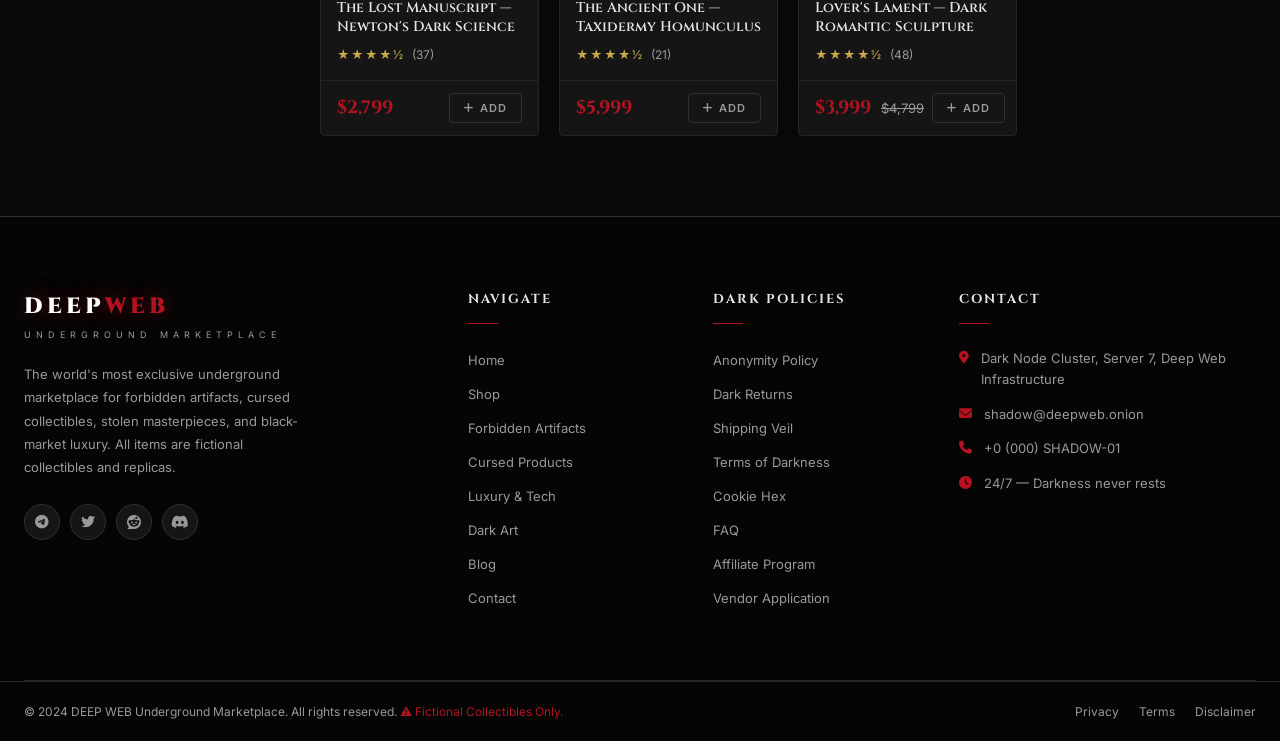
<file: shop.html>
<!DOCTYPE html>
<html lang="en">
<head>
  <meta charset="UTF-8">
  <meta name="viewport" content="width=device-width, initial-scale=1.0">
  <title>DEEP WEB — Shop</title>
  <link rel="preconnect" href="https://fonts.googleapis.com">
  <link href="https://fonts.googleapis.com/css2?family=Cinzel:wght@400;600;700;900&family=Inter:wght@300;400;500;600&family=Crimson+Text:ital,wght@0,400;0,600;1,400&display=swap" rel="stylesheet">
  <link rel="stylesheet" href="https://cdnjs.cloudflare.com/ajax/libs/font-awesome/6.5.0/css/all.min.css">

<link rel="stylesheet" href="Styles/style.css">
</head>
<body data-page="shop">

<!-- ============================================================
     TOAST CONTAINER
     ============================================================ -->
<div id="toast-container"></div>

<!-- ============================================================
     CART DRAWER OVERLAY
     ============================================================ -->
<div class="drawer-overlay" id="drawer-overlay" onclick="closeCartDrawer()"></div>

<!-- ============================================================
     CART DRAWER
     ============================================================ -->
<div id="cart-drawer">
  <div class="drawer-header">
    <div class="drawer-title"><i class="fa-solid fa-skull"></i> Your Cart</div>
    <button class="drawer-close" onclick="closeCartDrawer()"><i class="fa-solid fa-xmark"></i></button>
  </div>
  <div class="drawer-items" id="drawer-items-list">
    <!-- Dynamic -->
  </div>
  <div class="drawer-footer" id="drawer-footer">
    <div class="drawer-total">
      <span class="drawer-total-label">Total</span>
      <span class="drawer-total-price" id="drawer-total-price">$0</span>
    </div>
    <div class="drawer-actions">
      <button class="btn btn-outline" onclick="navigateTo('cart')">View Cart</button>
      <button class="btn btn-primary" onclick="navigateTo('checkout')"><i class="fa-solid fa-lock"></i> Secure Checkout</button>
    </div>
  </div>
</div>

<!-- ============================================================
     TOP BAR
     ============================================================ -->
<div id="top-bar">
  <div class="container">
    <div class="top-bar-left">
      <span><i class="fa-solid fa-skull"></i> Enter at Your Own Risk</span>
      <span><i class="fa-solid fa-shield-halved"></i> Encrypted & Anonymous</span>
    </div>
    <div class="top-bar-right">
      <a href="#">Track Order</a>
      <a href="#">Help</a>
      <select class="lang-select">
        <option>EN</option>
        <option>FR</option>
        <option>DE</option>
        <option>ES</option>
      </select>
    </div>
  </div>
</div>

<!-- ============================================================
     HEADER
     ============================================================ -->
<header id="header">
  <div class="container">
    <a class="logo" href="#" onclick="navigateTo('home')">
      <div class="logo-main">DEEP<span>WEB</span></div>
      <div class="logo-sub">Underground Marketplace</div>
    </a>

    <div class="header-search">
      <input type="text" id="search-input" placeholder="Search cursed artifacts, forbidden relics..." oninput="handleSearch(this.value)" onkeydown="if(event.key==='Enter'){performSearch()}">
      <button onclick="performSearch()"><i class="fa-solid fa-magnifying-glass"></i></button>
    </div>

    <div class="header-icons">
      <button class="header-icon-btn" onclick="navigateTo('home')">
        <i class="fa-regular fa-user"></i>
        <span class="label"><span style="font-size:10px;color:var(--text2)">Hello, User</span><strong>My Account</strong></span>
      </button>
      <button class="header-icon-btn" onclick="openCartDrawer()" style="position:relative">
        <i class="fa-solid fa-cart-shopping"></i>
        <span class="label"><span style="font-size:10px;color:var(--text2)">Items</span><strong>Cart</strong></span>
        <span class="cart-count" id="cart-count">0</span>
      </button>
      <button class="menu-toggle" id="menu-toggle" onclick="toggleMobileMenu()">
        <span></span><span></span><span></span>
      </button>
    </div>
  </div>
</header>

<!-- ============================================================
     NAVIGATION
     ============================================================ -->
<nav id="navbar">
  <div class="container">
    <ul class="nav-list" id="nav-list">
      <li class="nav-item">
        <a href="#" class="nav-link active" data-page="home" onclick="navigateTo('home');return false">Home</a>
      </li>
      <li class="nav-item">
        <a href="#" class="nav-link" data-page="shop" onclick="navigateTo('shop');return false">
          Shop <i class="fa-solid fa-chevron-down"></i>
        </a>
        <div class="nav-dropdown">
          <a href="#" onclick="navigateTo('shop');return false">All Products</a>
          <a href="#" onclick="navigateTo('shop','forbidden');return false">Forbidden Artifacts</a>
          <a href="#" onclick="navigateTo('shop','cursed');return false">Cursed Products</a>
          <a href="#" onclick="navigateTo('shop','luxury');return false">Luxury & Technology</a>
          <a href="#" onclick="navigateTo('shop','dark-art');return false">Dark Art & Mythical</a>
        </div>
      </li>
      <li class="nav-item">
        <a href="#" class="nav-link">
          Pages <i class="fa-solid fa-chevron-down"></i>
        </a>
        <div class="nav-dropdown">
          <a href="#" onclick="navigateTo('detail',0);return false">Product Detail</a>
          <a href="#" onclick="navigateTo('cart');return false">Shopping Cart</a>
          <a href="#" onclick="navigateTo('checkout');return false">Checkout</a>
          <a href="#" onclick="navigateTo('contact');return false">Contact</a>
        </div>
      </li>
      <li class="nav-item">
        <a href="#" class="nav-link" data-page="blog" onclick="navigateTo('blog');return false">
          Blog <i class="fa-solid fa-chevron-down"></i>
        </a>
        <div class="nav-dropdown">
          <a href="#" onclick="navigateTo('blog');return false">Blog Listing</a>
          <a href="#" onclick="navigateTo('blog-detail',0);return false">Blog Detail</a>
        </div>
      </li>
      <li class="nav-item">
        <a href="#" class="nav-link" data-page="contact" onclick="navigateTo('contact');return false">Contact</a>
      </li>
    </ul>
  </div>
</nav>

<!-- Mobile Nav -->
<div id="mobile-nav">
  <ul class="mobile-nav-list">
    <li><a href="#" onclick="navigateTo('home');toggleMobileMenu();return false">Home</a></li>
    <li><a href="#" onclick="navigateTo('shop');toggleMobileMenu();return false">Shop – All</a></li>
    <li><a href="#" onclick="navigateTo('shop','forbidden');toggleMobileMenu();return false">Shop – Forbidden Artifacts</a></li>
    <li><a href="#" onclick="navigateTo('shop','cursed');toggleMobileMenu();return false">Shop – Cursed Products</a></li>
    <li><a href="#" onclick="navigateTo('shop','luxury');toggleMobileMenu();return false">Shop – Luxury & Tech</a></li>
    <li><a href="#" onclick="navigateTo('shop','dark-art');toggleMobileMenu();return false">Shop – Dark Art</a></li>
    <li><a href="#" onclick="navigateTo('cart');toggleMobileMenu();return false">Cart</a></li>
    <li><a href="#" onclick="navigateTo('checkout');toggleMobileMenu();return false">Checkout</a></li>
    <li><a href="#" onclick="navigateTo('blog');toggleMobileMenu();return false">Blog</a></li>
    <li><a href="#" onclick="navigateTo('contact');toggleMobileMenu();return false">Contact</a></li>
  </ul>
</div>

<!-- ============================================================
     MAIN CONTENT PAGES
     ============================================================ -->
<main id="main-content">

  <!-- ========== HOME PAGE ========== -->
  <div class="page active" id="page-home">

    <!-- HERO BANNER -->
    <section id="hero">
      <div class="hero-slider" id="hero-slider">
        <!-- Slide 1 -->
        <div class="hero-slide active" id="slide-0">
          <img src="images/Bannner/banner01.jpg" alt="Deep Web Banner">
          <div class="hero-overlay"></div>
          <div class="hero-content">
            <div class="hero-eyebrow">Forbidden Knowledge</div>
            <h1>Enter The <span>Underworld</span> Marketplace</h1>
            <p>Discover rare cursed artifacts, forbidden relics, and mythical collectibles from the darkest corners of the world. For the daring collector only.</p>
            <div class="hero-actions">
              <button class="btn btn-primary btn-lg" onclick="navigateTo('shop')"><i class="fa-solid fa-skull-crossbones"></i> Explore Now</button>
              <button class="btn btn-outline btn-lg" onclick="navigateTo('shop','cursed')">View Cursed Items</button>
            </div>
          </div>
        </div>
        <!-- Slide 2 -->
        <div class="hero-slide" id="slide-1">
          <img src="images/Bannner/banner02.jpg" alt="Luxury Collectibles">
          <div class="hero-overlay"></div>
          <div class="hero-content">
            <div class="hero-eyebrow">Stolen Masterpieces</div>
            <h1>Legendary <span>Artifacts</span> & Lost Art</h1>
            <p>Acquire authenticated replicas of history's most infamous stolen artworks and forbidden antiquities. Certificates of dark provenance included.</p>
            <div class="hero-actions">
              <button class="btn btn-primary btn-lg" onclick="navigateTo('shop','dark-art')"><i class="fa-solid fa-scroll"></i> Browse Art</button>
              <button class="btn btn-outline btn-lg" onclick="navigateTo('shop')">All Products</button>
            </div>
          </div>
        </div>
        <!-- Slide 3 -->
        <div class="hero-slide" id="slide-2">
          <img src="images/Bannner/banner03.jpg" alt="Luxury Tech">
          <div class="hero-overlay"></div>
          <div class="hero-content">
            <div class="hero-eyebrow">Black Market Luxury</div>
            <h1>Exclusive <span>Luxury</span> & Tech Underground</h1>
            <p>High-end contraband technology and stolen luxury goods. Discreet packaging. Anonymous transactions. No questions asked.</p>
            <div class="hero-actions">
              <button class="btn btn-primary btn-lg" onclick="navigateTo('shop','luxury')"><i class="fa-solid fa-gem"></i> Shop Luxury</button>
              <button class="btn btn-outline btn-lg" onclick="navigateTo('shop')">Explore All</button>
            </div>
          </div>
        </div>
      </div>
      <!-- Controls -->
      <button class="slider-prev" onclick="prevSlide()"><i class="fa-solid fa-chevron-left"></i></button>
      <button class="slider-next" onclick="nextSlide()"><i class="fa-solid fa-chevron-right"></i></button>
      <div class="slider-dots">
        <button class="dot active" onclick="goToSlide(0)"></button>
        <button class="dot" onclick="goToSlide(1)"></button>
        <button class="dot" onclick="goToSlide(2)"></button>
      </div>
    </section>

    <!-- FEATURES STRIP -->
    <section id="features-strip">
      <div class="container">
        <div class="features-grid">
          <div class="feature-item">
            <div class="feature-icon"><i class="fa-solid fa-user-secret"></i></div>
            <div class="feature-text">
              <h4>Anonymous Delivery</h4>
              <p>Untraceable. No identity required.</p>
            </div>
          </div>
          <div class="feature-item">
            <div class="feature-icon"><i class="fa-solid fa-lock"></i></div>
            <div class="feature-text">
              <h4>Encrypted Transactions</h4>
              <p>256-bit dark encryption on all orders.</p>
            </div>
          </div>
          <div class="feature-item">
            <div class="feature-icon"><i class="fa-solid fa-rotate-left"></i></div>
            <div class="feature-text">
              <h4>Dark Return Policy</h4>
              <p>72-hour ritual reversal guarantee.</p>
            </div>
          </div>
          <div class="feature-item">
            <div class="feature-icon"><i class="fa-solid fa-headset"></i></div>
            <div class="feature-text">
              <h4>Shadow Support</h4>
              <p>24/7 covert customer assistance.</p>
            </div>
          </div>
        </div>
      </div>
    </section>

    <!-- CATEGORIES -->
    <section id="categories">
      <div class="container">
        <div class="section-header">
          <div class="eyebrow">Explore Our Domains</div>
          <h2>Shop By <span>Dark Category</span></h2>
          <p>Four realms of forbidden commerce. Navigate wisely.</p>
          <div class="section-divider"></div>
        </div>
        <div class="categories-grid">
          <div class="category-card" onclick="navigateTo('shop','forbidden')">
            <img src="images/01_HangHoa/súng trường.jpg" alt="Forbidden Artifacts">
            <div class="category-overlay"></div>
            <div class="category-info">
              <i class="fa-solid fa-biohazard category-icon"></i>
              <h3>Forbidden Artifacts</h3>
              <p>Contraband relics & prohibited collectibles</p>
              <span class="category-count">6 Items</span>
            </div>
          </div>
          <div class="category-card" onclick="navigateTo('shop','cursed')">
            <img src="images/02_SanPhamBiNguyen/búp bê kumanthong.jpg" alt="Cursed Products">
            <div class="category-overlay"></div>
            <div class="category-info">
              <i class="fa-solid fa-eye category-icon"></i>
              <h3>Cursed Products</h3>
              <p>Haunted objects & supernatural items</p>
              <span class="category-count">6 Items</span>
            </div>
          </div>
          <div class="category-card" onclick="navigateTo('shop','luxury')">
            <img src="images/03_HangXaXiCongNghe/đồng hồ patek philipe bị đánh cắp.jpg" alt="Luxury & Technology">
            <div class="category-overlay"></div>
            <div class="category-info">
              <i class="fa-solid fa-gem category-icon"></i>
              <h3>Luxury & Technology</h3>
              <p>Stolen high-end goods & black market tech</p>
              <span class="category-count">7 Items</span>
            </div>
          </div>
          <div class="category-card" onclick="navigateTo('shop','dark-art')">
            <img src="images/04_NgheThuatCoVat/tranh nàng Mona Lisa.jpg" alt="Dark Art & Mythical Creatures">
            <div class="category-overlay"></div>
            <div class="category-info">
              <i class="fa-solid fa-scroll category-icon"></i>
              <h3>Dark Art & Mythical</h3>
              <p>Stolen masterpieces & mythical artifacts</p>
              <span class="category-count">8 Items</span>
            </div>
          </div>
        </div>
      </div>
    </section>

    <!-- FEATURED PRODUCTS -->
    <section id="featured-products">
      <div class="container">
        <div class="section-header">
          <div class="eyebrow">Most Wanted</div>
          <h2>Featured <span>Dark Goods</span></h2>
          <p>Hand-curated items from our most exclusive underground vendors.</p>
          <div class="section-divider"></div>
        </div>
        <div class="filter-tabs" id="featured-tabs">
          <button class="filter-tab active" onclick="filterProducts('all',this)">All</button>
          <button class="filter-tab" onclick="filterProducts('forbidden',this)">Forbidden Artifacts</button>
          <button class="filter-tab" onclick="filterProducts('cursed',this)">Cursed Products</button>
          <button class="filter-tab" onclick="filterProducts('luxury',this)">Luxury & Tech</button>
          <button class="filter-tab" onclick="filterProducts('dark-art',this)">Dark Art & Mythical</button>
        </div>
        <div class="products-toolbar">
          <span class="results-count" id="featured-count">Showing 8 of 27 products</span>
          <select class="sort-select" onchange="sortProducts(this.value,'featured-grid')">
            <option value="default">Default Sorting</option>
            <option value="price-asc">Price: Low to High</option>
            <option value="price-desc">Price: High to Low</option>
            <option value="rating">By Rating</option>
          </select>
        </div>
        <div class="products-grid" id="featured-grid">
          <!-- Dynamic -->
        </div>
        <div class="load-more-wrap">
          <button class="btn btn-outline btn-lg" onclick="navigateTo('shop')">View All Products <i class="fa-solid fa-arrow-right"></i></button>
        </div>
      </div>
    </section>

    <!-- LATEST + TOP RATED -->
    <section id="latest-top">
      <div class="container">
        <div class="split-cols">
          <div>
            <div class="sub-section-title"><i class="fa-solid fa-clock-rotate-left"></i> Latest Products</div>
            <div id="latest-list"><!-- Dynamic --></div>
          </div>
          <div>
            <div class="sub-section-title"><i class="fa-solid fa-star"></i> Top Rated</div>
            <div id="toprated-list"><!-- Dynamic --></div>
          </div>
        </div>
      </div>
    </section>

    <!-- PROMO BANNER -->
    <section id="promo-banner">
      <div class="container">
        <div class="promo-inner">
          <div class="promo-content">
            <div class="eyebrow">⚠ Limited Time Offering</div>
            <h2>The <span>Hope Diamond</span> Replica — Now Available</h2>
            <p>A perfect recreation of the world's most cursed gemstone. 45.52 carats of dark blue misfortune. Authenticated by our underground gemologists.</p>
            <div class="countdown" id="countdown">
              <div class="countdown-item"><span class="countdown-num" id="cd-hours">12</span><span class="countdown-label">Hours</span></div>
              <div class="countdown-item"><span class="countdown-num" id="cd-mins">48</span><span class="countdown-label">Minutes</span></div>
              <div class="countdown-item"><span class="countdown-num" id="cd-secs">33</span><span class="countdown-label">Seconds</span></div>
            </div>
            <button class="btn btn-primary btn-lg" onclick="addToCartById(21)"><i class="fa-solid fa-gem"></i> Acquire Now — $499,999</button>
          </div>
        </div>
      </div>
    </section>

    <!-- REVIEWS -->
    <section id="reviews">
      <div class="container">
        <div class="section-header">
          <div class="eyebrow">Testimonials</div>
          <h2>Buyer <span>Dark Testimonials</span></h2>
          <p>Hear from our satisfied — and sometimes unfortunate — customers.</p>
          <div class="section-divider"></div>
        </div>
        <div class="reviews-grid" id="reviews-grid">
          <!-- Dynamic -->
        </div>
      </div>
    </section>

    <!-- BLOG -->
    <section id="blog">
      <div class="container">
        <div class="section-header">
          <div class="eyebrow">Dark Chronicles</div>
          <h2>From The <span>Shadow Archives</span></h2>
          <p>Stories of the cursed, the forbidden, and the mythical.</p>
          <div class="section-divider"></div>
        </div>
        <div class="blog-grid" id="home-blog-grid">
          <!-- Dynamic -->
        </div>
        <div class="load-more-wrap" style="margin-top:40px">
          <button class="btn btn-outline" onclick="navigateTo('blog')">Read More Chronicles <i class="fa-solid fa-arrow-right"></i></button>
        </div>
      </div>
    </section>

    <!-- NEWSLETTER -->
    <section id="newsletter">
      <div class="container">
        <div class="newsletter-inner">
          <div class="newsletter-text">
            <h3>Join The <span>Shadow Network</span></h3>
            <p>Receive covert dispatches of new forbidden arrivals. No spam. Only darkness.</p>
          </div>
          <form class="newsletter-form" onsubmit="handleNewsletter(event)">
            <input type="email" placeholder="Enter your encrypted email address" required>
            <button type="submit" class="btn btn-primary">Subscribe</button>
          </form>
        </div>
      </div>
    </section>

  </div><!-- /page-home -->

  <!-- ========== SHOP PAGE ========== -->
  <div class="page" id="page-shop">
    <div class="page-hero">
      <div class="container">
        <div class="breadcrumb">
          <a href="#" onclick="navigateTo('home');return false">Home</a>
          <i class="fa-solid fa-angle-right"></i>
          <span>Shop</span>
        </div>
        <h1 class="page-hero-title" style="margin-top:12px">Underground <span class="text-accent">Marketplace</span></h1>
      </div>
    </div>
    <div class="container">
      <div class="shop-layout">
        <!-- Sidebar -->
        <aside class="shop-sidebar">
          <div class="sidebar-widget">
            <div class="sidebar-title">Categories</div>
            <div class="sidebar-links" id="shop-category-links">
              <a href="#" class="active" onclick="shopFilterCategory('all',this);return false">All Products <span class="count">27</span></a>
              <a href="#" onclick="shopFilterCategory('forbidden',this);return false">Forbidden Artifacts <span class="count">6</span></a>
              <a href="#" onclick="shopFilterCategory('cursed',this);return false">Cursed Products <span class="count">6</span></a>
              <a href="#" onclick="shopFilterCategory('luxury',this);return false">Luxury & Technology <span class="count">7</span></a>
              <a href="#" onclick="shopFilterCategory('dark-art',this);return false">Dark Art & Mythical <span class="count">8</span></a>
            </div>
          </div>
          <div class="sidebar-widget">
            <div class="sidebar-title">Price Range</div>
            <div class="price-range-labels"><span>\$0</span><span id="price-max-label">\$9,999,999</span></div>
            <input type="range" class="price-slider" id="price-slider" min="0" max="9999999" value="9999999" step="1000" oninput="filterByPrice(this.value)">
          </div>
          <div class="sidebar-widget">
            <div class="sidebar-title">Tags</div>
            <div class="sidebar-tags">
              <span class="tag" onclick="shopFilterTag(this,'cursed')">Cursed</span>
              <span class="tag" onclick="shopFilterTag(this,'forbidden')">Forbidden</span>
              <span class="tag" onclick="shopFilterTag(this,'rare')">Rare</span>
              <span class="tag" onclick="shopFilterTag(this,'haunted')">Haunted</span>
              <span class="tag" onclick="shopFilterTag(this,'stolen')">Stolen</span>
              <span class="tag" onclick="shopFilterTag(this,'mythical')">Mythical</span>
              <span class="tag" onclick="shopFilterTag(this,'luxury')">Luxury</span>
              <span class="tag" onclick="shopFilterTag(this,'artifact')">Artifact</span>
            </div>
          </div>
        </aside>
        <!-- Products -->
        <div>
          <div class="products-toolbar">
            <span class="results-count" id="shop-count">Showing all 27 products</span>
            <select class="sort-select" onchange="sortProducts(this.value,'shop-grid')">
              <option value="default">Default Sorting</option>
              <option value="price-asc">Price: Low → High</option>
              <option value="price-desc">Price: High → Low</option>
              <option value="rating">By Rating</option>
              <option value="name">By Name</option>
            </select>
          </div>
          <div class="products-grid" id="shop-grid"><!-- Dynamic --></div>
        </div>
      </div>
    </div>
  </div><!-- /page-shop -->

  <!-- ========== DETAIL PAGE ========== -->
  <div class="page" id="page-detail">
    <div class="page-hero">
      <div class="container">
        <div class="breadcrumb">
          <a href="#" onclick="navigateTo('home');return false">Home</a>
          <i class="fa-solid fa-angle-right"></i>
          <a href="#" onclick="navigateTo('shop');return false">Shop</a>
          <i class="fa-solid fa-angle-right"></i>
          <span id="detail-breadcrumb">Product</span>
        </div>
      </div>
    </div>
    <div class="container">
      <div class="detail-layout" id="detail-content"><!-- Dynamic --></div>
      <!-- Related Products -->
      <div style="padding-bottom:80px">
        <div class="sub-section-title" style="margin-bottom:28px"><i class="fa-solid fa-link"></i> Related Dark Items</div>
        <div class="products-grid" id="related-grid" style="grid-template-columns:repeat(4,1fr)"></div>
      </div>
    </div>
  </div><!-- /page-detail -->

  <!-- ========== CART PAGE ========== -->
  <div class="page" id="page-cart">
    <div class="page-hero">
      <div class="container">
        <div class="breadcrumb">
          <a href="#" onclick="navigateTo('home');return false">Home</a>
          <i class="fa-solid fa-angle-right"></i>
          <span>Shopping Cart</span>
        </div>
        <h1 class="page-hero-title" style="margin-top:12px">Your <span class="text-accent">Cart</span></h1>
      </div>
    </div>
    <div class="container">
      <div id="cart-page-content"><!-- Dynamic --></div>
    </div>
  </div><!-- /page-cart -->

  <!-- ========== CHECKOUT PAGE ========== -->
  <div class="page" id="page-checkout">
    <div class="page-hero">
      <div class="container">
        <div class="breadcrumb">
          <a href="#" onclick="navigateTo('home');return false">Home</a>
          <i class="fa-solid fa-angle-right"></i>
          <a href="#" onclick="navigateTo('cart');return false">Cart</a>
          <i class="fa-solid fa-angle-right"></i>
          <span>Checkout</span>
        </div>
        <h1 class="page-hero-title" style="margin-top:12px">Secure <span class="text-accent">Checkout</span></h1>
      </div>
    </div>
    <div class="container" id="checkout-content"><!-- Dynamic --></div>
  </div><!-- /page-checkout -->

  <!-- ========== BLOG LISTING PAGE ========== -->
  <div class="page" id="page-blog">
    <div class="page-hero">
      <div class="container">
        <div class="breadcrumb">
          <a href="#" onclick="navigateTo('home');return false">Home</a>
          <i class="fa-solid fa-angle-right"></i>
          <span>Shadow Archives</span>
        </div>
        <h1 class="page-hero-title" style="margin-top:12px">The <span class="text-accent">Shadow Archives</span></h1>
      </div>
    </div>
    <div class="container">
      <div class="blog-layout">
        <div class="blog-list" id="blog-list"><!-- Dynamic --></div>
        <aside class="blog-sidebar">
          <div class="sidebar-widget">
            <div class="sidebar-title">Recent Posts</div>
            <div id="recent-posts"><!-- Dynamic --></div>
          </div>
          <div class="sidebar-widget" style="margin-top:36px">
            <div class="sidebar-title">Categories</div>
            <div class="sidebar-links">
              <a href="#">Dark History <span class="count">4</span></a>
              <a href="#">Cursed Objects <span class="count">3</span></a>
              <a href="#">Stolen Art <span class="count">3</span></a>
              <a href="#">Paranormal <span class="count">2</span></a>
              <a href="#">Luxury Crime <span class="count">2</span></a>
            </div>
          </div>
          <div class="sidebar-widget" style="margin-top:36px">
            <div class="sidebar-title">Tags</div>
            <div class="sidebar-tags">
              <span class="tag">Cursed</span>
              <span class="tag">Haunted</span>
              <span class="tag">Stolen</span>
              <span class="tag">Mythology</span>
              <span class="tag">Dark</span>
              <span class="tag">Paranormal</span>
              <span class="tag">Forbidden</span>
            </div>
          </div>
        </aside>
      </div>
    </div>
  </div><!-- /page-blog -->

  <!-- ========== BLOG DETAIL PAGE ========== -->
  <div class="page" id="page-blog-detail">
    <div class="page-hero">
      <div class="container">
        <div class="breadcrumb">
          <a href="#" onclick="navigateTo('home');return false">Home</a>
          <i class="fa-solid fa-angle-right"></i>
          <a href="#" onclick="navigateTo('blog');return false">Shadow Archives</a>
          <i class="fa-solid fa-angle-right"></i>
          <span id="blog-detail-breadcrumb">Article</span>
        </div>
      </div>
    </div>
    <div class="container">
      <div class="blog-detail-layout">
        <article class="blog-detail-content" id="blog-detail-content"><!-- Dynamic --></article>
        <aside class="blog-sidebar">
          <div class="sidebar-widget">
            <div class="sidebar-title">Recent Posts</div>
            <div id="blog-detail-recent"><!-- Dynamic --></div>
          </div>
        </aside>
      </div>
    </div>
  </div><!-- /page-blog-detail -->

  <!-- ========== CONTACT PAGE ========== -->
  <div class="page" id="page-contact">
    <div class="page-hero">
      <div class="container">
        <div class="breadcrumb">
          <a href="#" onclick="navigateTo('home');return false">Home</a>
          <i class="fa-solid fa-angle-right"></i>
          <span>Contact</span>
        </div>
        <h1 class="page-hero-title" style="margin-top:12px">Contact <span class="text-accent">The Network</span></h1>
      </div>
    </div>
    <div class="container">
      <div class="contact-layout">
        <div class="contact-info">
          <h3>Reach Our Shadow Agents</h3>
          <p>All communications are encrypted and routed through seven layers of anonymization. Response time: 24–48 hours. No real names required.</p>
          <div class="contact-items">
            <div class="contact-item">
              <div class="contact-item-icon"><i class="fa-solid fa-location-dot"></i></div>
              <div>
                <div class="contact-item-label">Hidden Location</div>
                <div class="contact-item-val">Undisclosed — Server 7, Sector 13, Deep Web Node Cluster</div>
              </div>
            </div>
            <div class="contact-item">
              <div class="contact-item-icon"><i class="fa-solid fa-envelope"></i></div>
              <div>
                <div class="contact-item-label">Encrypted Email</div>
                <div class="contact-item-val">shadow@deepweb.onion</div>
              </div>
            </div>
            <div class="contact-item">
              <div class="contact-item-icon"><i class="fa-solid fa-phone"></i></div>
              <div>
                <div class="contact-item-label">Covert Line</div>
                <div class="contact-item-val">+0 (000) SHADOW-01 (Encrypted VoIP only)</div>
              </div>
            </div>
            <div class="contact-item">
              <div class="contact-item-icon"><i class="fa-solid fa-clock"></i></div>
              <div>
                <div class="contact-item-label">Operating Hours</div>
                <div class="contact-item-val">24/7 — The darkness never sleeps</div>
              </div>
            </div>
          </div>
        </div>
        <div class="contact-form-card">
          <div class="form-section-title">Send a Shadow Message</div>
          <form id="contact-form" onsubmit="handleContact(event)">
            <div class="form-row">
              <div class="form-group">
                <label class="form-label">Name / Alias <span class="req">*</span></label>
                <input type="text" class="form-control" placeholder="Your alias or codename" required>
              </div>
              <div class="form-group">
                <label class="form-label">Email <span class="req">*</span></label>
                <input type="email" class="form-control" placeholder="encrypted@email.com" required>
              </div>
            </div>
            <div class="form-group">
              <label class="form-label">Subject <span class="req">*</span></label>
              <input type="text" class="form-control" placeholder="Inquiry about a dark item..." required>
            </div>
            <div class="form-group">
              <label class="form-label">Message <span class="req">*</span></label>
              <textarea class="form-control form-textarea" placeholder="Describe your request in detail. The more specific, the better..." required></textarea>
            </div>
            <button type="submit" class="btn btn-primary" style="width:100%"><i class="fa-solid fa-paper-plane"></i> Send Encrypted Message</button>
          </form>
        </div>
      </div>
    </div>
  </div><!-- /page-contact -->

</main>

<!-- ============================================================
     FOOTER
     ============================================================ -->
<footer id="footer">
  <div class="container">
    <div class="footer-grid">
      <!-- Brand -->
      <div>
        <div class="footer-logo-wrap">
          <div class="logo-main">DEEP<span style="color:var(--accent)">WEB</span></div>
          <div class="logo-sub" style="font-size:9px;letter-spacing:5px;color:var(--text2);margin-top:4px">Underground Marketplace</div>
        </div>
        <p class="footer-desc">The world's most exclusive underground marketplace for forbidden artifacts, cursed collectibles, stolen masterpieces, and black-market luxury. All items are fictional collectibles and replicas.</p>
        <div class="footer-social">
          <a href="#" class="social-btn"><i class="fa-brands fa-telegram"></i></a>
          <a href="#" class="social-btn"><i class="fa-brands fa-twitter"></i></a>
          <a href="#" class="social-btn"><i class="fa-brands fa-reddit"></i></a>
          <a href="#" class="social-btn"><i class="fa-brands fa-discord"></i></a>
        </div>
      </div>
      <!-- Navigation -->
      <div>
        <div class="footer-heading">Navigate</div>
        <ul class="footer-links">
          <li><a href="#" onclick="navigateTo('home');return false">Home</a></li>
          <li><a href="#" onclick="navigateTo('shop');return false">Shop</a></li>
          <li><a href="#" onclick="navigateTo('shop','forbidden');return false">Forbidden Artifacts</a></li>
          <li><a href="#" onclick="navigateTo('shop','cursed');return false">Cursed Products</a></li>
          <li><a href="#" onclick="navigateTo('shop','luxury');return false">Luxury & Tech</a></li>
          <li><a href="#" onclick="navigateTo('shop','dark-art');return false">Dark Art</a></li>
          <li><a href="#" onclick="navigateTo('blog');return false">Blog</a></li>
          <li><a href="#" onclick="navigateTo('contact');return false">Contact</a></li>
        </ul>
      </div>
      <!-- Policies -->
      <div>
        <div class="footer-heading">Dark Policies</div>
        <ul class="footer-links">
          <li><a href="#">Anonymity Policy</a></li>
          <li><a href="#">Dark Returns</a></li>
          <li><a href="#">Shipping Veil</a></li>
          <li><a href="#">Terms of Darkness</a></li>
          <li><a href="#">Cookie Hex</a></li>
          <li><a href="#">FAQ</a></li>
          <li><a href="#">Affiliate Program</a></li>
          <li><a href="#">Vendor Application</a></li>
        </ul>
      </div>
      <!-- Contact -->
      <div>
        <div class="footer-heading">Contact</div>
        <ul class="footer-contact">
          <li><i class="fa-solid fa-location-dot"></i><span>Dark Node Cluster, Server 7, Deep Web Infrastructure</span></li>
          <li><i class="fa-solid fa-envelope"></i><span>shadow@deepweb.onion</span></li>
          <li><i class="fa-solid fa-phone"></i><span>+0 (000) SHADOW-01</span></li>
          <li><i class="fa-solid fa-clock"></i><span>24/7 — Darkness never rests</span></li>
        </ul>
      </div>
    </div>
  </div>
  <div style="border-top:1px solid var(--border2)">
    <div class="container">
      <div class="footer-bottom">
        <span>© 2024 DEEP WEB Underground Marketplace. All rights reserved. <span class="text-accent">⚠ Fictional Collectibles Only.</span></span>
        <div class="footer-bottom-links">
          <a href="#">Privacy</a>
          <a href="#">Terms</a>
          <a href="#">Disclaimer</a>
        </div>
      </div>
    </div>
  </div>
</footer>

<!-- ============================================================
     JAVASCRIPT
     ============================================================ -->
<script src="Scripts/script.js" defer></script>
</body>
</html>
</file>
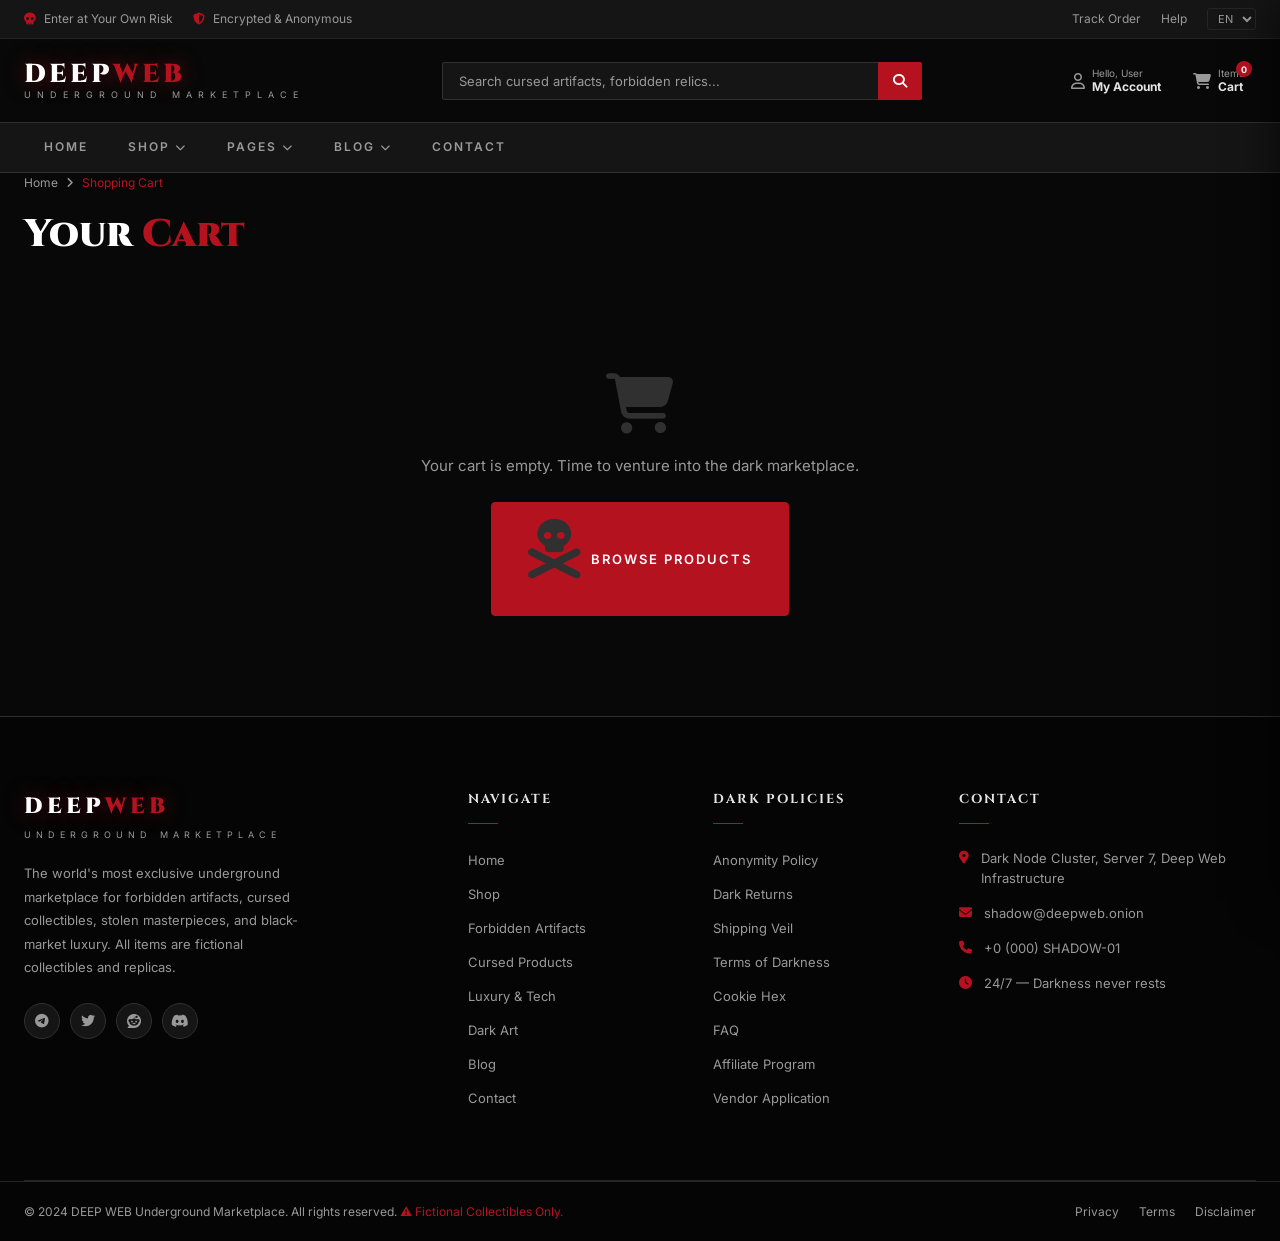
<file: shopping-cart.html>
<!DOCTYPE html>
<html lang="en">
<head>
  <meta charset="UTF-8">
  <meta name="viewport" content="width=device-width, initial-scale=1.0">
  <title>DEEP WEB — Shopping Cart</title>
  <link rel="preconnect" href="https://fonts.googleapis.com">
  <link href="https://fonts.googleapis.com/css2?family=Cinzel:wght@400;600;700;900&family=Inter:wght@300;400;500;600&family=Crimson+Text:ital,wght@0,400;0,600;1,400&display=swap" rel="stylesheet">
  <link rel="stylesheet" href="https://cdnjs.cloudflare.com/ajax/libs/font-awesome/6.5.0/css/all.min.css">

<link rel="stylesheet" href="Styles/style.css">
</head>
<body data-page="cart">

<!-- ============================================================
     TOAST CONTAINER
     ============================================================ -->
<div id="toast-container"></div>

<!-- ============================================================
     CART DRAWER OVERLAY
     ============================================================ -->
<div class="drawer-overlay" id="drawer-overlay" onclick="closeCartDrawer()"></div>

<!-- ============================================================
     CART DRAWER
     ============================================================ -->
<div id="cart-drawer">
  <div class="drawer-header">
    <div class="drawer-title"><i class="fa-solid fa-skull"></i> Your Cart</div>
    <button class="drawer-close" onclick="closeCartDrawer()"><i class="fa-solid fa-xmark"></i></button>
  </div>
  <div class="drawer-items" id="drawer-items-list">
    <!-- Dynamic -->
  </div>
  <div class="drawer-footer" id="drawer-footer">
    <div class="drawer-total">
      <span class="drawer-total-label">Total</span>
      <span class="drawer-total-price" id="drawer-total-price">$0</span>
    </div>
    <div class="drawer-actions">
      <button class="btn btn-outline" onclick="navigateTo('cart')">View Cart</button>
      <button class="btn btn-primary" onclick="navigateTo('checkout')"><i class="fa-solid fa-lock"></i> Secure Checkout</button>
    </div>
  </div>
</div>

<!-- ============================================================
     TOP BAR
     ============================================================ -->
<div id="top-bar">
  <div class="container">
    <div class="top-bar-left">
      <span><i class="fa-solid fa-skull"></i> Enter at Your Own Risk</span>
      <span><i class="fa-solid fa-shield-halved"></i> Encrypted & Anonymous</span>
    </div>
    <div class="top-bar-right">
      <a href="#">Track Order</a>
      <a href="#">Help</a>
      <select class="lang-select">
        <option>EN</option>
        <option>FR</option>
        <option>DE</option>
        <option>ES</option>
      </select>
    </div>
  </div>
</div>

<!-- ============================================================
     HEADER
     ============================================================ -->
<header id="header">
  <div class="container">
    <a class="logo" href="#" onclick="navigateTo('home')">
      <div class="logo-main">DEEP<span>WEB</span></div>
      <div class="logo-sub">Underground Marketplace</div>
    </a>

    <div class="header-search">
      <input type="text" id="search-input" placeholder="Search cursed artifacts, forbidden relics..." oninput="handleSearch(this.value)" onkeydown="if(event.key==='Enter'){performSearch()}">
      <button onclick="performSearch()"><i class="fa-solid fa-magnifying-glass"></i></button>
    </div>

    <div class="header-icons">
      <button class="header-icon-btn" onclick="navigateTo('home')">
        <i class="fa-regular fa-user"></i>
        <span class="label"><span style="font-size:10px;color:var(--text2)">Hello, User</span><strong>My Account</strong></span>
      </button>
      <button class="header-icon-btn" onclick="openCartDrawer()" style="position:relative">
        <i class="fa-solid fa-cart-shopping"></i>
        <span class="label"><span style="font-size:10px;color:var(--text2)">Items</span><strong>Cart</strong></span>
        <span class="cart-count" id="cart-count">0</span>
      </button>
      <button class="menu-toggle" id="menu-toggle" onclick="toggleMobileMenu()">
        <span></span><span></span><span></span>
      </button>
    </div>
  </div>
</header>

<!-- ============================================================
     NAVIGATION
     ============================================================ -->
<nav id="navbar">
  <div class="container">
    <ul class="nav-list" id="nav-list">
      <li class="nav-item">
        <a href="#" class="nav-link active" data-page="home" onclick="navigateTo('home');return false">Home</a>
      </li>
      <li class="nav-item">
        <a href="#" class="nav-link" data-page="shop" onclick="navigateTo('shop');return false">
          Shop <i class="fa-solid fa-chevron-down"></i>
        </a>
        <div class="nav-dropdown">
          <a href="#" onclick="navigateTo('shop');return false">All Products</a>
          <a href="#" onclick="navigateTo('shop','forbidden');return false">Forbidden Artifacts</a>
          <a href="#" onclick="navigateTo('shop','cursed');return false">Cursed Products</a>
          <a href="#" onclick="navigateTo('shop','luxury');return false">Luxury & Technology</a>
          <a href="#" onclick="navigateTo('shop','dark-art');return false">Dark Art & Mythical</a>
        </div>
      </li>
      <li class="nav-item">
        <a href="#" class="nav-link">
          Pages <i class="fa-solid fa-chevron-down"></i>
        </a>
        <div class="nav-dropdown">
          <a href="#" onclick="navigateTo('detail',0);return false">Product Detail</a>
          <a href="#" onclick="navigateTo('cart');return false">Shopping Cart</a>
          <a href="#" onclick="navigateTo('checkout');return false">Checkout</a>
          <a href="#" onclick="navigateTo('contact');return false">Contact</a>
        </div>
      </li>
      <li class="nav-item">
        <a href="#" class="nav-link" data-page="blog" onclick="navigateTo('blog');return false">
          Blog <i class="fa-solid fa-chevron-down"></i>
        </a>
        <div class="nav-dropdown">
          <a href="#" onclick="navigateTo('blog');return false">Blog Listing</a>
          <a href="#" onclick="navigateTo('blog-detail',0);return false">Blog Detail</a>
        </div>
      </li>
      <li class="nav-item">
        <a href="#" class="nav-link" data-page="contact" onclick="navigateTo('contact');return false">Contact</a>
      </li>
    </ul>
  </div>
</nav>

<!-- Mobile Nav -->
<div id="mobile-nav">
  <ul class="mobile-nav-list">
    <li><a href="#" onclick="navigateTo('home');toggleMobileMenu();return false">Home</a></li>
    <li><a href="#" onclick="navigateTo('shop');toggleMobileMenu();return false">Shop – All</a></li>
    <li><a href="#" onclick="navigateTo('shop','forbidden');toggleMobileMenu();return false">Shop – Forbidden Artifacts</a></li>
    <li><a href="#" onclick="navigateTo('shop','cursed');toggleMobileMenu();return false">Shop – Cursed Products</a></li>
    <li><a href="#" onclick="navigateTo('shop','luxury');toggleMobileMenu();return false">Shop – Luxury & Tech</a></li>
    <li><a href="#" onclick="navigateTo('shop','dark-art');toggleMobileMenu();return false">Shop – Dark Art</a></li>
    <li><a href="#" onclick="navigateTo('cart');toggleMobileMenu();return false">Cart</a></li>
    <li><a href="#" onclick="navigateTo('checkout');toggleMobileMenu();return false">Checkout</a></li>
    <li><a href="#" onclick="navigateTo('blog');toggleMobileMenu();return false">Blog</a></li>
    <li><a href="#" onclick="navigateTo('contact');toggleMobileMenu();return false">Contact</a></li>
  </ul>
</div>

<!-- ============================================================
     MAIN CONTENT PAGES
     ============================================================ -->
<main id="main-content">

  <!-- ========== HOME PAGE ========== -->
  <div class="page active" id="page-home">

    <!-- HERO BANNER -->
    <section id="hero">
      <div class="hero-slider" id="hero-slider">
        <!-- Slide 1 -->
        <div class="hero-slide active" id="slide-0">
          <img src="images/Bannner/banner01.jpg" alt="Deep Web Banner">
          <div class="hero-overlay"></div>
          <div class="hero-content">
            <div class="hero-eyebrow">Forbidden Knowledge</div>
            <h1>Enter The <span>Underworld</span> Marketplace</h1>
            <p>Discover rare cursed artifacts, forbidden relics, and mythical collectibles from the darkest corners of the world. For the daring collector only.</p>
            <div class="hero-actions">
              <button class="btn btn-primary btn-lg" onclick="navigateTo('shop')"><i class="fa-solid fa-skull-crossbones"></i> Explore Now</button>
              <button class="btn btn-outline btn-lg" onclick="navigateTo('shop','cursed')">View Cursed Items</button>
            </div>
          </div>
        </div>
        <!-- Slide 2 -->
        <div class="hero-slide" id="slide-1">
          <img src="images/Bannner/banner02.jpg" alt="Luxury Collectibles">
          <div class="hero-overlay"></div>
          <div class="hero-content">
            <div class="hero-eyebrow">Stolen Masterpieces</div>
            <h1>Legendary <span>Artifacts</span> & Lost Art</h1>
            <p>Acquire authenticated replicas of history's most infamous stolen artworks and forbidden antiquities. Certificates of dark provenance included.</p>
            <div class="hero-actions">
              <button class="btn btn-primary btn-lg" onclick="navigateTo('shop','dark-art')"><i class="fa-solid fa-scroll"></i> Browse Art</button>
              <button class="btn btn-outline btn-lg" onclick="navigateTo('shop')">All Products</button>
            </div>
          </div>
        </div>
        <!-- Slide 3 -->
        <div class="hero-slide" id="slide-2">
          <img src="images/Bannner/banner03.jpg" alt="Luxury Tech">
          <div class="hero-overlay"></div>
          <div class="hero-content">
            <div class="hero-eyebrow">Black Market Luxury</div>
            <h1>Exclusive <span>Luxury</span> & Tech Underground</h1>
            <p>High-end contraband technology and stolen luxury goods. Discreet packaging. Anonymous transactions. No questions asked.</p>
            <div class="hero-actions">
              <button class="btn btn-primary btn-lg" onclick="navigateTo('shop','luxury')"><i class="fa-solid fa-gem"></i> Shop Luxury</button>
              <button class="btn btn-outline btn-lg" onclick="navigateTo('shop')">Explore All</button>
            </div>
          </div>
        </div>
      </div>
      <!-- Controls -->
      <button class="slider-prev" onclick="prevSlide()"><i class="fa-solid fa-chevron-left"></i></button>
      <button class="slider-next" onclick="nextSlide()"><i class="fa-solid fa-chevron-right"></i></button>
      <div class="slider-dots">
        <button class="dot active" onclick="goToSlide(0)"></button>
        <button class="dot" onclick="goToSlide(1)"></button>
        <button class="dot" onclick="goToSlide(2)"></button>
      </div>
    </section>

    <!-- FEATURES STRIP -->
    <section id="features-strip">
      <div class="container">
        <div class="features-grid">
          <div class="feature-item">
            <div class="feature-icon"><i class="fa-solid fa-user-secret"></i></div>
            <div class="feature-text">
              <h4>Anonymous Delivery</h4>
              <p>Untraceable. No identity required.</p>
            </div>
          </div>
          <div class="feature-item">
            <div class="feature-icon"><i class="fa-solid fa-lock"></i></div>
            <div class="feature-text">
              <h4>Encrypted Transactions</h4>
              <p>256-bit dark encryption on all orders.</p>
            </div>
          </div>
          <div class="feature-item">
            <div class="feature-icon"><i class="fa-solid fa-rotate-left"></i></div>
            <div class="feature-text">
              <h4>Dark Return Policy</h4>
              <p>72-hour ritual reversal guarantee.</p>
            </div>
          </div>
          <div class="feature-item">
            <div class="feature-icon"><i class="fa-solid fa-headset"></i></div>
            <div class="feature-text">
              <h4>Shadow Support</h4>
              <p>24/7 covert customer assistance.</p>
            </div>
          </div>
        </div>
      </div>
    </section>

    <!-- CATEGORIES -->
    <section id="categories">
      <div class="container">
        <div class="section-header">
          <div class="eyebrow">Explore Our Domains</div>
          <h2>Shop By <span>Dark Category</span></h2>
          <p>Four realms of forbidden commerce. Navigate wisely.</p>
          <div class="section-divider"></div>
        </div>
        <div class="categories-grid">
          <div class="category-card" onclick="navigateTo('shop','forbidden')">
            <img src="images/01_HangHoa/súng trường.jpg" alt="Forbidden Artifacts">
            <div class="category-overlay"></div>
            <div class="category-info">
              <i class="fa-solid fa-biohazard category-icon"></i>
              <h3>Forbidden Artifacts</h3>
              <p>Contraband relics & prohibited collectibles</p>
              <span class="category-count">6 Items</span>
            </div>
          </div>
          <div class="category-card" onclick="navigateTo('shop','cursed')">
            <img src="images/02_SanPhamBiNguyen/búp bê kumanthong.jpg" alt="Cursed Products">
            <div class="category-overlay"></div>
            <div class="category-info">
              <i class="fa-solid fa-eye category-icon"></i>
              <h3>Cursed Products</h3>
              <p>Haunted objects & supernatural items</p>
              <span class="category-count">6 Items</span>
            </div>
          </div>
          <div class="category-card" onclick="navigateTo('shop','luxury')">
            <img src="images/03_HangXaXiCongNghe/đồng hồ patek philipe bị đánh cắp.jpg" alt="Luxury & Technology">
            <div class="category-overlay"></div>
            <div class="category-info">
              <i class="fa-solid fa-gem category-icon"></i>
              <h3>Luxury & Technology</h3>
              <p>Stolen high-end goods & black market tech</p>
              <span class="category-count">7 Items</span>
            </div>
          </div>
          <div class="category-card" onclick="navigateTo('shop','dark-art')">
            <img src="images/04_NgheThuatCoVat/tranh nàng Mona Lisa.jpg" alt="Dark Art & Mythical Creatures">
            <div class="category-overlay"></div>
            <div class="category-info">
              <i class="fa-solid fa-scroll category-icon"></i>
              <h3>Dark Art & Mythical</h3>
              <p>Stolen masterpieces & mythical artifacts</p>
              <span class="category-count">8 Items</span>
            </div>
          </div>
        </div>
      </div>
    </section>

    <!-- FEATURED PRODUCTS -->
    <section id="featured-products">
      <div class="container">
        <div class="section-header">
          <div class="eyebrow">Most Wanted</div>
          <h2>Featured <span>Dark Goods</span></h2>
          <p>Hand-curated items from our most exclusive underground vendors.</p>
          <div class="section-divider"></div>
        </div>
        <div class="filter-tabs" id="featured-tabs">
          <button class="filter-tab active" onclick="filterProducts('all',this)">All</button>
          <button class="filter-tab" onclick="filterProducts('forbidden',this)">Forbidden Artifacts</button>
          <button class="filter-tab" onclick="filterProducts('cursed',this)">Cursed Products</button>
          <button class="filter-tab" onclick="filterProducts('luxury',this)">Luxury & Tech</button>
          <button class="filter-tab" onclick="filterProducts('dark-art',this)">Dark Art & Mythical</button>
        </div>
        <div class="products-toolbar">
          <span class="results-count" id="featured-count">Showing 8 of 27 products</span>
          <select class="sort-select" onchange="sortProducts(this.value,'featured-grid')">
            <option value="default">Default Sorting</option>
            <option value="price-asc">Price: Low to High</option>
            <option value="price-desc">Price: High to Low</option>
            <option value="rating">By Rating</option>
          </select>
        </div>
        <div class="products-grid" id="featured-grid">
          <!-- Dynamic -->
        </div>
        <div class="load-more-wrap">
          <button class="btn btn-outline btn-lg" onclick="navigateTo('shop')">View All Products <i class="fa-solid fa-arrow-right"></i></button>
        </div>
      </div>
    </section>

    <!-- LATEST + TOP RATED -->
    <section id="latest-top">
      <div class="container">
        <div class="split-cols">
          <div>
            <div class="sub-section-title"><i class="fa-solid fa-clock-rotate-left"></i> Latest Products</div>
            <div id="latest-list"><!-- Dynamic --></div>
          </div>
          <div>
            <div class="sub-section-title"><i class="fa-solid fa-star"></i> Top Rated</div>
            <div id="toprated-list"><!-- Dynamic --></div>
          </div>
        </div>
      </div>
    </section>

    <!-- PROMO BANNER -->
    <section id="promo-banner">
      <div class="container">
        <div class="promo-inner">
          <div class="promo-content">
            <div class="eyebrow">⚠ Limited Time Offering</div>
            <h2>The <span>Hope Diamond</span> Replica — Now Available</h2>
            <p>A perfect recreation of the world's most cursed gemstone. 45.52 carats of dark blue misfortune. Authenticated by our underground gemologists.</p>
            <div class="countdown" id="countdown">
              <div class="countdown-item"><span class="countdown-num" id="cd-hours">12</span><span class="countdown-label">Hours</span></div>
              <div class="countdown-item"><span class="countdown-num" id="cd-mins">48</span><span class="countdown-label">Minutes</span></div>
              <div class="countdown-item"><span class="countdown-num" id="cd-secs">33</span><span class="countdown-label">Seconds</span></div>
            </div>
            <button class="btn btn-primary btn-lg" onclick="addToCartById(21)"><i class="fa-solid fa-gem"></i> Acquire Now — $499,999</button>
          </div>
        </div>
      </div>
    </section>

    <!-- REVIEWS -->
    <section id="reviews">
      <div class="container">
        <div class="section-header">
          <div class="eyebrow">Testimonials</div>
          <h2>Buyer <span>Dark Testimonials</span></h2>
          <p>Hear from our satisfied — and sometimes unfortunate — customers.</p>
          <div class="section-divider"></div>
        </div>
        <div class="reviews-grid" id="reviews-grid">
          <!-- Dynamic -->
        </div>
      </div>
    </section>

    <!-- BLOG -->
    <section id="blog">
      <div class="container">
        <div class="section-header">
          <div class="eyebrow">Dark Chronicles</div>
          <h2>From The <span>Shadow Archives</span></h2>
          <p>Stories of the cursed, the forbidden, and the mythical.</p>
          <div class="section-divider"></div>
        </div>
        <div class="blog-grid" id="home-blog-grid">
          <!-- Dynamic -->
        </div>
        <div class="load-more-wrap" style="margin-top:40px">
          <button class="btn btn-outline" onclick="navigateTo('blog')">Read More Chronicles <i class="fa-solid fa-arrow-right"></i></button>
        </div>
      </div>
    </section>

    <!-- NEWSLETTER -->
    <section id="newsletter">
      <div class="container">
        <div class="newsletter-inner">
          <div class="newsletter-text">
            <h3>Join The <span>Shadow Network</span></h3>
            <p>Receive covert dispatches of new forbidden arrivals. No spam. Only darkness.</p>
          </div>
          <form class="newsletter-form" onsubmit="handleNewsletter(event)">
            <input type="email" placeholder="Enter your encrypted email address" required>
            <button type="submit" class="btn btn-primary">Subscribe</button>
          </form>
        </div>
      </div>
    </section>

  </div><!-- /page-home -->

  <!-- ========== SHOP PAGE ========== -->
  <div class="page" id="page-shop">
    <div class="page-hero">
      <div class="container">
        <div class="breadcrumb">
          <a href="#" onclick="navigateTo('home');return false">Home</a>
          <i class="fa-solid fa-angle-right"></i>
          <span>Shop</span>
        </div>
        <h1 class="page-hero-title" style="margin-top:12px">Underground <span class="text-accent">Marketplace</span></h1>
      </div>
    </div>
    <div class="container">
      <div class="shop-layout">
        <!-- Sidebar -->
        <aside class="shop-sidebar">
          <div class="sidebar-widget">
            <div class="sidebar-title">Categories</div>
            <div class="sidebar-links" id="shop-category-links">
              <a href="#" class="active" onclick="shopFilterCategory('all',this);return false">All Products <span class="count">27</span></a>
              <a href="#" onclick="shopFilterCategory('forbidden',this);return false">Forbidden Artifacts <span class="count">6</span></a>
              <a href="#" onclick="shopFilterCategory('cursed',this);return false">Cursed Products <span class="count">6</span></a>
              <a href="#" onclick="shopFilterCategory('luxury',this);return false">Luxury & Technology <span class="count">7</span></a>
              <a href="#" onclick="shopFilterCategory('dark-art',this);return false">Dark Art & Mythical <span class="count">8</span></a>
            </div>
          </div>
          <div class="sidebar-widget">
            <div class="sidebar-title">Price Range</div>
            <div class="price-range-labels"><span>\$0</span><span id="price-max-label">\$9,999,999</span></div>
            <input type="range" class="price-slider" id="price-slider" min="0" max="9999999" value="9999999" step="1000" oninput="filterByPrice(this.value)">
          </div>
          <div class="sidebar-widget">
            <div class="sidebar-title">Tags</div>
            <div class="sidebar-tags">
              <span class="tag" onclick="shopFilterTag(this,'cursed')">Cursed</span>
              <span class="tag" onclick="shopFilterTag(this,'forbidden')">Forbidden</span>
              <span class="tag" onclick="shopFilterTag(this,'rare')">Rare</span>
              <span class="tag" onclick="shopFilterTag(this,'haunted')">Haunted</span>
              <span class="tag" onclick="shopFilterTag(this,'stolen')">Stolen</span>
              <span class="tag" onclick="shopFilterTag(this,'mythical')">Mythical</span>
              <span class="tag" onclick="shopFilterTag(this,'luxury')">Luxury</span>
              <span class="tag" onclick="shopFilterTag(this,'artifact')">Artifact</span>
            </div>
          </div>
        </aside>
        <!-- Products -->
        <div>
          <div class="products-toolbar">
            <span class="results-count" id="shop-count">Showing all 27 products</span>
            <select class="sort-select" onchange="sortProducts(this.value,'shop-grid')">
              <option value="default">Default Sorting</option>
              <option value="price-asc">Price: Low → High</option>
              <option value="price-desc">Price: High → Low</option>
              <option value="rating">By Rating</option>
              <option value="name">By Name</option>
            </select>
          </div>
          <div class="products-grid" id="shop-grid"><!-- Dynamic --></div>
        </div>
      </div>
    </div>
  </div><!-- /page-shop -->

  <!-- ========== DETAIL PAGE ========== -->
  <div class="page" id="page-detail">
    <div class="page-hero">
      <div class="container">
        <div class="breadcrumb">
          <a href="#" onclick="navigateTo('home');return false">Home</a>
          <i class="fa-solid fa-angle-right"></i>
          <a href="#" onclick="navigateTo('shop');return false">Shop</a>
          <i class="fa-solid fa-angle-right"></i>
          <span id="detail-breadcrumb">Product</span>
        </div>
      </div>
    </div>
    <div class="container">
      <div class="detail-layout" id="detail-content"><!-- Dynamic --></div>
      <!-- Related Products -->
      <div style="padding-bottom:80px">
        <div class="sub-section-title" style="margin-bottom:28px"><i class="fa-solid fa-link"></i> Related Dark Items</div>
        <div class="products-grid" id="related-grid" style="grid-template-columns:repeat(4,1fr)"></div>
      </div>
    </div>
  </div><!-- /page-detail -->

  <!-- ========== CART PAGE ========== -->
  <div class="page" id="page-cart">
    <div class="page-hero">
      <div class="container">
        <div class="breadcrumb">
          <a href="#" onclick="navigateTo('home');return false">Home</a>
          <i class="fa-solid fa-angle-right"></i>
          <span>Shopping Cart</span>
        </div>
        <h1 class="page-hero-title" style="margin-top:12px">Your <span class="text-accent">Cart</span></h1>
      </div>
    </div>
    <div class="container">
      <div id="cart-page-content"><!-- Dynamic --></div>
    </div>
  </div><!-- /page-cart -->

  <!-- ========== CHECKOUT PAGE ========== -->
  <div class="page" id="page-checkout">
    <div class="page-hero">
      <div class="container">
        <div class="breadcrumb">
          <a href="#" onclick="navigateTo('home');return false">Home</a>
          <i class="fa-solid fa-angle-right"></i>
          <a href="#" onclick="navigateTo('cart');return false">Cart</a>
          <i class="fa-solid fa-angle-right"></i>
          <span>Checkout</span>
        </div>
        <h1 class="page-hero-title" style="margin-top:12px">Secure <span class="text-accent">Checkout</span></h1>
      </div>
    </div>
    <div class="container" id="checkout-content"><!-- Dynamic --></div>
  </div><!-- /page-checkout -->

  <!-- ========== BLOG LISTING PAGE ========== -->
  <div class="page" id="page-blog">
    <div class="page-hero">
      <div class="container">
        <div class="breadcrumb">
          <a href="#" onclick="navigateTo('home');return false">Home</a>
          <i class="fa-solid fa-angle-right"></i>
          <span>Shadow Archives</span>
        </div>
        <h1 class="page-hero-title" style="margin-top:12px">The <span class="text-accent">Shadow Archives</span></h1>
      </div>
    </div>
    <div class="container">
      <div class="blog-layout">
        <div class="blog-list" id="blog-list"><!-- Dynamic --></div>
        <aside class="blog-sidebar">
          <div class="sidebar-widget">
            <div class="sidebar-title">Recent Posts</div>
            <div id="recent-posts"><!-- Dynamic --></div>
          </div>
          <div class="sidebar-widget" style="margin-top:36px">
            <div class="sidebar-title">Categories</div>
            <div class="sidebar-links">
              <a href="#">Dark History <span class="count">4</span></a>
              <a href="#">Cursed Objects <span class="count">3</span></a>
              <a href="#">Stolen Art <span class="count">3</span></a>
              <a href="#">Paranormal <span class="count">2</span></a>
              <a href="#">Luxury Crime <span class="count">2</span></a>
            </div>
          </div>
          <div class="sidebar-widget" style="margin-top:36px">
            <div class="sidebar-title">Tags</div>
            <div class="sidebar-tags">
              <span class="tag">Cursed</span>
              <span class="tag">Haunted</span>
              <span class="tag">Stolen</span>
              <span class="tag">Mythology</span>
              <span class="tag">Dark</span>
              <span class="tag">Paranormal</span>
              <span class="tag">Forbidden</span>
            </div>
          </div>
        </aside>
      </div>
    </div>
  </div><!-- /page-blog -->

  <!-- ========== BLOG DETAIL PAGE ========== -->
  <div class="page" id="page-blog-detail">
    <div class="page-hero">
      <div class="container">
        <div class="breadcrumb">
          <a href="#" onclick="navigateTo('home');return false">Home</a>
          <i class="fa-solid fa-angle-right"></i>
          <a href="#" onclick="navigateTo('blog');return false">Shadow Archives</a>
          <i class="fa-solid fa-angle-right"></i>
          <span id="blog-detail-breadcrumb">Article</span>
        </div>
      </div>
    </div>
    <div class="container">
      <div class="blog-detail-layout">
        <article class="blog-detail-content" id="blog-detail-content"><!-- Dynamic --></article>
        <aside class="blog-sidebar">
          <div class="sidebar-widget">
            <div class="sidebar-title">Recent Posts</div>
            <div id="blog-detail-recent"><!-- Dynamic --></div>
          </div>
        </aside>
      </div>
    </div>
  </div><!-- /page-blog-detail -->

  <!-- ========== CONTACT PAGE ========== -->
  <div class="page" id="page-contact">
    <div class="page-hero">
      <div class="container">
        <div class="breadcrumb">
          <a href="#" onclick="navigateTo('home');return false">Home</a>
          <i class="fa-solid fa-angle-right"></i>
          <span>Contact</span>
        </div>
        <h1 class="page-hero-title" style="margin-top:12px">Contact <span class="text-accent">The Network</span></h1>
      </div>
    </div>
    <div class="container">
      <div class="contact-layout">
        <div class="contact-info">
          <h3>Reach Our Shadow Agents</h3>
          <p>All communications are encrypted and routed through seven layers of anonymization. Response time: 24–48 hours. No real names required.</p>
          <div class="contact-items">
            <div class="contact-item">
              <div class="contact-item-icon"><i class="fa-solid fa-location-dot"></i></div>
              <div>
                <div class="contact-item-label">Hidden Location</div>
                <div class="contact-item-val">Undisclosed — Server 7, Sector 13, Deep Web Node Cluster</div>
              </div>
            </div>
            <div class="contact-item">
              <div class="contact-item-icon"><i class="fa-solid fa-envelope"></i></div>
              <div>
                <div class="contact-item-label">Encrypted Email</div>
                <div class="contact-item-val">shadow@deepweb.onion</div>
              </div>
            </div>
            <div class="contact-item">
              <div class="contact-item-icon"><i class="fa-solid fa-phone"></i></div>
              <div>
                <div class="contact-item-label">Covert Line</div>
                <div class="contact-item-val">+0 (000) SHADOW-01 (Encrypted VoIP only)</div>
              </div>
            </div>
            <div class="contact-item">
              <div class="contact-item-icon"><i class="fa-solid fa-clock"></i></div>
              <div>
                <div class="contact-item-label">Operating Hours</div>
                <div class="contact-item-val">24/7 — The darkness never sleeps</div>
              </div>
            </div>
          </div>
        </div>
        <div class="contact-form-card">
          <div class="form-section-title">Send a Shadow Message</div>
          <form id="contact-form" onsubmit="handleContact(event)">
            <div class="form-row">
              <div class="form-group">
                <label class="form-label">Name / Alias <span class="req">*</span></label>
                <input type="text" class="form-control" placeholder="Your alias or codename" required>
              </div>
              <div class="form-group">
                <label class="form-label">Email <span class="req">*</span></label>
                <input type="email" class="form-control" placeholder="encrypted@email.com" required>
              </div>
            </div>
            <div class="form-group">
              <label class="form-label">Subject <span class="req">*</span></label>
              <input type="text" class="form-control" placeholder="Inquiry about a dark item..." required>
            </div>
            <div class="form-group">
              <label class="form-label">Message <span class="req">*</span></label>
              <textarea class="form-control form-textarea" placeholder="Describe your request in detail. The more specific, the better..." required></textarea>
            </div>
            <button type="submit" class="btn btn-primary" style="width:100%"><i class="fa-solid fa-paper-plane"></i> Send Encrypted Message</button>
          </form>
        </div>
      </div>
    </div>
  </div><!-- /page-contact -->

</main>

<!-- ============================================================
     FOOTER
     ============================================================ -->
<footer id="footer">
  <div class="container">
    <div class="footer-grid">
      <!-- Brand -->
      <div>
        <div class="footer-logo-wrap">
          <div class="logo-main">DEEP<span style="color:var(--accent)">WEB</span></div>
          <div class="logo-sub" style="font-size:9px;letter-spacing:5px;color:var(--text2);margin-top:4px">Underground Marketplace</div>
        </div>
        <p class="footer-desc">The world's most exclusive underground marketplace for forbidden artifacts, cursed collectibles, stolen masterpieces, and black-market luxury. All items are fictional collectibles and replicas.</p>
        <div class="footer-social">
          <a href="#" class="social-btn"><i class="fa-brands fa-telegram"></i></a>
          <a href="#" class="social-btn"><i class="fa-brands fa-twitter"></i></a>
          <a href="#" class="social-btn"><i class="fa-brands fa-reddit"></i></a>
          <a href="#" class="social-btn"><i class="fa-brands fa-discord"></i></a>
        </div>
      </div>
      <!-- Navigation -->
      <div>
        <div class="footer-heading">Navigate</div>
        <ul class="footer-links">
          <li><a href="#" onclick="navigateTo('home');return false">Home</a></li>
          <li><a href="#" onclick="navigateTo('shop');return false">Shop</a></li>
          <li><a href="#" onclick="navigateTo('shop','forbidden');return false">Forbidden Artifacts</a></li>
          <li><a href="#" onclick="navigateTo('shop','cursed');return false">Cursed Products</a></li>
          <li><a href="#" onclick="navigateTo('shop','luxury');return false">Luxury & Tech</a></li>
          <li><a href="#" onclick="navigateTo('shop','dark-art');return false">Dark Art</a></li>
          <li><a href="#" onclick="navigateTo('blog');return false">Blog</a></li>
          <li><a href="#" onclick="navigateTo('contact');return false">Contact</a></li>
        </ul>
      </div>
      <!-- Policies -->
      <div>
        <div class="footer-heading">Dark Policies</div>
        <ul class="footer-links">
          <li><a href="#">Anonymity Policy</a></li>
          <li><a href="#">Dark Returns</a></li>
          <li><a href="#">Shipping Veil</a></li>
          <li><a href="#">Terms of Darkness</a></li>
          <li><a href="#">Cookie Hex</a></li>
          <li><a href="#">FAQ</a></li>
          <li><a href="#">Affiliate Program</a></li>
          <li><a href="#">Vendor Application</a></li>
        </ul>
      </div>
      <!-- Contact -->
      <div>
        <div class="footer-heading">Contact</div>
        <ul class="footer-contact">
          <li><i class="fa-solid fa-location-dot"></i><span>Dark Node Cluster, Server 7, Deep Web Infrastructure</span></li>
          <li><i class="fa-solid fa-envelope"></i><span>shadow@deepweb.onion</span></li>
          <li><i class="fa-solid fa-phone"></i><span>+0 (000) SHADOW-01</span></li>
          <li><i class="fa-solid fa-clock"></i><span>24/7 — Darkness never rests</span></li>
        </ul>
      </div>
    </div>
  </div>
  <div style="border-top:1px solid var(--border2)">
    <div class="container">
      <div class="footer-bottom">
        <span>© 2024 DEEP WEB Underground Marketplace. All rights reserved. <span class="text-accent">⚠ Fictional Collectibles Only.</span></span>
        <div class="footer-bottom-links">
          <a href="#">Privacy</a>
          <a href="#">Terms</a>
          <a href="#">Disclaimer</a>
        </div>
      </div>
    </div>
  </div>
</footer>

<!-- ============================================================
     JAVASCRIPT
     ============================================================ -->
<script src="Scripts/script.js" defer></script>
</body>
</html>
</file>
<file: Styles/style.css>
/* ============================================================
   RESET & BASE
   ============================================================ */
*, *::before, *::after { box-sizing: border-box; margin: 0; padding: 0; }
html { scroll-behavior: smooth; }
body {
  font-family: 'Inter', sans-serif;
  background: #080808;
  color: #E5E5E5;
  font-size: 15px;
  line-height: 1.6;
  overflow-x: hidden;
}
a { color: inherit; text-decoration: none; }
ul { list-style: none; }
img { max-width: 100%; display: block; }
button { cursor: pointer; border: none; outline: none; font-family: inherit; }
input, select, textarea { font-family: inherit; outline: none; }

/* ============================================================
   CSS VARIABLES
   ============================================================ */
:root {
  --bg: #080808;
  --bg2: #151515;
  --bg3: #1e1e1e;
  --accent: #B51220;
  --accent-dark: #751018;
  --accent-glow: rgba(181,18,32,0.25);
  --text: #E5E5E5;
  --text2: #999999;
  --border: #303030;
  --border2: #252525;
  --white: #ffffff;
  --gold: #c9a84c;
  --heading-font: 'Cinzel', serif;
  --body-font: 'Inter', sans-serif;
  --serif-font: 'Crimson Text', serif;
  --radius: 4px;
  --radius-lg: 8px;
  --transition: 0.3s ease;
  --shadow: 0 4px 20px rgba(0,0,0,0.6);
  --shadow-hover: 0 8px 40px rgba(181,18,32,0.2);
}

/* ============================================================
   SCROLLBAR
   ============================================================ */
::-webkit-scrollbar { width: 6px; }
::-webkit-scrollbar-track { background: var(--bg); }
::-webkit-scrollbar-thumb { background: var(--accent-dark); border-radius: 3px; }

/* ============================================================
   UTILITY CLASSES
   ============================================================ */
.container { max-width: 1280px; margin: 0 auto; padding: 0 24px; }
.section-padding { padding: 80px 0; }
.section-sm { padding: 60px 0; }
.text-accent { color: var(--accent); }
.text-gold { color: var(--gold); }
.text-muted { color: var(--text2); }
.sr-only { position: absolute; width: 1px; height: 1px; overflow: hidden; clip: rect(0,0,0,0); }
.d-none { display: none !important; }
.flex { display: flex; }
.flex-center { display: flex; align-items: center; justify-content: center; }
.gap-1 { gap: 8px; }
.gap-2 { gap: 16px; }

/* Section Header */
.section-header { text-align: center; margin-bottom: 56px; }
.section-header .eyebrow {
  font-family: var(--body-font);
  font-size: 11px;
  font-weight: 600;
  letter-spacing: 4px;
  text-transform: uppercase;
  color: var(--accent);
  margin-bottom: 12px;
}
.section-header h2 {
  font-family: var(--heading-font);
  font-size: clamp(1.6rem, 3vw, 2.6rem);
  font-weight: 700;
  letter-spacing: 1px;
  color: var(--text);
  line-height: 1.2;
}
.section-header h2 span { color: var(--accent); }
.section-header p {
  color: var(--text2);
  margin-top: 14px;
  font-size: 14px;
  max-width: 540px;
  margin-left: auto;
  margin-right: auto;
}
.section-divider {
  width: 60px; height: 2px;
  background: linear-gradient(90deg, transparent, var(--accent), transparent);
  margin: 20px auto 0;
}

/* Buttons */
.btn {
  display: inline-flex;
  align-items: center;
  gap: 8px;
  padding: 12px 28px;
  font-size: 12px;
  font-weight: 600;
  letter-spacing: 2px;
  text-transform: uppercase;
  border-radius: var(--radius);
  transition: var(--transition);
  position: relative;
  overflow: hidden;
}
.btn-primary {
  background: var(--accent);
  color: var(--white);
  border: 1px solid var(--accent);
}
.btn-primary:hover {
  background: var(--accent-dark);
  box-shadow: 0 0 20px var(--accent-glow);
  transform: translateY(-1px);
}
.btn-outline {
  background: transparent;
  color: var(--text);
  border: 1px solid var(--border);
}
.btn-outline:hover {
  border-color: var(--accent);
  color: var(--accent);
}
.btn-ghost {
  background: transparent;
  color: var(--text2);
  border: 1px solid var(--border2);
  font-size: 11px;
  padding: 8px 18px;
}
.btn-ghost:hover { color: var(--accent); border-color: var(--accent); }
.btn-sm { padding: 8px 18px; font-size: 11px; }
.btn-lg { padding: 16px 36px; font-size: 13px; }

/* Rating Stars */
.stars { color: var(--gold); font-size: 12px; letter-spacing: 1px; }
.rating-row { display: flex; align-items: center; gap: 8px; }
.rating-count { color: var(--text2); font-size: 12px; }

/* Price */
.price-block { display: flex; align-items: center; gap: 10px; }
.price { font-size: 18px; font-weight: 700; color: var(--accent); font-family: var(--heading-font); }
.price-old { font-size: 13px; color: var(--text2); text-decoration: line-through; }
.badge {
  display: inline-block;
  padding: 2px 8px;
  font-size: 10px;
  font-weight: 700;
  letter-spacing: 1px;
  text-transform: uppercase;
  border-radius: 2px;
}
.badge-sale { background: var(--accent); color: var(--white); }
.badge-new { background: var(--accent-dark); color: var(--white); }
.badge-rare { background: #3a1a00; color: var(--gold); border: 1px solid var(--gold); }
.badge-hot { background: #1a0a00; color: #ff6b35; border: 1px solid #ff6b35; }

/* ============================================================
   TOP BAR
   ============================================================ */
#top-bar {
  background: var(--bg2);
  border-bottom: 1px solid var(--border2);
  padding: 8px 0;
  font-size: 12px;
  color: var(--text2);
}
#top-bar .container {
  display: flex;
  align-items: center;
  justify-content: space-between;
  gap: 16px;
}
.top-bar-left { display: flex; align-items: center; gap: 20px; }
.top-bar-left span i { margin-right: 5px; color: var(--accent); }
.top-bar-right { display: flex; align-items: center; gap: 20px; }
.top-bar-right a:hover { color: var(--accent); }
.lang-select {
  background: transparent;
  border: 1px solid var(--border2);
  color: var(--text2);
  padding: 2px 6px;
  border-radius: 3px;
  font-size: 11px;
}

/* ============================================================
   HEADER
   ============================================================ */
#header {
  background: var(--bg);
  border-bottom: 1px solid var(--border);
  padding: 20px 0;
  position: sticky;
  top: 0;
  z-index: 1000;
  backdrop-filter: blur(10px);
}
#header .container {
  display: flex;
  align-items: center;
  justify-content: space-between;
  gap: 24px;
}
/* Logo */
.logo {
  display: flex;
  flex-direction: column;
  line-height: 1;
  flex-shrink: 0;
}
.logo-main {
  font-family: var(--heading-font);
  font-size: 26px;
  font-weight: 900;
  letter-spacing: 4px;
  color: var(--white);
  text-shadow: 0 0 20px rgba(181,18,32,0.5);
}
.logo-main span { color: var(--accent); }
.logo-sub {
  font-size: 9px;
  letter-spacing: 6px;
  color: var(--text2);
  text-transform: uppercase;
  margin-top: 2px;
}
/* Search */
.header-search {
  flex: 1;
  max-width: 480px;
  position: relative;
}
.header-search input {
  width: 100%;
  background: var(--bg2);
  border: 1px solid var(--border);
  color: var(--text);
  padding: 10px 44px 10px 16px;
  border-radius: 2px;
  font-size: 13px;
  transition: var(--transition);
}
.header-search input::placeholder { color: var(--text2); }
.header-search input:focus { border-color: var(--accent); }
.header-search button {
  position: absolute; right: 0; top: 0; bottom: 0;
  width: 44px;
  background: var(--accent);
  color: white;
  border-radius: 0 2px 2px 0;
  font-size: 14px;
  transition: var(--transition);
}
.header-search button:hover { background: var(--accent-dark); }
/* Header Icons */
.header-icons { display: flex; align-items: center; gap: 8px; }
.header-icon-btn {
  display: flex; align-items: center; gap: 7px;
  background: transparent;
  color: var(--text2);
  padding: 8px 12px;
  border-radius: var(--radius);
  font-size: 13px;
  transition: var(--transition);
  position: relative;
}
.header-icon-btn:hover { color: var(--accent); }
.header-icon-btn i { font-size: 16px; }
.header-icon-btn .label { font-size: 11px; color: var(--text2); display: flex; flex-direction: column; align-items: flex-start; }
.header-icon-btn .label strong { color: var(--text); font-size: 12px; }
.cart-count {
  position: absolute; top: 2px; right: 4px;
  background: var(--accent);
  color: white;
  font-size: 9px;
  font-weight: 700;
  width: 16px; height: 16px;
  border-radius: 50%;
  display: flex; align-items: center; justify-content: center;
}
/* Mobile Menu Toggle */
.menu-toggle {
  display: none;
  flex-direction: column; gap: 5px;
  background: transparent; padding: 8px; cursor: pointer;
}
.menu-toggle span {
  display: block; width: 24px; height: 2px;
  background: var(--text); border-radius: 2px; transition: var(--transition);
}
.menu-toggle.active span:nth-child(1) { transform: rotate(45deg) translate(5px, 5px); }
.menu-toggle.active span:nth-child(2) { opacity: 0; }
.menu-toggle.active span:nth-child(3) { transform: rotate(-45deg) translate(5px, -5px); }

/* ============================================================
   NAVIGATION
   ============================================================ */
#navbar {
  background: var(--bg2);
  border-bottom: 1px solid var(--border);
}
#navbar .container { display: flex; align-items: stretch; }
.nav-list { display: flex; align-items: stretch; }
.nav-item { position: relative; }
.nav-link {
  display: flex; align-items: center; gap: 5px;
  padding: 14px 20px;
  font-size: 12px;
  font-weight: 600;
  letter-spacing: 2px;
  text-transform: uppercase;
  color: var(--text2);
  transition: var(--transition);
  border-bottom: 2px solid transparent;
}
.nav-link:hover, .nav-link.active {
  color: var(--accent);
  border-bottom-color: var(--accent);
}
.nav-link i { font-size: 10px; }
/* Dropdown */
.nav-dropdown {
  position: absolute; top: 100%; left: 0;
  background: var(--bg2);
  border: 1px solid var(--border);
  border-top: 2px solid var(--accent);
  min-width: 200px;
  opacity: 0; visibility: hidden;
  transform: translateY(8px);
  transition: var(--transition);
  z-index: 999;
  box-shadow: var(--shadow);
}
.nav-item:hover .nav-dropdown { opacity: 1; visibility: visible; transform: translateY(0); }
.nav-dropdown a {
  display: block;
  padding: 10px 20px;
  font-size: 12px;
  color: var(--text2);
  border-bottom: 1px solid var(--border2);
  transition: var(--transition);
}
.nav-dropdown a:last-child { border-bottom: none; }
.nav-dropdown a:hover { color: var(--accent); padding-left: 28px; }

/* Mobile Nav */
#mobile-nav {
  display: none;
  background: var(--bg2);
  border-top: 1px solid var(--border);
  padding: 16px 0;
}
#mobile-nav.open { display: block; }
.mobile-nav-list { padding: 0 24px; }
.mobile-nav-list a {
  display: block; padding: 10px 0;
  font-size: 13px; color: var(--text2);
  border-bottom: 1px solid var(--border2);
  transition: var(--transition);
}
.mobile-nav-list a:hover { color: var(--accent); }

/* ============================================================
   HERO BANNER
   ============================================================ */
#hero { position: relative; overflow: hidden; }
.hero-slider { position: relative; height: 580px; }
.hero-slide {
  position: absolute; inset: 0;
  display: flex; align-items: center;
  opacity: 0; transition: opacity 0.8s ease;
}
.hero-slide.active { opacity: 1; }
.hero-slide img {
  position: absolute; inset: 0;
  width: 100%; height: 100%; object-fit: cover;
  filter: brightness(0.35) saturate(0.8);
}
.hero-overlay {
  position: absolute; inset: 0;
  background: linear-gradient(105deg, rgba(8,8,8,0.9) 0%, rgba(8,8,8,0.4) 60%, transparent 100%);
}
.hero-content {
  position: relative; z-index: 2;
  max-width: 580px;
  padding: 0 60px;
}
.hero-eyebrow {
  font-size: 11px;
  font-weight: 600;
  letter-spacing: 5px;
  text-transform: uppercase;
  color: var(--accent);
  margin-bottom: 20px;
  display: flex; align-items: center; gap: 12px;
}
.hero-eyebrow::before {
  content: '';
  display: block; width: 30px; height: 1px;
  background: var(--accent);
}
.hero-content h1 {
  font-family: var(--heading-font);
  font-size: clamp(2.2rem, 5vw, 3.8rem);
  font-weight: 900;
  line-height: 1.1;
  margin-bottom: 20px;
  color: var(--white);
  text-shadow: 0 2px 20px rgba(0,0,0,0.8);
}
.hero-content h1 span { color: var(--accent); }
.hero-content p {
  color: var(--text2);
  font-size: 15px;
  line-height: 1.7;
  margin-bottom: 36px;
  max-width: 440px;
}
.hero-actions { display: flex; gap: 14px; flex-wrap: wrap; }
/* Slider Controls */
.slider-dots {
  position: absolute; bottom: 24px; left: 50%;
  transform: translateX(-50%);
  display: flex; gap: 8px; z-index: 10;
}
.dot {
  width: 8px; height: 8px;
  border-radius: 50%;
  background: rgba(255,255,255,0.3);
  cursor: pointer; transition: var(--transition);
  border: none;
}
.dot.active { background: var(--accent); width: 24px; border-radius: 4px; }
.slider-prev, .slider-next {
  position: absolute; top: 50%; transform: translateY(-50%);
  background: rgba(0,0,0,0.5);
  color: var(--text2);
  border: 1px solid var(--border);
  width: 44px; height: 44px;
  border-radius: 50%;
  display: flex; align-items: center; justify-content: center;
  font-size: 14px;
  z-index: 10;
  transition: var(--transition);
}
.slider-prev { left: 20px; }
.slider-next { right: 20px; }
.slider-prev:hover, .slider-next:hover { background: var(--accent); border-color: var(--accent); color: white; }

/* ============================================================
   FEATURES STRIP
   ============================================================ */
#features-strip {
  background: var(--bg2);
  border-top: 1px solid var(--border);
  border-bottom: 1px solid var(--border);
  padding: 28px 0;
}
.features-grid {
  display: grid;
  grid-template-columns: repeat(4, 1fr);
  gap: 1px;
  background: var(--border2);
}
.feature-item {
  background: var(--bg2);
  padding: 20px 24px;
  display: flex; align-items: center; gap: 16px;
}
.feature-icon {
  width: 44px; height: 44px;
  background: rgba(181,18,32,0.1);
  border: 1px solid rgba(181,18,32,0.3);
  border-radius: 50%;
  display: flex; align-items: center; justify-content: center;
  color: var(--accent);
  font-size: 16px;
  flex-shrink: 0;
}
.feature-text h4 {
  font-size: 12px;
  font-weight: 700;
  letter-spacing: 1px;
  text-transform: uppercase;
  color: var(--text);
  margin-bottom: 3px;
}
.feature-text p { font-size: 11px; color: var(--text2); }

/* ============================================================
   CATEGORIES
   ============================================================ */
#categories { padding: 80px 0; }
.categories-grid {
  display: grid;
  grid-template-columns: repeat(4, 1fr);
  gap: 20px;
}
.category-card {
  position: relative; overflow: hidden;
  border-radius: var(--radius-lg);
  border: 1px solid var(--border);
  cursor: pointer;
  transition: var(--transition);
  aspect-ratio: 3/4;
  background: var(--bg2);
}
.category-card:hover { border-color: var(--accent); transform: translateY(-4px); box-shadow: var(--shadow-hover); }
.category-card img {
  width: 100%; height: 100%;
  object-fit: cover;
  filter: brightness(0.4) saturate(0.6);
  transition: transform 0.5s ease, filter 0.5s ease;
}
.category-card:hover img { transform: scale(1.06); filter: brightness(0.3) saturate(0.5); }
.category-overlay {
  position: absolute; inset: 0;
  background: linear-gradient(to top, rgba(8,8,8,0.95) 0%, rgba(8,8,8,0.4) 50%, transparent 100%);
}
.category-info {
  position: absolute; bottom: 0; left: 0; right: 0;
  padding: 24px 20px;
}
.category-icon {
  font-size: 28px; color: var(--accent);
  margin-bottom: 10px;
  display: block;
}
.category-info h3 {
  font-family: var(--heading-font);
  font-size: 15px;
  font-weight: 700;
  letter-spacing: 1px;
  color: var(--white);
  margin-bottom: 4px;
}
.category-info p { font-size: 11px; color: var(--text2); margin-bottom: 12px; }
.category-count {
  font-size: 10px; font-weight: 700;
  letter-spacing: 2px; text-transform: uppercase;
  color: var(--accent);
}

/* ============================================================
   PRODUCT CARDS
   ============================================================ */
.product-card {
  background: var(--bg2);
  border: 1px solid var(--border2);
  border-radius: var(--radius);
  overflow: hidden;
  transition: var(--transition);
  position: relative;
  display: flex; flex-direction: column;
}
.product-card:hover {
  border-color: var(--border);
  box-shadow: var(--shadow-hover);
  transform: translateY(-3px);
}
.product-img-wrap {
  position: relative;
  aspect-ratio: 1;
  overflow: hidden;
  background: var(--bg3);
}
.product-img-wrap img {
  width: 100%; height: 100%;
  object-fit: cover;
  transition: transform 0.5s ease;
  filter: saturate(0.8);
}
.product-card:hover .product-img-wrap img { transform: scale(1.05); }
.product-badges {
  position: absolute; top: 10px; left: 10px;
  display: flex; flex-direction: column; gap: 4px;
}
.product-actions {
  position: absolute; top: 10px; right: 10px;
  display: flex; flex-direction: column; gap: 6px;
  opacity: 0; transform: translateX(10px);
  transition: var(--transition);
}
.product-card:hover .product-actions { opacity: 1; transform: translateX(0); }
.product-action-btn {
  width: 34px; height: 34px;
  background: rgba(21,21,21,0.9);
  border: 1px solid var(--border);
  color: var(--text2);
  border-radius: 50%;
  display: flex; align-items: center; justify-content: center;
  font-size: 13px;
  transition: var(--transition);
}
.product-action-btn:hover { background: var(--accent); border-color: var(--accent); color: white; }
.product-quick-view {
  position: absolute; bottom: 0; left: 0; right: 0;
  background: rgba(21,21,21,0.95);
  border-top: 1px solid var(--border);
  padding: 10px;
  text-align: center;
  font-size: 11px; font-weight: 600; letter-spacing: 2px; text-transform: uppercase;
  color: var(--text2);
  opacity: 0; transform: translateY(100%);
  transition: var(--transition);
}
.product-card:hover .product-quick-view { opacity: 1; transform: translateY(0); }
.product-quick-view:hover { color: var(--accent); }
.product-info { padding: 16px; flex: 1; display: flex; flex-direction: column; gap: 8px; }
.product-category-tag {
  font-size: 10px; font-weight: 600; letter-spacing: 2px;
  text-transform: uppercase; color: var(--accent);
}
.product-name {
  font-family: var(--heading-font);
  font-size: 14px; font-weight: 600;
  color: var(--text); line-height: 1.4;
  flex: 1;
  cursor: pointer;
}
.product-name:hover { color: var(--accent); }
.product-footer {
  padding: 12px 16px;
  border-top: 1px solid var(--border2);
  display: flex; align-items: center; justify-content: space-between; gap: 8px;
}
.add-cart-btn {
  background: transparent; border: 1px solid var(--border);
  color: var(--text2); padding: 7px 14px;
  font-size: 11px; font-weight: 600; letter-spacing: 1px; text-transform: uppercase;
  border-radius: var(--radius);
  transition: var(--transition);
  display: flex; align-items: center; gap: 6px;
}
.add-cart-btn:hover { background: var(--accent); border-color: var(--accent); color: white; }

/* ============================================================
   FEATURED PRODUCTS SECTION
   ============================================================ */
#featured-products { background: var(--bg); padding: 80px 0; }
/* Filter Tabs */
.filter-tabs {
  display: flex; align-items: center; gap: 8px;
  flex-wrap: wrap; justify-content: center;
  margin-bottom: 48px;
}
.filter-tab {
  background: transparent;
  border: 1px solid var(--border);
  color: var(--text2);
  padding: 8px 20px;
  font-size: 11px; font-weight: 600; letter-spacing: 2px; text-transform: uppercase;
  border-radius: 2px;
  transition: var(--transition);
}
.filter-tab:hover, .filter-tab.active {
  background: var(--accent); border-color: var(--accent); color: white;
}
/* Sort / View Controls */
.products-toolbar {
  display: flex; align-items: center; justify-content: space-between;
  margin-bottom: 28px; gap: 16px; flex-wrap: wrap;
}
.results-count { font-size: 13px; color: var(--text2); }
.sort-select {
  background: var(--bg2); border: 1px solid var(--border);
  color: var(--text2); padding: 7px 12px;
  font-size: 12px; border-radius: var(--radius);
}
.products-grid {
  display: grid;
  grid-template-columns: repeat(4, 1fr);
  gap: 20px;
}
.load-more-wrap { text-align: center; margin-top: 48px; }

/* ============================================================
   LATEST + TOP RATED SPLIT SECTION
   ============================================================ */
#latest-top { background: var(--bg2); padding: 80px 0; }
.split-cols { display: grid; grid-template-columns: 1fr 1fr; gap: 60px; }
.sub-section-title {
  font-family: var(--heading-font);
  font-size: 20px; font-weight: 700;
  color: var(--text);
  padding-bottom: 14px;
  border-bottom: 1px solid var(--border);
  margin-bottom: 28px;
  display: flex; align-items: center; gap: 10px;
}
.sub-section-title i { color: var(--accent); font-size: 16px; }

/* List Product Card */
.product-list-item {
  display: flex; gap: 14px; align-items: flex-start;
  padding: 14px 0;
  border-bottom: 1px solid var(--border2);
  transition: var(--transition);
}
.product-list-item:last-child { border-bottom: none; }
.product-list-item:hover { padding-left: 4px; }
.product-list-thumb {
  width: 72px; height: 72px; flex-shrink: 0;
  border-radius: var(--radius);
  overflow: hidden;
  background: var(--bg3);
  border: 1px solid var(--border2);
}
.product-list-thumb img { width: 100%; height: 100%; object-fit: cover; filter: saturate(0.8); }
.product-list-info { flex: 1; min-width: 0; }
.product-list-name {
  font-size: 13px; font-weight: 500;
  color: var(--text); margin-bottom: 4px; line-height: 1.3;
  cursor: pointer;
}
.product-list-name:hover { color: var(--accent); }

/* ============================================================
   PROMO BANNER
   ============================================================ */
#promo-banner {
  position: relative; overflow: hidden;
  padding: 80px 0;
  background: var(--bg);
}
.promo-inner {
  position: relative;
  background: linear-gradient(105deg, var(--bg2) 0%, #1a0608 100%);
  border: 1px solid var(--border);
  border-radius: var(--radius-lg);
  padding: 60px;
  overflow: hidden;
}
.promo-inner::before {
  content: '';
  position: absolute; inset: 0;
  background: radial-gradient(ellipse at 80% 50%, rgba(181,18,32,0.12) 0%, transparent 70%);
}
.promo-inner::after {
  content: 'DEEP WEB';
  position: absolute; right: -20px; top: 50%; transform: translateY(-50%);
  font-family: var(--heading-font);
  font-size: 120px; font-weight: 900;
  color: rgba(181,18,32,0.05);
  letter-spacing: 8px;
  pointer-events: none;
  white-space: nowrap;
}
.promo-content { position: relative; z-index: 1; max-width: 500px; }
.promo-content .eyebrow {
  font-size: 10px; letter-spacing: 5px; text-transform: uppercase;
  color: var(--accent); font-weight: 700; margin-bottom: 16px;
}
.promo-content h2 {
  font-family: var(--heading-font);
  font-size: clamp(1.8rem, 3vw, 3rem);
  font-weight: 900; color: var(--white);
  line-height: 1.1; margin-bottom: 20px;
}
.promo-content h2 span { color: var(--accent); }
.promo-content p { color: var(--text2); margin-bottom: 32px; line-height: 1.7; }
.countdown {
  display: flex; gap: 16px; margin-bottom: 32px;
}
.countdown-item { text-align: center; }
.countdown-num {
  display: block;
  font-family: var(--heading-font);
  font-size: 36px; font-weight: 900;
  color: var(--accent);
  line-height: 1;
  min-width: 60px;
  background: rgba(181,18,32,0.08);
  border: 1px solid rgba(181,18,32,0.2);
  border-radius: var(--radius);
  padding: 8px;
}
.countdown-label { font-size: 10px; letter-spacing: 2px; text-transform: uppercase; color: var(--text2); margin-top: 6px; display: block; }

/* ============================================================
   REVIEWS SECTION
   ============================================================ */
#reviews { background: var(--bg2); padding: 80px 0; }
.reviews-grid { display: grid; grid-template-columns: repeat(3, 1fr); gap: 24px; }
.review-card {
  background: var(--bg);
  border: 1px solid var(--border2);
  border-radius: var(--radius-lg);
  padding: 28px;
  position: relative;
  transition: var(--transition);
}
.review-card:hover { border-color: var(--border); box-shadow: var(--shadow); }
.review-card::before {
  content: '\201C';
  position: absolute; top: 16px; right: 24px;
  font-size: 60px; color: rgba(181,18,32,0.15);
  font-family: Georgia, serif; line-height: 1;
}
.review-product-ref {
  display: flex; gap: 12px; align-items: center;
  margin-bottom: 20px;
  padding-bottom: 20px;
  border-bottom: 1px solid var(--border2);
}
.review-product-img {
  width: 50px; height: 50px;
  border-radius: var(--radius);
  object-fit: cover;
  filter: saturate(0.8);
  border: 1px solid var(--border);
}
.review-product-name { font-size: 12px; font-weight: 600; color: var(--text); margin-bottom: 3px; }
.review-text { font-size: 13px; color: var(--text2); line-height: 1.7; margin-bottom: 20px; font-style: italic; }
.reviewer { display: flex; align-items: center; gap: 12px; }
.reviewer-avatar {
  width: 36px; height: 36px;
  border-radius: 50%;
  background: var(--accent-dark);
  display: flex; align-items: center; justify-content: center;
  font-family: var(--heading-font);
  font-size: 14px; font-weight: 700; color: white;
  flex-shrink: 0;
}
.reviewer-name { font-size: 13px; font-weight: 600; color: var(--text); }
.reviewer-date { font-size: 11px; color: var(--text2); }
.reviewer-verified { font-size: 10px; color: #4caf50; display: flex; align-items: center; gap: 3px; }

/* ============================================================
   BLOG SECTION
   ============================================================ */
#blog { background: var(--bg); padding: 80px 0; }
.blog-grid { display: grid; grid-template-columns: repeat(3, 1fr); gap: 28px; }
.blog-card {
  background: var(--bg2);
  border: 1px solid var(--border2);
  border-radius: var(--radius-lg);
  overflow: hidden;
  transition: var(--transition);
}
.blog-card:hover { border-color: var(--border); box-shadow: var(--shadow-hover); transform: translateY(-3px); }
.blog-thumb {
  position: relative; overflow: hidden; aspect-ratio: 16/9;
}
.blog-thumb img {
  width: 100%; height: 100%; object-fit: cover;
  filter: brightness(0.6) saturate(0.5);
  transition: transform 0.5s ease, filter 0.5s ease;
}
.blog-card:hover .blog-thumb img { transform: scale(1.05); filter: brightness(0.5) saturate(0.4); }
.blog-category-badge {
  position: absolute; top: 12px; left: 12px;
  background: var(--accent); color: white;
  font-size: 10px; font-weight: 700; letter-spacing: 2px; text-transform: uppercase;
  padding: 4px 10px; border-radius: 2px;
}
.blog-body { padding: 24px; }
.blog-meta {
  display: flex; align-items: center; gap: 16px;
  font-size: 11px; color: var(--text2); margin-bottom: 12px;
}
.blog-meta i { color: var(--accent); }
.blog-title {
  font-family: var(--heading-font);
  font-size: 16px; font-weight: 700;
  color: var(--text); line-height: 1.4;
  margin-bottom: 10px;
}
.blog-title:hover { color: var(--accent); cursor: pointer; }
.blog-excerpt { font-size: 13px; color: var(--text2); line-height: 1.7; margin-bottom: 20px; }
.blog-read-more {
  font-size: 11px; font-weight: 700; letter-spacing: 2px; text-transform: uppercase;
  color: var(--accent); display: inline-flex; align-items: center; gap: 6px;
}
.blog-read-more:hover { gap: 10px; }

/* ============================================================
   NEWSLETTER
   ============================================================ */
#newsletter {
  background: var(--bg2);
  border-top: 1px solid var(--border);
  border-bottom: 1px solid var(--border);
  padding: 60px 0;
}
.newsletter-inner {
  display: flex; align-items: center; justify-content: space-between; gap: 40px;
  flex-wrap: wrap;
}
.newsletter-text h3 {
  font-family: var(--heading-font);
  font-size: 22px; font-weight: 700; color: var(--text);
  margin-bottom: 6px;
}
.newsletter-text h3 span { color: var(--accent); }
.newsletter-text p { font-size: 13px; color: var(--text2); }
.newsletter-form { display: flex; gap: 0; flex: 1; max-width: 480px; }
.newsletter-form input {
  flex: 1;
  background: var(--bg);
  border: 1px solid var(--border);
  border-right: none;
  color: var(--text); padding: 12px 18px;
  font-size: 13px; border-radius: 2px 0 0 2px;
}
.newsletter-form input::placeholder { color: var(--text2); }
.newsletter-form input:focus { border-color: var(--accent); }
.newsletter-form button { border-radius: 0 2px 2px 0; padding: 12px 24px; font-size: 12px; letter-spacing: 2px; }

/* ============================================================
   FOOTER
   ============================================================ */
#footer { background: #050505; border-top: 1px solid var(--border); padding-top: 72px; }
.footer-grid {
  display: grid;
  grid-template-columns: 2fr 1fr 1fr 1.5fr;
  gap: 48px;
  padding-bottom: 60px;
  border-bottom: 1px solid var(--border2);
}
.footer-logo-wrap .logo-main { font-size: 22px; }
.footer-desc { font-size: 13px; color: var(--text2); line-height: 1.8; margin: 20px 0 24px; max-width: 280px; }
.footer-social { display: flex; gap: 10px; }
.social-btn {
  width: 36px; height: 36px;
  background: var(--bg2);
  border: 1px solid var(--border);
  color: var(--text2);
  border-radius: 50%;
  display: flex; align-items: center; justify-content: center;
  font-size: 14px;
  transition: var(--transition);
}
.social-btn:hover { background: var(--accent); border-color: var(--accent); color: white; }
.footer-heading {
  font-family: var(--heading-font);
  font-size: 13px; font-weight: 700; letter-spacing: 2px; text-transform: uppercase;
  color: var(--text); margin-bottom: 24px;
  position: relative; padding-bottom: 14px;
}
.footer-heading::after {
  content: ''; position: absolute; bottom: 0; left: 0;
  width: 30px; height: 1px; background: var(--accent);
}
.footer-links li { margin-bottom: 10px; }
.footer-links a { font-size: 13px; color: var(--text2); transition: var(--transition); }
.footer-links a:hover { color: var(--accent); padding-left: 6px; }
.footer-contact li {
  display: flex; gap: 12px; align-items: flex-start;
  font-size: 13px; color: var(--text2); margin-bottom: 14px; line-height: 1.6;
}
.footer-contact li i { color: var(--accent); margin-top: 3px; flex-shrink: 0; }
.footer-bottom {
  padding: 20px 0;
  display: flex; align-items: center; justify-content: space-between;
  font-size: 12px; color: var(--text2); flex-wrap: wrap; gap: 12px;
}
.footer-bottom-links { display: flex; gap: 20px; }
.footer-bottom-links a:hover { color: var(--accent); }

/* ============================================================
   PAGES (SPA)
   ============================================================ */
.page { display: none; }
.page.active { display: block; }

/* ============================================================
   SHOP PAGE
   ============================================================ */
#shop-page .page-hero {
  background: var(--bg2);
  border-bottom: 1px solid var(--border);
  padding: 48px 0 40px;
}
.page-hero-title {
  font-family: var(--heading-font);
  font-size: clamp(1.8rem, 3vw, 2.6rem);
  font-weight: 900; color: var(--white);
  margin-bottom: 8px;
}
.breadcrumb { display: flex; gap: 8px; align-items: center; font-size: 12px; color: var(--text2); }
.breadcrumb span { color: var(--accent); }
.breadcrumb a:hover { color: var(--accent); }
.shop-layout { display: grid; grid-template-columns: 260px 1fr; gap: 36px; padding: 48px 0 80px; }
/* Sidebar */
.shop-sidebar {}
.sidebar-widget { margin-bottom: 36px; }
.sidebar-title {
  font-family: var(--heading-font);
  font-size: 13px; font-weight: 700; letter-spacing: 2px; text-transform: uppercase;
  color: var(--text); padding-bottom: 14px;
  border-bottom: 1px solid var(--border);
  margin-bottom: 20px;
}
.sidebar-links a {
  display: flex; align-items: center; justify-content: space-between;
  padding: 8px 0;
  font-size: 13px; color: var(--text2);
  border-bottom: 1px solid var(--border2);
  transition: var(--transition);
}
.sidebar-links a:hover, .sidebar-links a.active { color: var(--accent); }
.sidebar-links .count {
  font-size: 11px;
  background: var(--bg3); color: var(--text2);
  padding: 1px 7px; border-radius: 10px;
}
.price-range-labels { display: flex; justify-content: space-between; font-size: 12px; color: var(--text2); margin-bottom: 8px; }
.price-slider {
  width: 100%; accent-color: var(--accent);
  cursor: pointer;
}
.sidebar-tags { display: flex; flex-wrap: wrap; gap: 8px; }
.tag {
  font-size: 11px; color: var(--text2);
  border: 1px solid var(--border);
  padding: 4px 10px; border-radius: 2px;
  cursor: pointer; transition: var(--transition);
}
.tag:hover, .tag.active { border-color: var(--accent); color: var(--accent); }

/* ============================================================
   PRODUCT DETAIL PAGE
   ============================================================ */
#detail-page .page-hero { background: var(--bg2); border-bottom: 1px solid var(--border); padding: 36px 0; }
.detail-layout { display: grid; grid-template-columns: 1fr 1fr; gap: 60px; padding: 60px 0; }
.detail-gallery {}
.detail-main-img {
  width: 100%; aspect-ratio: 1;
  object-fit: cover;
  border: 1px solid var(--border);
  border-radius: var(--radius-lg);
  margin-bottom: 14px;
  filter: saturate(0.85);
}
.detail-thumbs { display: flex; gap: 10px; }
.detail-thumb {
  width: 72px; height: 72px;
  object-fit: cover;
  border: 2px solid var(--border);
  border-radius: var(--radius);
  cursor: pointer; transition: var(--transition);
  filter: saturate(0.6);
}
.detail-thumb:hover, .detail-thumb.active { border-color: var(--accent); filter: saturate(1); }
/* Detail Info */
.detail-info {}
.detail-category { font-size: 10px; letter-spacing: 3px; text-transform: uppercase; color: var(--accent); margin-bottom: 10px; }
.detail-name {
  font-family: var(--heading-font);
  font-size: clamp(1.4rem, 2.5vw, 2rem);
  font-weight: 900; color: var(--white); line-height: 1.2; margin-bottom: 16px;
}
.detail-price-block { margin-bottom: 20px; }
.detail-price { font-size: 32px; font-weight: 700; color: var(--accent); font-family: var(--heading-font); }
.detail-price-old { font-size: 16px; color: var(--text2); text-decoration: line-through; margin-left: 10px; }
.detail-desc { font-size: 14px; color: var(--text2); line-height: 1.8; margin-bottom: 24px; }
.detail-meta { margin-bottom: 28px; }
.detail-meta-row { display: flex; gap: 12px; align-items: flex-start; font-size: 13px; padding: 6px 0; border-bottom: 1px solid var(--border2); }
.detail-meta-label { color: var(--text2); min-width: 90px; }
.detail-meta-val { color: var(--text); }
.qty-control { display: flex; align-items: center; gap: 0; border: 1px solid var(--border); border-radius: var(--radius); overflow: hidden; }
.qty-btn {
  width: 36px; height: 36px;
  background: var(--bg3);
  border: none; color: var(--text); font-size: 16px;
  transition: var(--transition);
}
.qty-btn:hover { background: var(--accent); color: white; }
.qty-input {
  width: 50px; height: 36px;
  background: var(--bg2); border: none;
  color: var(--text); text-align: center; font-size: 14px; font-weight: 600;
}
.qty-input::-webkit-inner-spin-button { display: none; }
.detail-add-cart { display: flex; align-items: center; gap: 12px; margin-bottom: 24px; flex-wrap: wrap; }
.detail-tabs { margin-top: 40px; }
.tab-buttons { display: flex; gap: 0; border-bottom: 1px solid var(--border); margin-bottom: 24px; }
.tab-btn {
  padding: 10px 24px;
  font-size: 12px; font-weight: 600; letter-spacing: 2px; text-transform: uppercase;
  color: var(--text2); background: transparent;
  border-bottom: 2px solid transparent; margin-bottom: -1px;
  transition: var(--transition);
}
.tab-btn:hover, .tab-btn.active { color: var(--accent); border-bottom-color: var(--accent); }
.tab-content { display: none; font-size: 13px; color: var(--text2); line-height: 1.8; }
.tab-content.active { display: block; }
.tab-content ul { padding-left: 20px; list-style: disc; }
.tab-content ul li { margin-bottom: 8px; }

/* ============================================================
   CART PAGE
   ============================================================ */
#cart-page .page-hero { background: var(--bg2); border-bottom: 1px solid var(--border); padding: 36px 0; }
.cart-layout { display: grid; grid-template-columns: 1fr 360px; gap: 36px; padding: 48px 0 80px; }
.cart-table { width: 100%; border-collapse: collapse; }
.cart-table th {
  text-align: left; padding: 12px 16px;
  font-size: 11px; font-weight: 700; letter-spacing: 2px; text-transform: uppercase;
  color: var(--text2); border-bottom: 1px solid var(--border);
}
.cart-table td { padding: 16px; border-bottom: 1px solid var(--border2); vertical-align: middle; }
.cart-item-img {
  width: 70px; height: 70px; object-fit: cover;
  border-radius: var(--radius); border: 1px solid var(--border);
  filter: saturate(0.8);
}
.cart-item-name { font-size: 14px; font-weight: 500; color: var(--text); margin-bottom: 4px; }
.cart-item-cat { font-size: 11px; color: var(--text2); }
.cart-item-price { font-weight: 700; color: var(--text); }
.cart-remove-btn { background: transparent; color: var(--text2); font-size: 16px; padding: 4px; transition: var(--transition); }
.cart-remove-btn:hover { color: var(--accent); }
/* Summary */
.cart-summary { background: var(--bg2); border: 1px solid var(--border); border-radius: var(--radius-lg); padding: 28px; align-self: start; }
.summary-title { font-family: var(--heading-font); font-size: 16px; font-weight: 700; color: var(--text); margin-bottom: 24px; padding-bottom: 14px; border-bottom: 1px solid var(--border); }
.summary-row { display: flex; justify-content: space-between; padding: 10px 0; font-size: 13px; color: var(--text2); border-bottom: 1px solid var(--border2); }
.summary-total { font-weight: 700; color: var(--text); font-size: 15px; border-bottom: none !important; }
.summary-total .summary-val { color: var(--accent); font-size: 20px; }
.coupon-row { display: flex; gap: 0; margin: 20px 0; }
.coupon-input { flex: 1; background: var(--bg); border: 1px solid var(--border); border-right: none; color: var(--text); padding: 10px 14px; font-size: 13px; border-radius: 2px 0 0 2px; }
.coupon-btn { background: var(--bg3); border: 1px solid var(--border); color: var(--text2); padding: 10px 16px; font-size: 12px; border-radius: 0 2px 2px 0; transition: var(--transition); }
.coupon-btn:hover { background: var(--accent); color: white; border-color: var(--accent); }
.cart-empty { text-align: center; padding: 80px 24px; }
.cart-empty i { font-size: 60px; color: var(--border); margin-bottom: 20px; }
.cart-empty p { color: var(--text2); font-size: 15px; margin-bottom: 24px; }

/* ============================================================
   CHECKOUT PAGE
   ============================================================ */
#checkout-page .page-hero { background: var(--bg2); border-bottom: 1px solid var(--border); padding: 36px 0; }
.checkout-layout { display: grid; grid-template-columns: 1fr 400px; gap: 36px; padding: 48px 0 80px; }
.checkout-form-card { background: var(--bg2); border: 1px solid var(--border); border-radius: var(--radius-lg); padding: 36px; }
.form-section-title { font-family: var(--heading-font); font-size: 15px; font-weight: 700; color: var(--text); margin-bottom: 24px; padding-bottom: 14px; border-bottom: 1px solid var(--border); }
.form-row { display: grid; grid-template-columns: 1fr 1fr; gap: 16px; margin-bottom: 16px; }
.form-group { margin-bottom: 16px; }
.form-label { display: block; font-size: 11px; font-weight: 600; letter-spacing: 1px; text-transform: uppercase; color: var(--text2); margin-bottom: 7px; }
.form-label .req { color: var(--accent); }
.form-control {
  width: 100%;
  background: var(--bg);
  border: 1px solid var(--border);
  color: var(--text); padding: 10px 14px;
  font-size: 13px; border-radius: var(--radius);
  transition: var(--transition);
}
.form-control::placeholder { color: var(--text2); }
.form-control:focus { border-color: var(--accent); }
.form-control.error { border-color: var(--accent); }
.form-error { font-size: 11px; color: var(--accent); margin-top: 4px; }
.form-select { appearance: none; background-image: url("data:image/svg+xml,%3Csvg xmlns='http://www.w3.org/2000/svg' width='12' height='12' viewBox='0 0 24 24' fill='%23999'%3E%3Cpath d='M7 10l5 5 5-5z'/%3E%3C/svg%3E"); background-repeat: no-repeat; background-position: right 12px center; padding-right: 36px; }
.payment-options { display: flex; flex-direction: column; gap: 12px; margin-top: 20px; }
.payment-option {
  display: flex; gap: 12px; align-items: center;
  padding: 14px 16px;
  border: 1px solid var(--border); border-radius: var(--radius);
  cursor: pointer; transition: var(--transition);
}
.payment-option input[type="radio"] { accent-color: var(--accent); }
.payment-option:has(input:checked) { border-color: var(--accent); background: rgba(181,18,32,0.05); }
.payment-option-label { font-size: 13px; color: var(--text); font-weight: 500; }
.payment-option-desc { font-size: 11px; color: var(--text2); margin-top: 2px; }
/* Order Summary Box */
.order-summary-box { background: var(--bg2); border: 1px solid var(--border); border-radius: var(--radius-lg); padding: 28px; align-self: start; }
.order-items { margin-bottom: 24px; }
.order-item { display: flex; gap: 12px; align-items: center; padding: 10px 0; border-bottom: 1px solid var(--border2); }
.order-item:last-child { border-bottom: none; }
.order-item-img { width: 50px; height: 50px; object-fit: cover; border-radius: var(--radius); border: 1px solid var(--border); filter: saturate(0.8); }
.order-item-name { font-size: 13px; color: var(--text); flex: 1; }
.order-item-qty { font-size: 12px; color: var(--text2); }
.order-item-price { font-size: 13px; font-weight: 700; color: var(--text); }

/* ============================================================
   BLOG LISTING PAGE
   ============================================================ */
#blog-page .page-hero { background: var(--bg2); border-bottom: 1px solid var(--border); padding: 48px 0; }
.blog-layout { display: grid; grid-template-columns: 1fr 280px; gap: 48px; padding: 48px 0 80px; }
.blog-list { display: flex; flex-direction: column; gap: 36px; }
.blog-list-card {
  background: var(--bg2); border: 1px solid var(--border2); border-radius: var(--radius-lg);
  overflow: hidden; display: flex; gap: 0;
  transition: var(--transition);
}
.blog-list-card:hover { border-color: var(--border); box-shadow: var(--shadow); }
.blog-list-thumb { width: 280px; flex-shrink: 0; overflow: hidden; }
.blog-list-thumb img { width: 100%; height: 100%; object-fit: cover; filter: brightness(0.7) saturate(0.5); transition: var(--transition); }
.blog-list-card:hover .blog-list-thumb img { transform: scale(1.04); }
.blog-list-body { padding: 28px 32px; display: flex; flex-direction: column; justify-content: center; }
.blog-sidebar {}
.blog-sidebar .sidebar-title { font-family: var(--heading-font); font-size: 13px; font-weight: 700; letter-spacing: 2px; text-transform: uppercase; color: var(--text); padding-bottom: 14px; border-bottom: 1px solid var(--border); margin-bottom: 20px; }
.recent-post { display: flex; gap: 12px; padding: 12px 0; border-bottom: 1px solid var(--border2); }
.recent-post img { width: 60px; height: 60px; object-fit: cover; border-radius: var(--radius); filter: saturate(0.7); flex-shrink: 0; }
.recent-post-title { font-size: 12px; color: var(--text); line-height: 1.4; margin-bottom: 4px; }
.recent-post-title:hover { color: var(--accent); cursor: pointer; }
.recent-post-date { font-size: 11px; color: var(--text2); }

/* ============================================================
   BLOG DETAIL PAGE
   ============================================================ */
#blog-detail-page .page-hero { background: var(--bg2); border-bottom: 1px solid var(--border); padding: 48px 0; }
.blog-detail-layout { display: grid; grid-template-columns: 1fr 280px; gap: 48px; padding: 48px 0 80px; }
.blog-detail-content {}
.blog-detail-img { width: 100%; aspect-ratio: 16/9; object-fit: cover; border-radius: var(--radius-lg); border: 1px solid var(--border); filter: brightness(0.75) saturate(0.6); margin-bottom: 36px; }
.blog-detail-title { font-family: var(--heading-font); font-size: clamp(1.6rem, 3vw, 2.2rem); font-weight: 900; color: var(--white); margin-bottom: 20px; line-height: 1.2; }
.blog-detail-body { font-size: 14px; color: var(--text2); line-height: 1.9; }
.blog-detail-body p { margin-bottom: 20px; }
.blog-detail-body h3 { font-family: var(--heading-font); font-size: 18px; color: var(--text); margin-bottom: 14px; margin-top: 32px; }
.blog-detail-body blockquote {
  border-left: 3px solid var(--accent);
  padding: 16px 24px;
  background: rgba(181,18,32,0.05);
  border-radius: 0 var(--radius) var(--radius) 0;
  margin: 24px 0;
  font-style: italic;
}

/* ============================================================
   CONTACT PAGE
   ============================================================ */
#contact-page .page-hero { background: var(--bg2); border-bottom: 1px solid var(--border); padding: 48px 0; }
.contact-layout { display: grid; grid-template-columns: 1fr 1fr; gap: 60px; padding: 60px 0 80px; }
.contact-info {}
.contact-info h3 { font-family: var(--heading-font); font-size: 22px; font-weight: 700; color: var(--text); margin-bottom: 16px; }
.contact-info p { font-size: 13px; color: var(--text2); line-height: 1.8; margin-bottom: 32px; }
.contact-items { display: flex; flex-direction: column; gap: 24px; }
.contact-item { display: flex; gap: 16px; align-items: flex-start; }
.contact-item-icon { width: 44px; height: 44px; background: rgba(181,18,32,0.1); border: 1px solid rgba(181,18,32,0.3); border-radius: 50%; display: flex; align-items: center; justify-content: center; color: var(--accent); font-size: 16px; flex-shrink: 0; }
.contact-item-label { font-size: 11px; letter-spacing: 2px; text-transform: uppercase; color: var(--text2); font-weight: 600; margin-bottom: 4px; }
.contact-item-val { font-size: 14px; color: var(--text); }
.contact-form-card { background: var(--bg2); border: 1px solid var(--border); border-radius: var(--radius-lg); padding: 40px; }
.form-textarea { resize: vertical; min-height: 120px; }

/* ============================================================
   TOAST NOTIFICATION
   ============================================================ */
#toast-container { position: fixed; bottom: 24px; right: 24px; z-index: 9999; display: flex; flex-direction: column; gap: 10px; }
.toast {
  background: var(--bg2);
  border: 1px solid var(--border);
  border-left: 3px solid var(--accent);
  color: var(--text);
  padding: 14px 20px;
  border-radius: var(--radius);
  font-size: 13px;
  display: flex; align-items: center; gap: 10px;
  box-shadow: var(--shadow);
  animation: slideUp 0.3s ease;
  min-width: 260px;
}
.toast i { color: var(--accent); }
@keyframes slideUp { from { transform: translateY(20px); opacity: 0; } to { transform: translateY(0); opacity: 1; } }

/* ============================================================
   CART DRAWER
   ============================================================ */
#cart-drawer {
  position: fixed; right: 0; top: 0; bottom: 0;
  width: 400px;
  background: var(--bg2);
  border-left: 1px solid var(--border);
  z-index: 2000;
  transform: translateX(100%);
  transition: transform 0.35s ease;
  display: flex; flex-direction: column;
  box-shadow: -4px 0 40px rgba(0,0,0,0.6);
}
#cart-drawer.open { transform: translateX(0); }
.drawer-overlay {
  position: fixed; inset: 0; background: rgba(0,0,0,0.6);
  z-index: 1999; display: none;
}
.drawer-overlay.open { display: block; }
.drawer-header {
  padding: 20px 24px;
  border-bottom: 1px solid var(--border);
  display: flex; align-items: center; justify-content: space-between;
}
.drawer-title { font-family: var(--heading-font); font-size: 16px; font-weight: 700; color: var(--text); display: flex; align-items: center; gap: 10px; }
.drawer-title i { color: var(--accent); }
.drawer-close { background: transparent; color: var(--text2); font-size: 20px; padding: 4px; transition: var(--transition); }
.drawer-close:hover { color: var(--accent); }
.drawer-items { flex: 1; overflow-y: auto; padding: 16px 24px; }
.drawer-item { display: flex; gap: 14px; padding: 14px 0; border-bottom: 1px solid var(--border2); }
.drawer-item-img { width: 64px; height: 64px; object-fit: cover; border-radius: var(--radius); border: 1px solid var(--border); filter: saturate(0.8); flex-shrink: 0; }
.drawer-item-info { flex: 1; min-width: 0; }
.drawer-item-name { font-size: 13px; color: var(--text); font-weight: 500; margin-bottom: 4px; }
.drawer-item-price { font-size: 13px; color: var(--accent); font-weight: 700; }
.drawer-item-controls { display: flex; align-items: center; gap: 8px; margin-top: 8px; }
.drawer-qty-btn { width: 24px; height: 24px; background: var(--bg3); border: 1px solid var(--border); color: var(--text); font-size: 14px; border-radius: 2px; display: flex; align-items: center; justify-content: center; transition: var(--transition); }
.drawer-qty-btn:hover { background: var(--accent); color: white; border-color: var(--accent); }
.drawer-qty { font-size: 13px; color: var(--text); min-width: 20px; text-align: center; }
.drawer-item-remove { background: transparent; color: var(--text2); font-size: 14px; margin-left: auto; transition: var(--transition); padding: 4px; }
.drawer-item-remove:hover { color: var(--accent); }
.drawer-footer {
  padding: 20px 24px;
  border-top: 1px solid var(--border);
  background: var(--bg);
}
.drawer-total { display: flex; justify-content: space-between; align-items: center; margin-bottom: 16px; }
.drawer-total-label { font-size: 14px; color: var(--text2); }
.drawer-total-price { font-family: var(--heading-font); font-size: 22px; font-weight: 900; color: var(--accent); }
.drawer-actions { display: flex; flex-direction: column; gap: 10px; }
.drawer-empty { text-align: center; padding: 60px 20px; }
.drawer-empty i { font-size: 48px; color: var(--border); margin-bottom: 16px; }
.drawer-empty p { font-size: 13px; color: var(--text2); }

/* ============================================================
   CHECKOUT SUCCESS
   ============================================================ */
.checkout-success {
  text-align: center; padding: 80px 24px;
}
.success-icon { font-size: 72px; color: #4caf50; margin-bottom: 24px; }
.checkout-success h2 { font-family: var(--heading-font); font-size: 28px; font-weight: 900; color: var(--text); margin-bottom: 12px; }
.checkout-success p { font-size: 14px; color: var(--text2); margin-bottom: 32px; max-width: 400px; margin-left: auto; margin-right: auto; line-height: 1.8; }
.order-number { font-size: 13px; color: var(--text2); background: var(--bg2); border: 1px solid var(--border); border-radius: var(--radius); padding: 12px 24px; display: inline-block; margin-bottom: 32px; }
.order-number strong { color: var(--accent); }

/* ============================================================
   RESPONSIVE
   ============================================================ */
@media (max-width: 1100px) {
  .products-grid { grid-template-columns: repeat(3, 1fr); }
  .footer-grid { grid-template-columns: 1fr 1fr; gap: 32px; }
  .categories-grid { grid-template-columns: repeat(2, 1fr); }
  .features-grid { grid-template-columns: repeat(2, 1fr); }
}
@media (max-width: 900px) {
  .split-cols { grid-template-columns: 1fr; gap: 40px; }
  .reviews-grid { grid-template-columns: 1fr 1fr; }
  .blog-grid { grid-template-columns: 1fr 1fr; }
  .detail-layout { grid-template-columns: 1fr; }
  .shop-layout { grid-template-columns: 1fr; }
  .shop-sidebar { display: none; }
  .cart-layout { grid-template-columns: 1fr; }
  .checkout-layout { grid-template-columns: 1fr; }
  .blog-layout { grid-template-columns: 1fr; }
  .blog-detail-layout { grid-template-columns: 1fr; }
  .contact-layout { grid-template-columns: 1fr; }
  .blog-list-card { flex-direction: column; }
  .blog-list-thumb { width: 100%; height: 220px; }
  .hero-content { padding: 0 32px; }
  .hero-slider { height: 460px; }
  #cart-drawer { width: 100%; max-width: 400px; }
}
@media (max-width: 700px) {
  .nav-list { display: none; }
  .menu-toggle { display: flex; }
  .products-grid { grid-template-columns: repeat(2, 1fr); }
  .categories-grid { grid-template-columns: repeat(2, 1fr); }
  .features-grid { grid-template-columns: 1fr 1fr; }
  .reviews-grid { grid-template-columns: 1fr; }
  .blog-grid { grid-template-columns: 1fr; }
  .hero-content { padding: 0 20px; }
  .hero-slider { height: 380px; }
  .hero-content h1 { font-size: 1.8rem; }
  .header-search { display: none; }
  .footer-grid { grid-template-columns: 1fr; }
  .promo-inner { padding: 36px; }
  .promo-inner::after { display: none; }
  .newsletter-inner { flex-direction: column; align-items: flex-start; }
  .newsletter-form { width: 100%; }
  .form-row { grid-template-columns: 1fr; }
  .detail-layout { gap: 32px; }
  .countdown { gap: 10px; }
  .countdown-num { font-size: 26px; min-width: 48px; }
  .top-bar-left { display: none; }
  .header-icon-btn .label { display: none; }
}
@media (max-width: 480px) {
  .products-grid { grid-template-columns: 1fr; }
  .categories-grid { grid-template-columns: 1fr; }
  .features-grid { grid-template-columns: 1fr; }
  .container { padding: 0 16px; }
  .hero-slider { height: 320px; }
}
</file>
